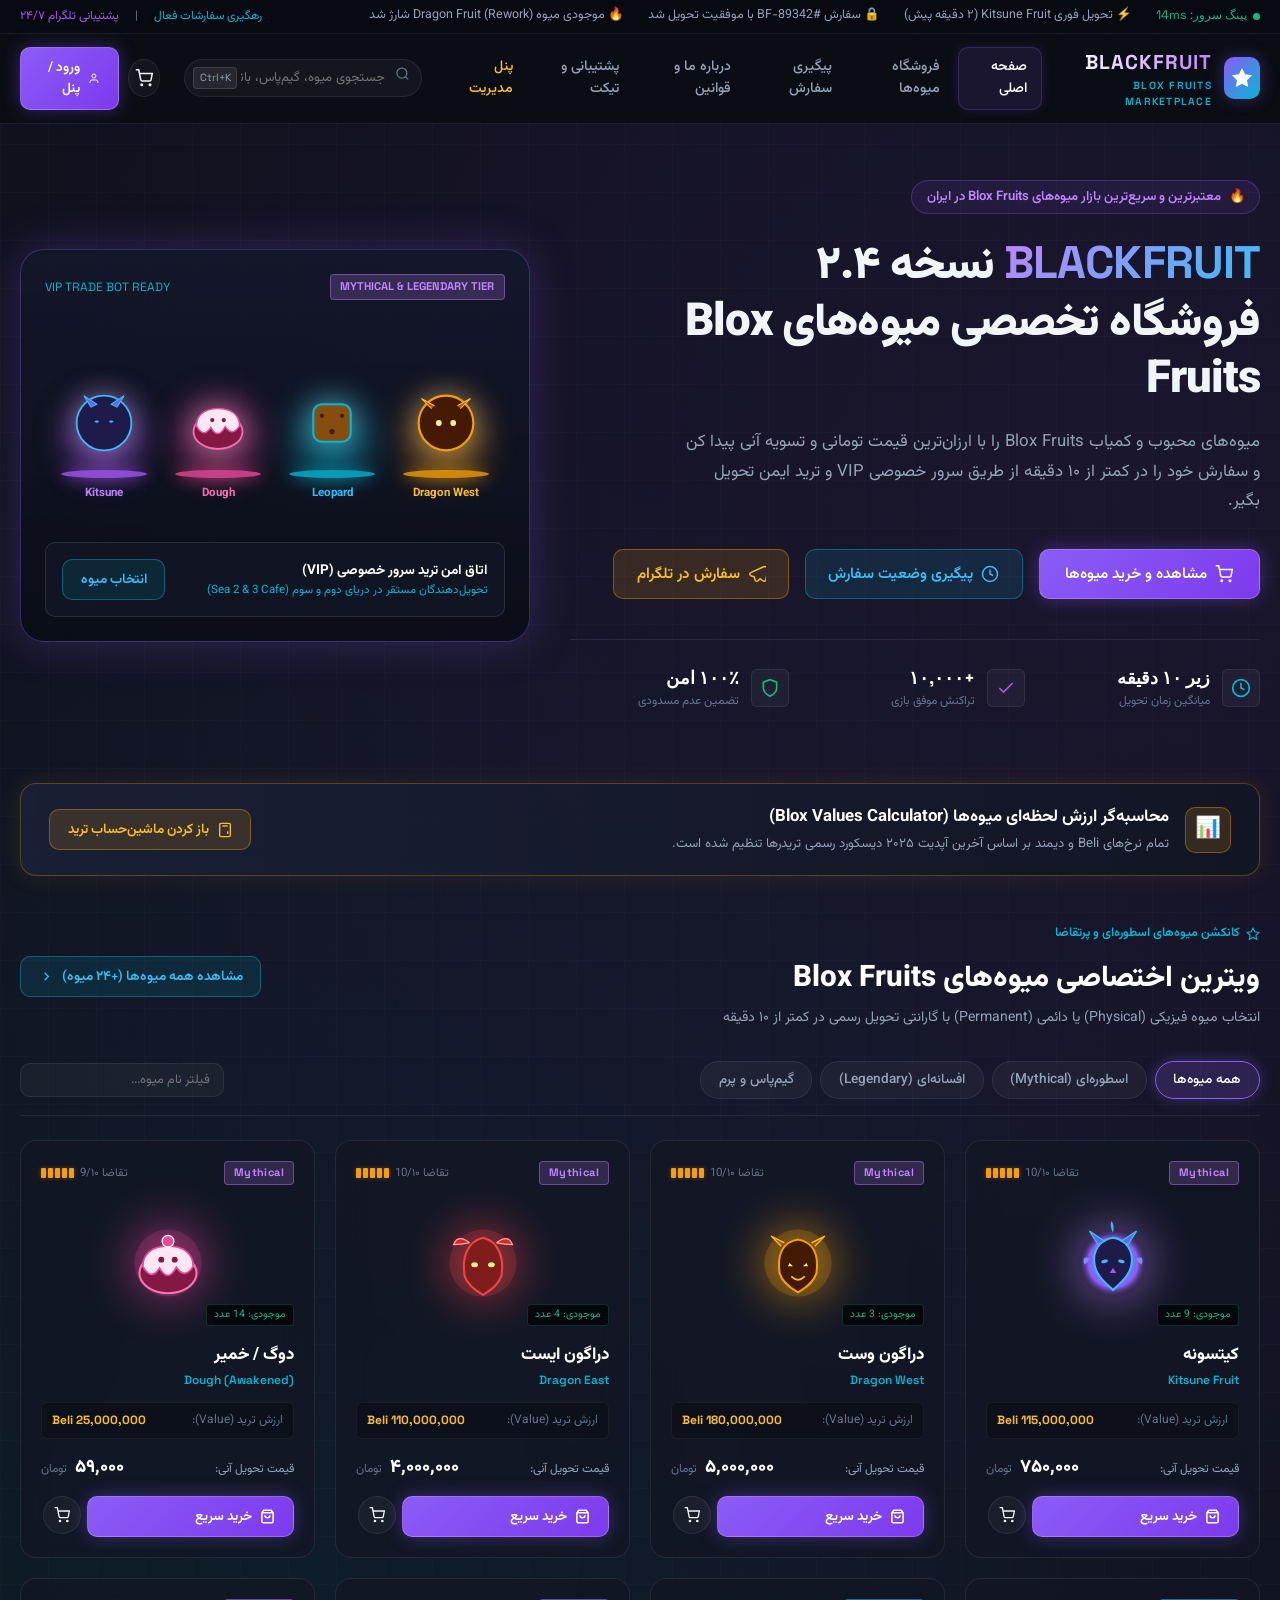
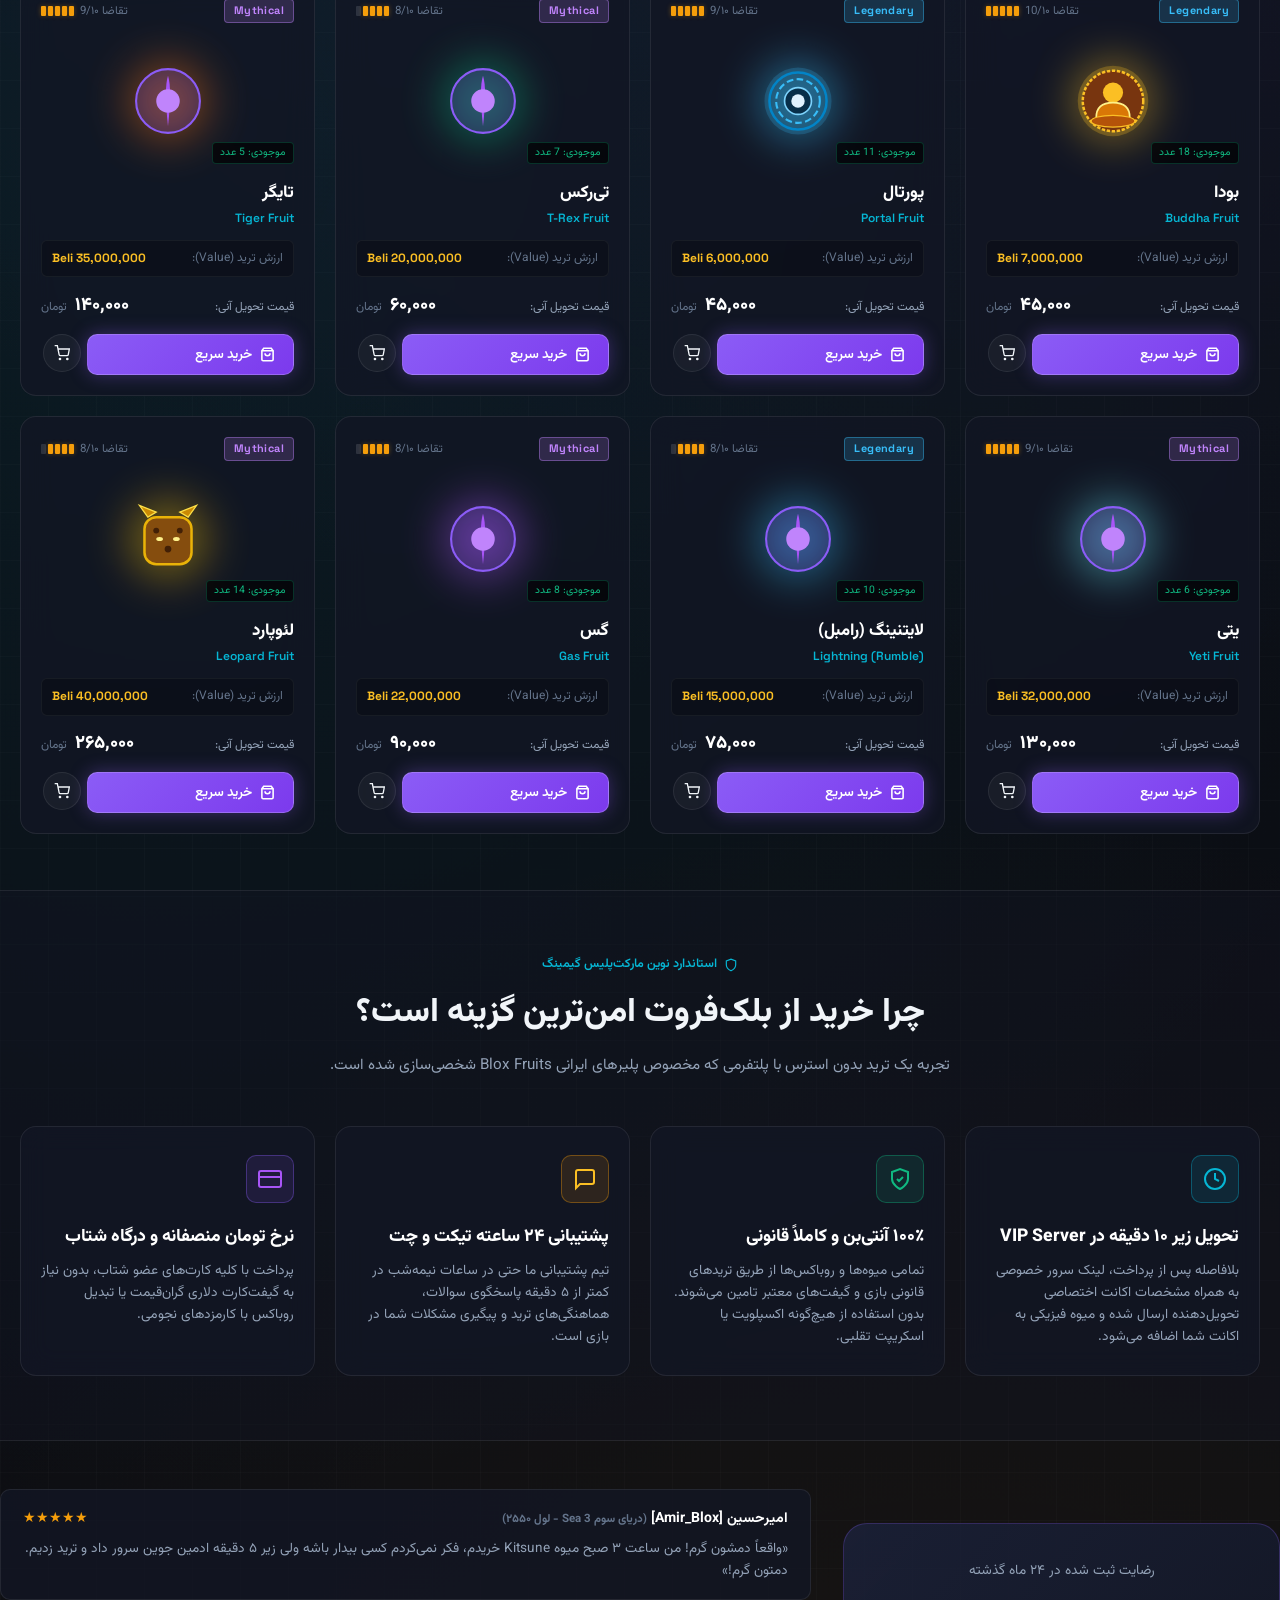
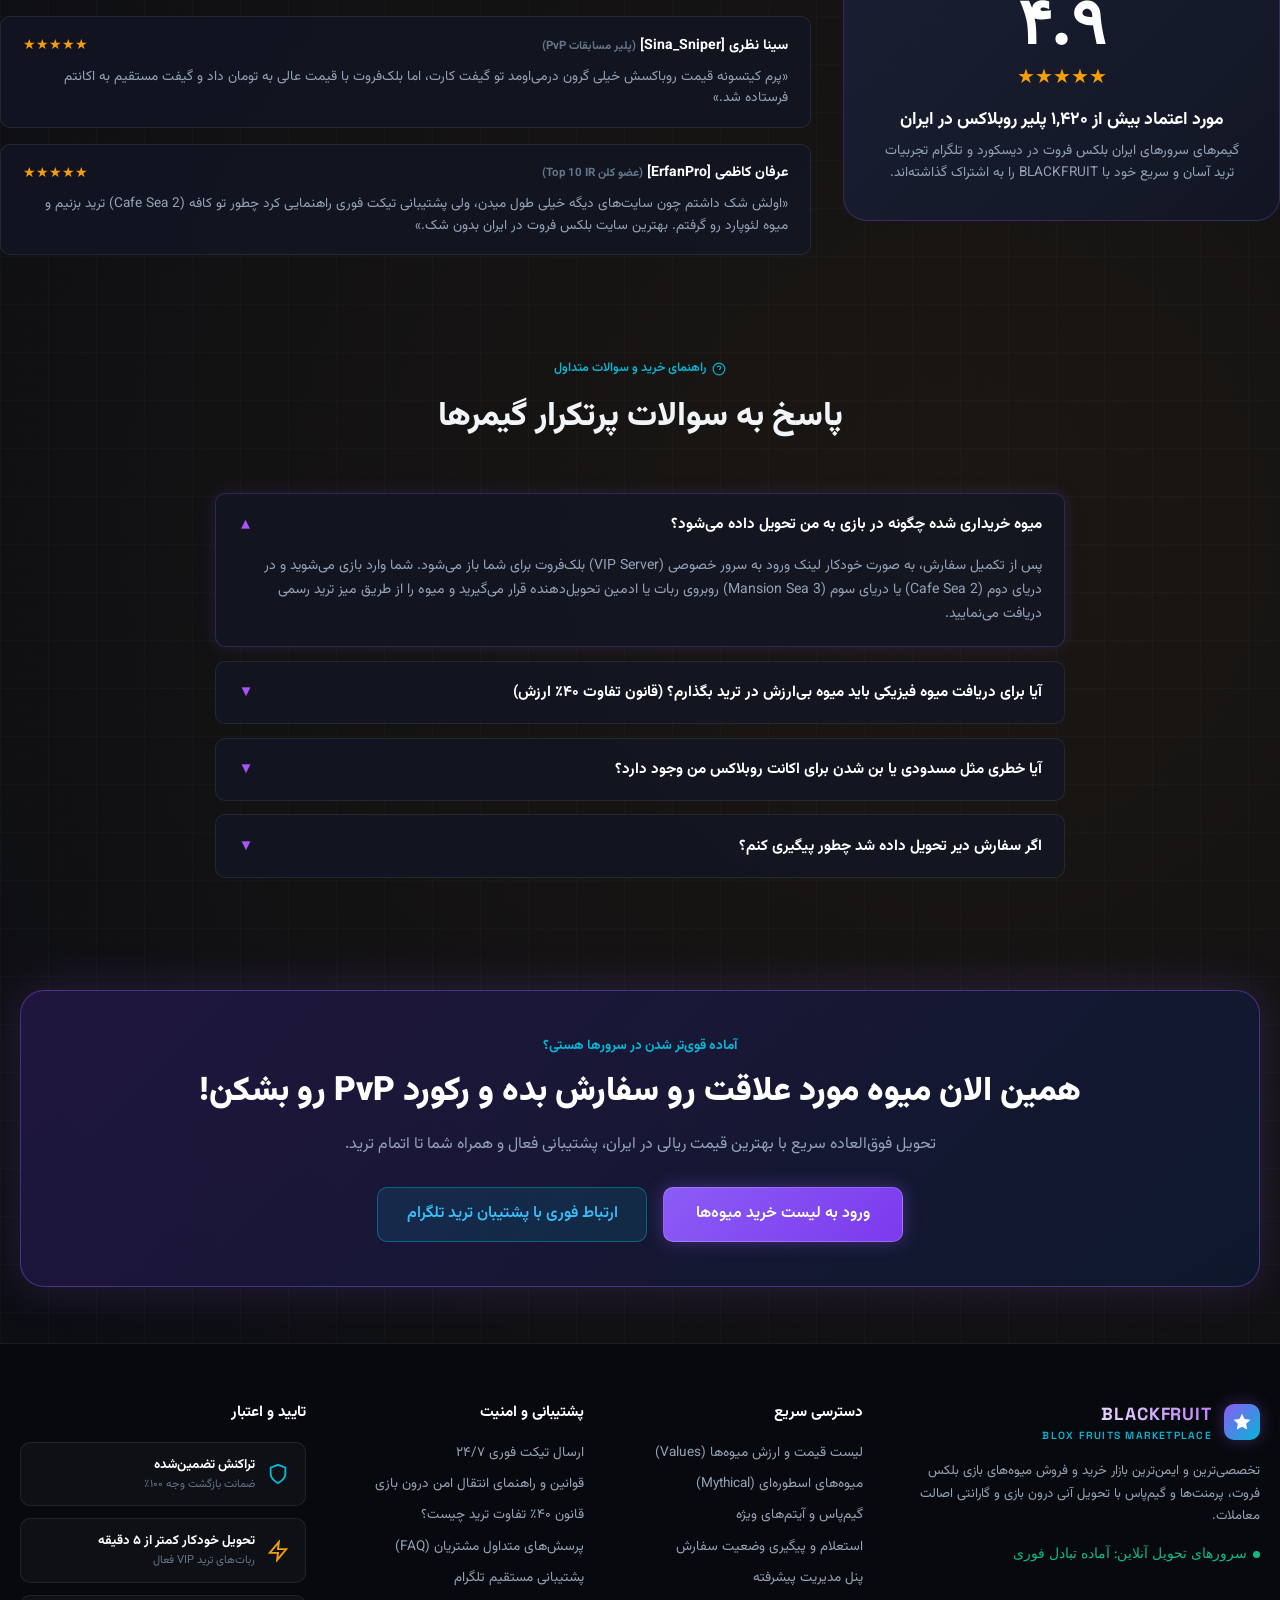
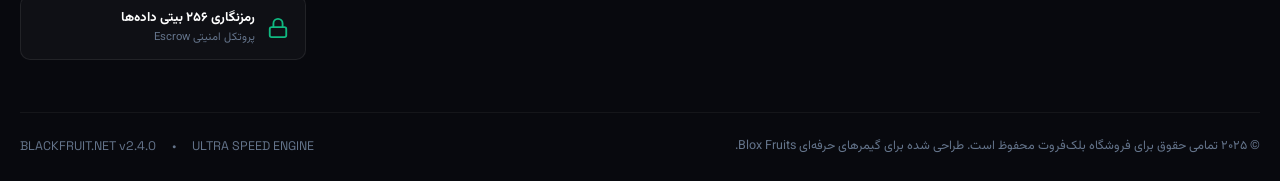
<file: index.html>
<!doctype html>
<html lang="fa" dir="rtl">
  <head>
    <meta charset="UTF-8" />
    <meta name="viewport" content="width=device-width, initial-scale=1.0" />
    <title>BlackFruit - فروشگاه تخصصی میوه‌های Blox Fruits</title>
    <meta name="description" content="فروشگاه تخصصی خرید و فروش میوه‌های Blox Fruits، تحویل آنی زیر ۱۰ دقیقه در سرور VIP، رهگیری سفارش و تسویه شتابی و تلگرام" />
    <meta property="og:title" content="BlackFruit - فروشگاه تخصصی میوه‌های Blox Fruits" />
    <meta property="og:description" content="فروشگاه تخصصی خرید و فروش میوه‌های Blox Fruits، تحویل آنی زیر ۱۰ دقیقه در سرور VIP، رهگیری سفارش و تسویه شتابی و تلگرام" />
    <meta property="og:type" content="website" />
    <meta name="twitter:card" content="summary_large_image" />
    <link rel="stylesheet" href="assets/style.css" />
  </head>
  <body>
    <!-- Top Live Status Ticker -->
    <div class="top-ticker">
      <div class="container">
        <div style="display: flex; align-items: center; justify-content: space-between;">
          <div class="ticker-content">
            <span class="ticker-ping">
              <span class="ping-dot"></span>
              <span>پینگ سرور: 14ms</span>
            </span>
            <span>⚡ تحویل فوری Kitsune Fruit (۲ دقیقه پیش)</span>
            <span>🔒 سفارش #BF-89342 با موفقیت تحویل شد</span>
            <span>🔥 موجودی میوه Dragon Fruit (Rework) شارژ شد</span>
          </div>
          <div style="display: flex; align-items: center; gap: 1rem; font-size: 0.75rem;">
            <a href="tracking.html" style="color: var(--cyan);">رهگیری سفارشات فعال</a>
            <span style="color: var(--text-dim);">|</span>
            <a href="https://t.me/blackfruit_support" target="_blank" style="color: var(--primary-light);">پشتیبانی تلگرام ۲۴/۷</a>
          </div>
        </div>
      </div>
    </div>

    <!-- Main Navigation Header -->
    <header class="header-nav">
      <div class="container">
        <div class="nav-wrapper">
          <!-- Logo Brand -->
          <a href="index.html" class="logo-brand">
            <div class="logo-icon-box">
              <svg viewBox="0 0 24 24">
                <path d="M12 2L15.09 8.26L22 9.27L17 14.14L18.18 21.02L12 17.77L5.82 21.02L7 14.14L2 9.27L8.91 8.26L12 2Z"/>
              </svg>
            </div>
            <div class="logo-text-col">
              <span class="logo-title">BLACKFRUIT</span>
              <span class="logo-sub">BLOX FRUITS MARKETPLACE</span>
            </div>
          </a>

          <!-- Nav Links -->
          <ul class="nav-links">
            <li class="nav-item active"><a href="index.html">صفحه اصلی</a></li>
            <li class="nav-item"><a href="products.html">فروشگاه میوه‌ها</a></li>
            <li class="nav-item"><a href="tracking.html">پیگیری سفارش</a></li>
            <li class="nav-item"><a href="about.html">درباره ما و قوانین</a></li>
            <li class="nav-item"><a href="contact.html">پشتیبانی و تیکت</a></li>
            <li class="nav-item"><a href="admin.html" style="color: var(--gold-light);">پنل مدیریت</a></li>
          </ul>

          <!-- Nav Search with Ctrl+K shortcut -->
          <div class="nav-search-bar">
            <input type="text" id="navSearchInput" class="nav-search-input" placeholder="جستجوی میوه، گیم‌پاس، باندل..." oninput="handleNavSearch(this.value)" />
            <span class="search-icon-pos">
              <svg width="15" height="15" viewBox="0 0 24 24" fill="none" stroke="currentColor" stroke-width="2"><circle cx="11" cy="11" r="8"></circle><line x1="21" y1="21" x2="16.65" y2="16.65"></line></svg>
            </span>
            <span class="search-shortcut-badge">Ctrl+K</span>
          </div>

          <!-- Nav Actions (Cart & Login) -->
          <div class="nav-actions">
            <button class="btn-icon-round" onclick="toggleCartDrawer(true)" title="سبد خرید">
              <svg width="18" height="18" viewBox="0 0 24 24" fill="none" stroke="currentColor" stroke-width="2"><circle cx="9" cy="21" r="1"></circle><circle cx="20" cy="21" r="1"></circle><path d="M1 1h4l2.68 13.39a2 2 0 0 0 2 1.61h9.72a2 2 0 0 0 2-1.61L23 6H6"></path></svg>
              <span class="cart-counter">0</span>
            </button>
            <a href="admin.html" class="btn-primary-glow">
              <svg width="15" height="15" viewBox="0 0 24 24" fill="none" stroke="currentColor" stroke-width="2"><path d="M20 21v-2a4 4 0 0 0-4-4H8a4 4 0 0 0-4 4v2"></path><circle cx="12" cy="7" r="4"></circle></svg>
              <span>ورود / پنل</span>
            </a>
          </div>
        </div>
      </div>
    </header>

    <!-- Hero Section with Cyber Holographic Display -->
    <section class="hero-section">
      <div class="container">
        <div class="hero-grid">
          <!-- Text and CTA Col -->
          <div class="hero-text-col">
            <div class="hero-tag">
              <span style="color: var(--gold);">🔥</span>
              <span>معتبرترین و سریع‌ترین بازار میوه‌های Blox Fruits در ایران</span>
            </div>
            <h1 class="hero-title">
              <span class="brand-accent">BLACKFRUIT</span> نسخه ۲.۴<br />
              فروشگاه تخصصی میوه‌های Blox Fruits
            </h1>
            <p class="hero-desc">
              میوه‌های محبوب و کمیاب Blox Fruits را با ارزان‌ترین قیمت تومانی و تسویه آنی پیدا کن و سفارش خود را در کمتر از ۱۰ دقیقه از طریق سرور خصوصی VIP و ترید ایمن تحویل بگیر.
            </p>
            <div class="hero-btn-row">
              <a href="products.html" class="btn-primary-glow" style="padding: 0.75rem 1.6rem; font-size: 0.95rem;">
                <svg width="18" height="18" viewBox="0 0 24 24" fill="none" stroke="currentColor" stroke-width="2"><circle cx="9" cy="21" r="1"></circle><circle cx="20" cy="21" r="1"></circle><path d="M1 1h4l2.68 13.39a2 2 0 0 0 2 1.61h9.72a2 2 0 0 0 2-1.61L23 6H6"></path></svg>
                <span>مشاهده و خرید میوه‌ها</span>
              </a>
              <a href="tracking.html" class="btn-cyan-glow" style="padding: 0.75rem 1.4rem; font-size: 0.95rem;">
                <svg width="18" height="18" viewBox="0 0 24 24" fill="none" stroke="currentColor" stroke-width="2"><circle cx="12" cy="12" r="10"></circle><polyline points="12 6 12 12 16 14"></polyline></svg>
                <span>پیگیری وضعیت سفارش</span>
              </a>
              <a href="https://t.me/blackfruit_support" target="_blank" class="btn-gold-glow" style="padding: 0.75rem 1.4rem; font-size: 0.95rem;">
                <svg width="18" height="18" viewBox="0 0 24 24" fill="none" stroke="currentColor" stroke-width="2"><path d="M21.198 2.433a2.242 2.242 0 0 0-1.022.215l-16.5 7.5a2.25 2.25 0 0 0 .126 4.137l4.35 1.45 1.5 4.5a2.25 2.25 0 0 0 3.738.742l2.67-2.67 4.14 3.03a2.25 2.25 0 0 0 3.528-1.428l3-15a2.25 2.25 0 0 0-2.53-2.476z"/></svg>
                <span>سفارش در تلگرام</span>
              </a>
            </div>

            <!-- Trust Metrics -->
            <div class="hero-stats-row">
              <div class="hero-stat-card">
                <div class="stat-icon">
                  <svg width="20" height="20" viewBox="0 0 24 24" fill="none" stroke="currentColor" stroke-width="2"><circle cx="12" cy="12" r="10"></circle><polyline points="12 6 12 12 16 14"></polyline></svg>
                </div>
                <div class="stat-info">
                  <div class="stat-num">زیر ۱۰ دقیقه</div>
                  <div class="stat-lbl">میانگین زمان تحویل</div>
                </div>
              </div>
              <div class="hero-stat-card">
                <div class="stat-icon" style="color: var(--primary-light);">
                  <svg width="20" height="20" viewBox="0 0 24 24" fill="none" stroke="currentColor" stroke-width="2"><polyline points="20 6 9 17 4 12"></polyline></svg>
                </div>
                <div class="stat-info">
                  <div class="stat-num">+۱۰,۰۰۰</div>
                  <div class="stat-lbl">تراکنش موفق بازی</div>
                </div>
              </div>
              <div class="hero-stat-card">
                <div class="stat-icon" style="color: var(--emerald);">
                  <svg width="20" height="20" viewBox="0 0 24 24" fill="none" stroke="currentColor" stroke-width="2"><path d="M12 22s8-4 8-10V5l-8-3-8 3v7c0 6 8 10 8 10z"></path></svg>
                </div>
                <div class="stat-info">
                  <div class="stat-num">۱۰۰٪ امن</div>
                  <div class="stat-lbl">تضمین عدم مسدودی</div>
                </div>
              </div>
            </div>
          </div>

          <!-- Left Hologram Fruit Pedestal Showcase (Matching Image 1) -->
          <div class="pedestal-display-box">
            <div class="pedestal-header-bar">
              <span class="pedestal-badge">MYTHICAL & LEGENDARY TIER</span>
              <span style="font-size: 0.75rem; color: var(--cyan); font-family: var(--font-en);">VIP TRADE BOT READY</span>
            </div>

            <div class="fruits-row-hologram">
              <!-- Dragon -->
              <div class="holo-fruit-item" onclick="openOrderModal('dragon-west')">
                <div class="holo-glow-halo" style="background: #f59e0b;"></div>
                <div class="holo-img">
                  <svg viewBox="0 0 100 100" style="width: 72px; height: 72px;">
                    <circle cx="50" cy="50" r="38" fill="#451a03" stroke="#f59e0b" stroke-width="3"/>
                    <path d="M30 30 L16 16 L34 26" fill="#b45309" stroke="#fbbf24" stroke-width="1.5" />
                    <path d="M70 30 L84 16 L66 26" fill="#b45309" stroke="#fbbf24" stroke-width="1.5" />
                    <circle cx="40" cy="50" r="4" fill="#fef08a"/>
                    <circle cx="60" cy="50" r="4" fill="#fef08a"/>
                  </svg>
                </div>
                <div class="holo-pedestal-platform" style="background: #f59e0b; box-shadow: 0 0 16px #f59e0b;"></div>
                <div style="font-size: 0.72rem; font-weight: 700; color: #fbbf24; margin-top: 0.4rem;">Dragon West</div>
              </div>

              <!-- Leopard -->
              <div class="holo-fruit-item" onclick="openOrderModal('leopard')">
                <div class="holo-glow-halo" style="background: #06b6d4;"></div>
                <div class="holo-img">
                  <svg viewBox="0 0 100 100" style="width: 72px; height: 72px;">
                    <rect x="24" y="24" width="52" height="52" rx="12" fill="#854d0e" stroke="#06b6d4" stroke-width="3"/>
                    <circle cx="36" cy="40" r="3" fill="#422006" />
                    <circle cx="64" cy="40" r="3" fill="#422006" />
                    <circle cx="50" cy="62" r="3.5" fill="#422006" />
                  </svg>
                </div>
                <div class="holo-pedestal-platform" style="background: #06b6d4; box-shadow: 0 0 16px #06b6d4;"></div>
                <div style="font-size: 0.72rem; font-weight: 700; color: #38bdf8; margin-top: 0.4rem;">Leopard</div>
              </div>

              <!-- Dough -->
              <div class="holo-fruit-item" onclick="openOrderModal('dough')">
                <div class="holo-glow-halo" style="background: #ec4899;"></div>
                <div class="holo-img">
                  <svg viewBox="0 0 100 100" style="width: 72px; height: 72px;">
                    <ellipse cx="50" cy="62" rx="34" ry="24" fill="#831843" stroke="#f472b6" stroke-width="2.5"/>
                    <path d="M20 54 Q30 72 40 56 Q50 74 60 55 Q70 70 80 54 C80 40 70 30 50 30 C30 30 20 40 20 54 Z" fill="#fce7f3" stroke="#ec4899" stroke-width="2"/>
                    <circle cx="42" cy="46" r="3" fill="#831843" />
                    <circle cx="58" cy="46" r="3" fill="#831843" />
                  </svg>
                </div>
                <div class="holo-pedestal-platform" style="background: #ec4899; box-shadow: 0 0 16px #ec4899;"></div>
                <div style="font-size: 0.72rem; font-weight: 700; color: #f472b6; margin-top: 0.4rem;">Dough</div>
              </div>

              <!-- Kitsune -->
              <div class="holo-fruit-item" onclick="openOrderModal('kitsune')">
                <div class="holo-glow-halo" style="background: #a855f7;"></div>
                <div class="holo-img">
                  <svg viewBox="0 0 100 100" style="width: 72px; height: 72px;">
                    <circle cx="50" cy="50" r="38" fill="#1e1b4b" stroke="#38bdf8" stroke-width="2.5"/>
                    <polygon points="32,28 22,12 40,24" fill="#6366f1" stroke="#38bdf8" stroke-width="1.5" />
                    <polygon points="68,28 78,12 60,24" fill="#6366f1" stroke="#38bdf8" stroke-width="1.5" />
                    <ellipse cx="40" cy="48" rx="3" ry="1.5" fill="#38bdf8" />
                    <ellipse cx="60" cy="48" rx="3" ry="1.5" fill="#38bdf8" />
                  </svg>
                </div>
                <div class="holo-pedestal-platform" style="background: #a855f7; box-shadow: 0 0 16px #a855f7;"></div>
                <div style="font-size: 0.72rem; font-weight: 700; color: #c084fc; margin-top: 0.4rem;">Kitsune</div>
              </div>
            </div>

            <!-- Pedestal Footer -->
            <div class="pedestal-base-stand">
              <div>
                <div class="stand-info-title">اتاق امن ترید سرور خصوصی (VIP)</div>
                <div class="stand-info-sub">تحویل‌دهندگان مستقر در دریای دوم و سوم (Sea 2 & 3 Cafe)</div>
              </div>
              <button class="btn-cyan-glow" onclick="openOrderModal('kitsune')">
                انتخاب میوه
              </button>
            </div>
          </div>
        </div>
      </div>
    </section>

    <!-- Blox Values Live Calculator Section -->
    <div class="container">
      <div class="calculator-banner">
        <div class="calc-left-col">
          <div class="calc-icon-badge">📊</div>
          <div>
            <div class="calc-title">محاسبه‌گر ارزش لحظه‌ای میوه‌ها (Blox Values Calculator)</div>
            <div class="calc-desc">تمام نرخ‌های Beli و دیمند بر اساس آخرین آپدیت ۲۰۲۵ دیسکورد رسمی تریدرها تنظیم شده است.</div>
          </div>
        </div>
        <button class="btn-gold-glow" onclick="openCalculatorModal()">
          <svg width="16" height="16" viewBox="0 0 24 24" fill="none" stroke="currentColor" stroke-width="2"><rect x="4" y="2" width="16" height="20" rx="2"></rect><line x1="8" y1="6" x2="16" y2="6"></line><line x1="16" y1="14" x2="16" y2="18"></line><path d="M16 10h.01"></path><path d="M12 10h.01"></path><path d="M8 10h.01"></path><path d="M12 14h.01"></path><path d="M8 14h.01"></path><path d="M12 18h.01"></path><path d="M8 18h.01"></path></svg>
          <span>باز کردن ماشین‌حساب ترید</span>
        </button>
      </div>
    </div>

    <!-- Featured Showcase Catalog -->
    <section class="container" style="padding-top: 1rem;">
      <div style="display: flex; align-items: center; justify-content: space-between; flex-wrap: wrap; gap: 1rem;">
        <div>
          <span class="section-tag">
            <svg width="14" height="14" viewBox="0 0 24 24" fill="none" stroke="currentColor" stroke-width="2"><polygon points="12 2 15.09 8.26 22 9.27 17 14.14 18.18 21.02 12 17.77 5.82 21.02 7 14.14 2 9.27 8.91 8.26 12 2"></polygon></svg>
            کانکشن میوه‌های اسطوره‌ای و پرتقاضا
          </span>
          <h2 style="font-size: 1.85rem; font-weight: 800; color: #fff;">ویترین اختصاصی میوه‌های Blox Fruits</h2>
          <p style="color: var(--text-muted); font-size: 0.88rem; margin-top: 0.2rem;">انتخاب میوه فیزیکی (Physical) یا دائمی (Permanent) با گارانتی تحویل رسمی در کمتر از ۱۰ دقیقه</p>
        </div>
        <a href="products.html" class="btn-cyan-glow">
          <span>مشاهده همه میوه‌ها (+۲۴ میوه)</span>
          <svg width="15" height="15" viewBox="0 0 24 24" fill="none" stroke="currentColor" stroke-width="2"><polyline points="9 18 15 12 9 6"></polyline></svg>
        </a>
      </div>

      <!-- Category Filter Tabs -->
      <div class="filter-tabs-row">
        <div class="tab-pills-list">
          <button class="filter-pill active" data-cat="all">همه میوه‌ها</button>
          <button class="filter-pill" data-cat="mythical">اسطوره‌ای (Mythical)</button>
          <button class="filter-pill" data-cat="legendary">افسانه‌ای (Legendary)</button>
          <button class="filter-pill" data-cat="perm">گیم‌پاس و پرم</button>
        </div>
        <div style="display: flex; align-items: center; gap: 0.5rem;">
          <input type="text" id="catalogSearchInput" class="form-control" style="max-width: 240px; padding: 0.4rem 0.8rem; font-size: 0.8rem;" placeholder="فیلتر نام میوه..." />
        </div>
      </div>

      <!-- Products Grid -->
      <div id="productsGrid" class="products-grid">
        <!-- Rendered dynamically by assets/app.js -->
      </div>
    </section>

    <!-- Why BlackFruit Section (Matching Stitch Image 2) -->
    <section class="features-section" style="background: rgba(18, 22, 36, 0.4); border-top: 1px solid var(--border-subtle); border-bottom: 1px solid var(--border-subtle);">
      <div class="container">
        <div class="section-header-center">
          <div class="section-tag">
            <svg width="14" height="14" viewBox="0 0 24 24" fill="none" stroke="currentColor" stroke-width="2"><path d="M12 22s8-4 8-10V5l-8-3-8 3v7c0 6 8 10 8 10z"></path></svg>
            استاندارد نوین مارکت‌پلیس گیمینگ
          </div>
          <h2 class="section-title">چرا خرید از بلک‌فروت امن‌ترین گزینه است؟</h2>
          <p class="section-subtitle">تجربه یک ترید بدون استرس با پلتفرمی که مخصوص پلیرهای ایرانی Blox Fruits شخصی‌سازی شده است.</p>
        </div>

        <div class="pillars-grid">
          <!-- Pillar 1 -->
          <div class="pillar-card">
            <div class="pillar-icon-box">
              <svg width="24" height="24" viewBox="0 0 24 24" fill="none" stroke="currentColor" stroke-width="2"><circle cx="12" cy="12" r="10"></circle><polyline points="12 6 12 12 16 14"></polyline></svg>
            </div>
            <div class="pillar-title">تحویل زیر ۱۰ دقیقه در VIP Server</div>
            <div class="pillar-desc">بلافاصله پس از پرداخت، لینک سرور خصوصی به همراه مشخصات اکانت اختصاصی تحویل‌دهنده ارسال شده و میوه فیزیکی به اکانت شما اضافه می‌شود.</div>
          </div>

          <!-- Pillar 2 -->
          <div class="pillar-card">
            <div class="pillar-icon-box" style="color: var(--emerald); background: rgba(16, 185, 129, 0.12); border-color: rgba(16, 185, 129, 0.35);">
              <svg width="24" height="24" viewBox="0 0 24 24" fill="none" stroke="currentColor" stroke-width="2"><path d="M12 22s8-4 8-10V5l-8-3-8 3v7c0 6 8 10 8 10z"></path><polyline points="9 12 11 14 15 10"></polyline></svg>
            </div>
            <div class="pillar-title">۱۰۰٪ آنتی‌بن و کاملاً قانونی</div>
            <div class="pillar-desc">تمامی میوه‌ها و روباکس‌ها از طریق تریدهای قانونی بازی و گیفت‌های معتبر تامین می‌شوند. بدون استفاده از هیچ‌گونه اکسپلویت یا اسکریپت تقلبی.</div>
          </div>

          <!-- Pillar 3 -->
          <div class="pillar-card">
            <div class="pillar-icon-box" style="color: var(--gold-light); background: rgba(245, 158, 11, 0.12); border-color: rgba(245, 158, 11, 0.35);">
              <svg width="24" height="24" viewBox="0 0 24 24" fill="none" stroke="currentColor" stroke-width="2"><path d="M21 15a2 2 0 0 1-2 2H7l-4 4V5a2 2 0 0 1 2-2h14a2 2 0 0 1 2 2z"></path></svg>
            </div>
            <div class="pillar-title">پشتیبانی ۲۴ ساعته تیکت و چت</div>
            <div class="pillar-desc">تیم پشتیبانی ما حتی در ساعات نیمه‌شب در کمتر از ۵ دقیقه پاسخگوی سوالات، هماهنگی‌های ترید و پیگیری مشکلات شما در بازی است.</div>
          </div>

          <!-- Pillar 4 -->
          <div class="pillar-card">
            <div class="pillar-icon-box" style="color: var(--primary-light); background: rgba(139, 92, 246, 0.12); border-color: rgba(139, 92, 246, 0.35);">
              <svg width="24" height="24" viewBox="0 0 24 24" fill="none" stroke="currentColor" stroke-width="2"><rect x="1" y="4" width="22" height="16" rx="2" ry="2"></rect><line x1="1" y1="10" x2="23" y2="10"></line></svg>
            </div>
            <div class="pillar-title">نرخ تومان منصفانه و درگاه شتاب</div>
            <div class="pillar-desc">پرداخت با کلیه کارت‌های عضو شتاب، بدون نیاز به گیفت‌کارت دلاری گران‌قیمت یا تبدیل روباکس با کارمزدهای نجومی.</div>
          </div>
        </div>
      </div>
    </section>

    <!-- Social Proof and Gamer Reviews -->
    <section class="reviews-section container">
      <div class="reviews-grid">
        <div class="reviews-stat-panel">
          <div style="font-size: 0.85rem; color: var(--text-muted); margin-bottom: 0.5rem;">رضایت ثبت شده در ۲۴ ماه گذشته</div>
          <div class="score-big">۴.۹</div>
          <div class="stars-row">★★★★★</div>
          <div style="font-size: 1.1rem; font-weight: 700; color: #fff; margin-bottom: 0.4rem;">مورد اعتماد بیش از ۱,۴۲۰ پلیر روبلاکس در ایران</div>
          <div class="rating-stat-desc">گیمرهای سرورهای ایران بلکس فروت در دیسکورد و تلگرام تجربیات ترید آسان و سریع خود با BLACKFRUIT را به اشتراک گذاشته‌اند.</div>
        </div>

        <div class="reviews-cards-list">
          <div class="review-card">
            <div class="review-header">
              <span class="review-author">امیرحسین [Amir_Blox] <span style="font-size: 0.72rem; color: var(--text-dim);">(دریای سوم Sea 3 - لول ۲۵۵۰)</span></span>
              <span style="color: var(--gold); font-size: 0.85rem;">★★★★★</span>
            </div>
            <div class="review-quote">«واقعاً دمشون گرم! من ساعت ۳ صبح میوه Kitsune خریدم، فکر نمی‌کردم کسی بیدار باشه ولی زیر ۵ دقیقه ادمین جوین سرور داد و ترید زدیم. دمتون گرم!»</div>
          </div>

          <div class="review-card">
            <div class="review-header">
              <span class="review-author">سینا نظری [Sina_Sniper] <span style="font-size: 0.72rem; color: var(--text-dim);">(پلیر مسابقات PvP)</span></span>
              <span style="color: var(--gold); font-size: 0.85rem;">★★★★★</span>
            </div>
            <div class="review-quote">«پرم کیتسونه قیمت روباکسش خیلی گرون درمی‌اومد تو گیفت کارت، اما بلک‌فروت با قیمت عالی به تومان داد و گیفت مستقیم به اکانتم فرستاده شد.»</div>
          </div>

          <div class="review-card">
            <div class="review-header">
              <span class="review-author">عرفان کاظمی [ErfanPro] <span style="font-size: 0.72rem; color: var(--text-dim);">(عضو کلن Top 10 IR)</span></span>
              <span style="color: var(--gold); font-size: 0.85rem;">★★★★★</span>
            </div>
            <div class="review-quote">«اولش شک داشتم چون سایت‌های دیگه خیلی طول میدن، ولی پشتیبانی تیکت فوری راهنمایی کرد چطور تو کافه (Cafe Sea 2) ترید بزنیم و میوه لئوپارد رو گرفتم. بهترین سایت بلکس فروت در ایران بدون شک.»</div>
          </div>
        </div>
      </div>
    </section>

    <!-- FAQ Accordion (Matching Stitch Image 2) -->
    <section class="faq-section container">
      <div class="section-header-center">
        <div class="section-tag">
          <svg width="14" height="14" viewBox="0 0 24 24" fill="none" stroke="currentColor" stroke-width="2"><circle cx="12" cy="12" r="10"></circle><path d="M9.09 9a3 3 0 0 1 5.83 1c0 2-3 3-3 3"></path><line x1="12" y1="17" x2="12.01" y2="17"></line></svg>
          راهنمای خرید و سوالات متداول
        </div>
        <h2 class="section-title">پاسخ به سوالات پرتکرار گیمرها</h2>
      </div>

      <div class="faq-list">
        <div class="faq-item open">
          <div class="faq-question">
            <span>میوه خریداری شده چگونه در بازی به من تحویل داده می‌شود؟</span>
            <span class="faq-toggle-icon">▼</span>
          </div>
          <div class="faq-answer">
            پس از تکمیل سفارش، به صورت خودکار لینک ورود به سرور خصوصی (VIP Server) بلک‌فروت برای شما باز می‌شود. شما وارد بازی می‌شوید و در دریای دوم (Cafe Sea 2) یا دریای سوم (Mansion Sea 3) روبروی ربات یا ادمین تحویل‌دهنده قرار می‌گیرید و میوه را از طریق میز ترید رسمی دریافت می‌نمایید.
          </div>
        </div>

        <div class="faq-item">
          <div class="faq-question">
            <span>آیا برای دریافت میوه فیزیکی باید میوه بی‌ارزش در ترید بگذارم؟ (قانون تفاوت ۴۰٪ ارزش)</span>
            <span class="faq-toggle-icon">▼</span>
          </div>
          <div class="faq-answer">
            بله! طبق قوانین بازی Blox Fruits برای جلوگیری از تقلب، اختلاف ارزش Beli دو طرف ترید نباید بیشتر از ۴۰٪ باشد. شما می‌توانید از میوه‌های کم‌ارزش موجود در کوله‌پشتی خود (مثل Love, Spider, Quake یا هر میوه معمولی) استفاده کنید تا بالانس تکمیل شود. در صورت نداشتن میوه، ادمین پشتیبان به شما راهکار جایگزین خواهد داد.
          </div>
        </div>

        <div class="faq-item">
          <div class="faq-question">
            <span>آیا خطری مثل مسدودی یا بن شدن برای اکانت روبلاکس من وجود دارد؟</span>
            <span class="faq-toggle-icon">▼</span>
          </div>
          <div class="faq-answer">
            خیر، به هیچ وجه! تمامی میوه‌ها کاملاً فیزیکی و قانونی داخل بازی ذخیره شده‌اند و ترید از طریق مکانیزم رسمی خود گیم Blox Fruits انجام می‌پذیرد. ما هیچ‌گاه یوزرنیم و پسوورد اکانت شما را نمی‌خواهیم و تنها نام کاربری برای ارسال اینوایت سرور کافی است.
          </div>
        </div>

        <div class="faq-item">
          <div class="faq-question">
            <span>اگر سفارش دیر تحویل داده شد چطور پیگیری کنم؟</span>
            <span class="faq-toggle-icon">▼</span>
          </div>
          <div class="faq-answer">
            شما با داشتن کد سفارش (مثلاً #BF-829431) می‌توانید به بخش «پیگیری سفارش» مراجعه کنید و وضعیت لحظه‌ای ترید و نام ادمین را ببینید یا مستقیماً به پشتیبانی تلگرام پیام دهید تا در اولویت فوری بررسی شود.
          </div>
        </div>
      </div>
    </section>

    <!-- Bottom Urgent CTA Banner -->
    <div class="container">
      <div class="cta-banner-box">
        <div style="font-size: 0.85rem; color: var(--cyan); margin-bottom: 0.6rem; font-weight: 700;">آماده قوی‌تر شدن در سرورها هستی؟</div>
        <h2 class="cta-banner-title">همین الان میوه مورد علاقت رو سفارش بده و رکورد PvP رو بشکن!</h2>
        <p class="cta-banner-desc">تحویل فوق‌العاده سریع با بهترین قیمت ریالی در ایران، پشتیبانی فعال و همراه شما تا اتمام ترید.</p>
        <div class="cta-btn-group">
          <a href="products.html" class="btn-primary-glow" style="padding: 0.85rem 2rem; font-size: 1rem;">
            ورود به لیست خرید میوه‌ها
          </a>
          <a href="https://t.me/blackfruit_support" target="_blank" class="btn-cyan-glow" style="padding: 0.85rem 1.8rem; font-size: 1rem;">
            ارتباط فوری با پشتیبان ترید تلگرام
          </a>
        </div>
      </div>
    </div>

    <!-- Main Footer -->
    <footer class="site-footer">
      <div class="container">
        <div class="footer-grid">
          <div>
            <div class="logo-brand" style="margin-bottom: 1rem;">
              <div class="logo-icon-box" style="width: 36px; height: 36px;">
                <svg viewBox="0 0 24 24" style="width: 20px; height: 20px;"><path d="M12 2L15.09 8.26L22 9.27L17 14.14L18.18 21.02L12 17.77L5.82 21.02L7 14.14L2 9.27L8.91 8.26L12 2Z"/></svg>
              </div>
              <div class="logo-text-col">
                <span class="logo-title" style="font-size: 1.1rem;">BLACKFRUIT</span>
                <span class="logo-sub">BLOX FRUITS MARKETPLACE</span>
              </div>
            </div>
            <p style="font-size: 0.82rem; line-height: 1.7; color: var(--text-muted); margin-bottom: 1rem;">
              تخصصی‌ترین و ایمن‌ترین بازار خرید و فروش میوه‌های بازی بلکس فروت، پرمنت‌ها و گیم‌پاس با تحویل آنی درون بازی و گارانتی اصالت معاملات.
            </p>
            <div class="ticker-ping">
              <span class="ping-dot"></span>
              <span>سرورهای تحویل آنلاین: آماده تبادل فوری</span>
            </div>
          </div>

          <div>
            <div class="footer-col-title">دسترسی سریع</div>
            <ul class="footer-links-list">
              <li><a href="products.html">لیست قیمت و ارزش میوه‌ها (Values)</a></li>
              <li><a href="products.html?cat=mythical">میوه‌های اسطوره‌ای (Mythical)</a></li>
              <li><a href="products.html?cat=perm">گیم‌پاس و آیتم‌های ویژه</a></li>
              <li><a href="tracking.html">استعلام و پیگیری وضعیت سفارش</a></li>
              <li><a href="admin.html">پنل مدیریت پیشرفته</a></li>
            </ul>
          </div>

          <div>
            <div class="footer-col-title">پشتیبانی و امنیت</div>
            <ul class="footer-links-list">
              <li><a href="contact.html">ارسال تیکت فوری ۲۴/۷</a></li>
              <li><a href="about.html">قوانین و راهنمای انتقال امن درون بازی</a></li>
              <li><a href="about.html#trade-rule">قانون ۴۰٪ تفاوت ترید چیست؟</a></li>
              <li><a href="about.html#faq">پرسش‌های متداول مشتریان (FAQ)</a></li>
              <li><a href="https://t.me/blackfruit_support">پشتیبانی مستقیم تلگرام</a></li>
            </ul>
          </div>

          <div>
            <div class="footer-col-title">تایید و اعتبار</div>
            <div class="security-badge-box">
              <svg width="22" height="22" viewBox="0 0 24 24" fill="none" stroke="currentColor" stroke-width="2" style="color: var(--cyan);"><path d="M12 22s8-4 8-10V5l-8-3-8 3v7c0 6 8 10 8 10z"></path></svg>
              <div>
                <div style="font-size: 0.82rem; font-weight: 700; color: #fff;">تراکنش تضمین‌شده</div>
                <div style="font-size: 0.7rem; color: var(--text-dim);">ضمانت بازگشت وجه ۱۰۰٪</div>
              </div>
            </div>
            <div class="security-badge-box">
              <svg width="22" height="22" viewBox="0 0 24 24" fill="none" stroke="currentColor" stroke-width="2" style="color: var(--gold);"><polygon points="13 2 3 14 12 14 11 22 21 10 12 10 13 2"></polygon></svg>
              <div>
                <div style="font-size: 0.82rem; font-weight: 700; color: #fff;">تحویل خودکار کمتر از ۵ دقیقه</div>
                <div style="font-size: 0.7rem; color: var(--text-dim);">ربات‌های ترید VIP فعال</div>
              </div>
            </div>
            <div class="security-badge-box">
              <svg width="22" height="22" viewBox="0 0 24 24" fill="none" stroke="currentColor" stroke-width="2" style="color: var(--emerald);"><rect x="3" y="11" width="18" height="11" rx="2" ry="2"></rect><path d="M7 11V7a5 5 0 0 1 10 0v4"></path></svg>
              <div>
                <div style="font-size: 0.82rem; font-weight: 700; color: #fff;">رمزنگاری ۲۵۶ بیتی داده‌ها</div>
                <div style="font-size: 0.7rem; color: var(--text-dim);">پروتکل امنیتی Escrow</div>
              </div>
            </div>
          </div>
        </div>

        <div class="footer-bottom-bar">
          <div>
            © ۲۰۲۵ تمامی حقوق برای فروشگاه بلک‌فروت محفوظ است. طراحی شده برای گیمرهای حرفه‌ای Blox Fruits.
          </div>
          <div style="display: flex; gap: 1rem; font-family: var(--font-en);">
            <span>ULTRA SPEED ENGINE</span>
            <span>•</span>
            <span>BLACKFRUIT.NET v2.4.0</span>
          </div>
        </div>
      </div>
    </footer>

    <!-- Mobile Bottom Navigation Bar (Matching Stitch Image 16/18) -->
    <div class="mobile-bottom-nav">
      <div class="mobile-nav-grid">
        <a href="index.html" class="mob-nav-item active">
          <svg viewBox="0 0 24 24" fill="none" stroke="currentColor" stroke-width="2"><path d="M3 9l9-7 9 7v11a2 2 0 0 1-2 2H5a2 2 0 0 1-2-2z"></path><polyline points="9 22 9 12 15 12 15 22"></polyline></svg>
          <span>خانه</span>
        </a>
        <a href="products.html" class="mob-nav-item">
          <svg viewBox="0 0 24 24" fill="none" stroke="currentColor" stroke-width="2"><circle cx="9" cy="21" r="1"></circle><circle cx="20" cy="21" r="1"></circle><path d="M1 1h4l2.68 13.39a2 2 0 0 0 2 1.61h9.72a2 2 0 0 0 2-1.61L23 6H6"></path></svg>
          <span>فروشگاه</span>
        </a>
        <a href="tracking.html" class="mob-nav-item">
          <svg viewBox="0 0 24 24" fill="none" stroke="currentColor" stroke-width="2"><circle cx="12" cy="12" r="10"></circle><polyline points="12 6 12 12 16 14"></polyline></svg>
          <span>پیگیری</span>
        </a>
        <a href="contact.html" class="mob-nav-item">
          <svg viewBox="0 0 24 24" fill="none" stroke="currentColor" stroke-width="2"><path d="M21 15a2 2 0 0 1-2 2H7l-4 4V5a2 2 0 0 1 2-2h14a2 2 0 0 1 2 2z"></path></svg>
          <span>پشتیبانی</span>
        </a>
        <a href="admin.html" class="mob-nav-item">
          <svg viewBox="0 0 24 24" fill="none" stroke="currentColor" stroke-width="2"><path d="M20 21v-2a4 4 0 0 0-4-4H8a4 4 0 0 0-4 4v2"></path><circle cx="12" cy="7" r="4"></circle></svg>
          <span>پنل کاربری</span>
        </a>
      </div>
    </div>

    <!-- Quick Order & Checkout Modal -->
    <div id="orderModal" class="modal-overlay">
      <div class="modal-container">
        <div class="modal-header">
          <div class="modal-title" id="orderModalFruitTitle">سفارش و تحویل میوه</div>
          <button class="modal-close-btn" onclick="closeOrderModal()">
            <svg width="20" height="20" viewBox="0 0 24 24" fill="none" stroke="currentColor" stroke-width="2"><line x1="18" y1="6" x2="6" y2="18"></line><line x1="6" y1="6" x2="18" y2="18"></line></svg>
          </button>
        </div>
        <div class="modal-body">
          <div style="background: rgba(0,0,0,0.3); border: 1px solid var(--border-subtle); border-radius: var(--radius-md); padding: 1rem; margin-bottom: 1.25rem;">
            <div style="display: flex; justify-content: space-between; align-items: center; margin-bottom: 0.5rem;">
              <span style="color: var(--text-muted); font-size: 0.85rem;">ارزش در بازی (Value):</span>
              <span id="orderModalBeli" style="color: #fbbf24; font-family: var(--font-en); font-weight: 700;">-</span>
            </div>
            <div style="display: flex; justify-content: space-between; align-items: center;">
              <span style="color: var(--text-muted); font-size: 0.85rem;">مبلغ قابل پرداخت:</span>
              <span id="orderModalPrice" style="color: #fff; font-size: 1.2rem; font-weight: 800;">-</span>
            </div>
            <p id="orderModalDesc" style="font-size: 0.8rem; color: var(--text-dim); margin-top: 0.6rem; line-height: 1.5;"></p>
          </div>

          <div class="form-group">
            <label class="form-label" style="display: flex; align-items: center; gap: 0.5rem; cursor: pointer;">
              <input type="checkbox" id="orderModalPermCheck" />
              <span>خرید به عنوان میوه دائمی (Permanent Fruit)</span>
            </label>
            <div style="font-size: 0.72rem; color: var(--text-dim); margin-top: 0.2rem;">میوه دائمی مستقیماً به اکانت شما اتچ می‌شود و هرگز از بین نمی‌رود.</div>
          </div>

          <div class="form-group">
            <label class="form-label" for="orderRobloxUser">نام کاربری در روبلاکس (Roblox Username) <span style="color: #ef4444;">*</span></label>
            <input type="text" id="orderRobloxUser" class="form-control" placeholder="مثال: ShadowNinja_IR" required />
            <div style="font-size: 0.72rem; color: var(--cyan); margin-top: 0.25rem;">جهت ارسال دعوت‌نامه سرور VIP به اکانت شما</div>
          </div>

          <div class="form-group">
            <label class="form-label" for="orderPhone">شماره موبایل یا آیدی تلگرام (اختیاری جهت پیامک فاکتور)</label>
            <input type="text" id="orderPhone" class="form-control" placeholder="0912xxxxxxx یا @telegram_id" />
          </div>

          <div class="form-group">
            <label class="form-label" for="orderSea">لوکیشن ترید در بازی</label>
            <select id="orderSea" class="form-control">
              <option value="Sea 3">دریای سوم (Sea 3 - Mansion VIP)</option>
              <option value="Sea 2">دریای دوم (Sea 2 - Cafe SafeZone)</option>
              <option value="Sea 1">دریای اول (Sea 1 - نیازمند هماهنگی تیکت)</option>
            </select>
          </div>

          <div style="display: grid; grid-template-columns: 1fr 1fr; gap: 0.75rem; margin-top: 1.5rem;">
            <button class="btn-primary-glow" style="justify-content: center;" onclick="processOrder('card')">
              <svg width="16" height="16" viewBox="0 0 24 24" fill="none" stroke="currentColor" stroke-width="2"><rect x="1" y="4" width="22" height="16" rx="2" ry="2"></rect><line x1="1" y1="10" x2="23" y2="10"></line></svg>
              <span>پرداخت کارت‌به‌کارت و فیش</span>
            </button>
            <button class="btn-cyan-glow" style="justify-content: center;" onclick="processOrder('telegram')">
              <svg width="16" height="16" viewBox="0 0 24 24" fill="none" stroke="currentColor" stroke-width="2"><path d="M21.198 2.433a2.242 2.242 0 0 0-1.022.215l-16.5 7.5a2.25 2.25 0 0 0 .126 4.137l4.35 1.45 1.5 4.5a2.25 2.25 0 0 0 3.738.742l2.67-2.67 4.14 3.03a2.25 2.25 0 0 0 3.528-1.428l3-15a2.25 2.25 0 0 0-2.53-2.476z"/></svg>
              <span>سفارش در تلگرام</span>
            </button>
          </div>

          <div class="telegram-direct-card">
            <div>
              <div style="font-weight: 700; font-size: 0.85rem; color: #fff;">نیاز به مشاوره قبل از سفارش داری؟</div>
              <div style="font-size: 0.75rem; color: var(--text-muted);">پشتیبان‌های ارشد در تلگرام آماده پاسخگویی هستند.</div>
            </div>
            <a href="https://t.me/blackfruit_support" target="_blank" class="btn-gold-glow" style="padding: 0.4rem 0.8rem; font-size: 0.75rem;">
              @blackfruit_support
            </a>
          </div>
        </div>
      </div>
    </div>

    <!-- Shopping Cart Drawer Modal -->
    <div id="cartDrawerModal" class="modal-overlay">
      <div class="modal-container" style="max-width: 480px;">
        <div class="modal-header">
          <div class="modal-title">سبد خرید میوه‌ها و آیتم‌ها</div>
          <button class="modal-close-btn" onclick="toggleCartDrawer(false)">✕</button>
        </div>
        <div class="modal-body">
          <div id="cartDrawerItems">
            <!-- Populated dynamically -->
          </div>

          <div style="margin-top: 1.5rem; padding-top: 1rem; border-top: 1px solid var(--border-subtle);">
            <div style="display: flex; justify-content: space-between; align-items: center; margin-bottom: 1.25rem;">
              <span style="font-weight: 700; color: #fff;">مبلغ کل فاکتور:</span>
              <span id="cartDrawerSubtotal" style="font-size: 1.2rem; font-weight: 800; color: var(--gold-light);">۰ تومان</span>
            </div>

            <div style="display: flex; flex-direction: column; gap: 0.75rem;">
              <button class="btn-primary-glow" style="width: 100%; justify-content: center; padding: 0.75rem;" onclick="checkoutCart()">
                تسویه حساب و انتقال به درگاه بانکی
              </button>
              <a href="https://t.me/blackfruit_support" target="_blank" class="btn-cyan-glow" style="width: 100%; justify-content: center; padding: 0.75rem;">
                ارسال کل سبد خرید به پشتیبانی تلگرام
              </a>
            </div>
          </div>
        </div>
      </div>
    </div>

    <!-- Blox Values Calculator Modal -->
    <div id="calcModal" class="modal-overlay">
      <div class="modal-container">
        <div class="modal-header">
          <div class="modal-title">ماشین‌حساب ترید و ارزش‌سنجی میوه‌ها (Blox Values)</div>
          <button class="modal-close-btn" onclick="closeCalculatorModal()">✕</button>
        </div>
        <div class="modal-body">
          <p style="font-size: 0.85rem; color: var(--text-muted); margin-bottom: 1.25rem;">
            میوه پیشنهادی خودتان و میوه دریافتی از طرف مقابل را مشخص کنید تا بر اساس آخرین محاسبات دیسکورد رسمی تریدرها، برد (W) یا باخت (L) بودن معامله بررسی شود.
          </p>

          <div style="display: grid; grid-template-columns: 1fr 1fr; gap: 1rem; margin-bottom: 1.25rem;">
            <div class="form-group">
              <label class="form-label">آفر شما (You Offer):</label>
              <select id="calcMyFruit" class="form-control">
                <option value="kitsune">Kitsune (115M)</option>
                <option value="dragon-west">Dragon West (180M)</option>
                <option value="dough">Dough (25M)</option>
                <option value="buddha">Buddha (7M)</option>
                <option value="portal">Portal (6M)</option>
                <option value="trex">T-Rex (20M)</option>
                <option value="leopard">Leopard (40M)</option>
              </select>
            </div>

            <div class="form-group">
              <label class="form-label">دریافتی از حریف (They Offer):</label>
              <select id="calcTheirFruit" class="form-control">
                <option value="dragon-west">Dragon West (180M)</option>
                <option value="kitsune">Kitsune (115M)</option>
                <option value="dough">Dough (25M)</option>
                <option value="buddha">Buddha (7M)</option>
                <option value="portal">Portal (6M)</option>
                <option value="trex">T-Rex (20M)</option>
                <option value="leopard">Leopard (40M)</option>
              </select>
            </div>
          </div>

          <button id="calcCalculateBtn" class="btn-gold-glow" style="width: 100%; justify-content: center; padding: 0.75rem; margin-bottom: 1.25rem;">
            تحلیل ارزش لحظه‌ای معامله
          </button>

          <div id="calcResultBox">
            <!-- Result displayed here -->
          </div>
        </div>
      </div>
    </div>

    <!-- Scripts -->
    <script src="assets/app.js"></script>
    <script>
      function openCalculatorModal() {
        document.getElementById('calcModal')?.classList.add('active');
      }
      function closeCalculatorModal() {
        document.getElementById('calcModal')?.classList.remove('active');
      }
      function handleNavSearch(val) {
        const grid = document.getElementById('productsGrid');
        if (grid) {
          renderProducts('productsGrid', 'all', val.trim());
          const catPills = document.querySelectorAll('.filter-pill');
          catPills.forEach(p => p.classList.remove('active'));
          catPills[0]?.classList.add('active');
        }
      }
      function checkoutCart() {
        const cart = getCart();
        if (cart.length === 0) {
          showToast('سبد خرید شما خالی است.');
          return;
        }
        toggleCartDrawer(false);
        openOrderModal(cart[0].id, cart[0].permanent);
      }
    </script>
  </body>
</html>
</file>
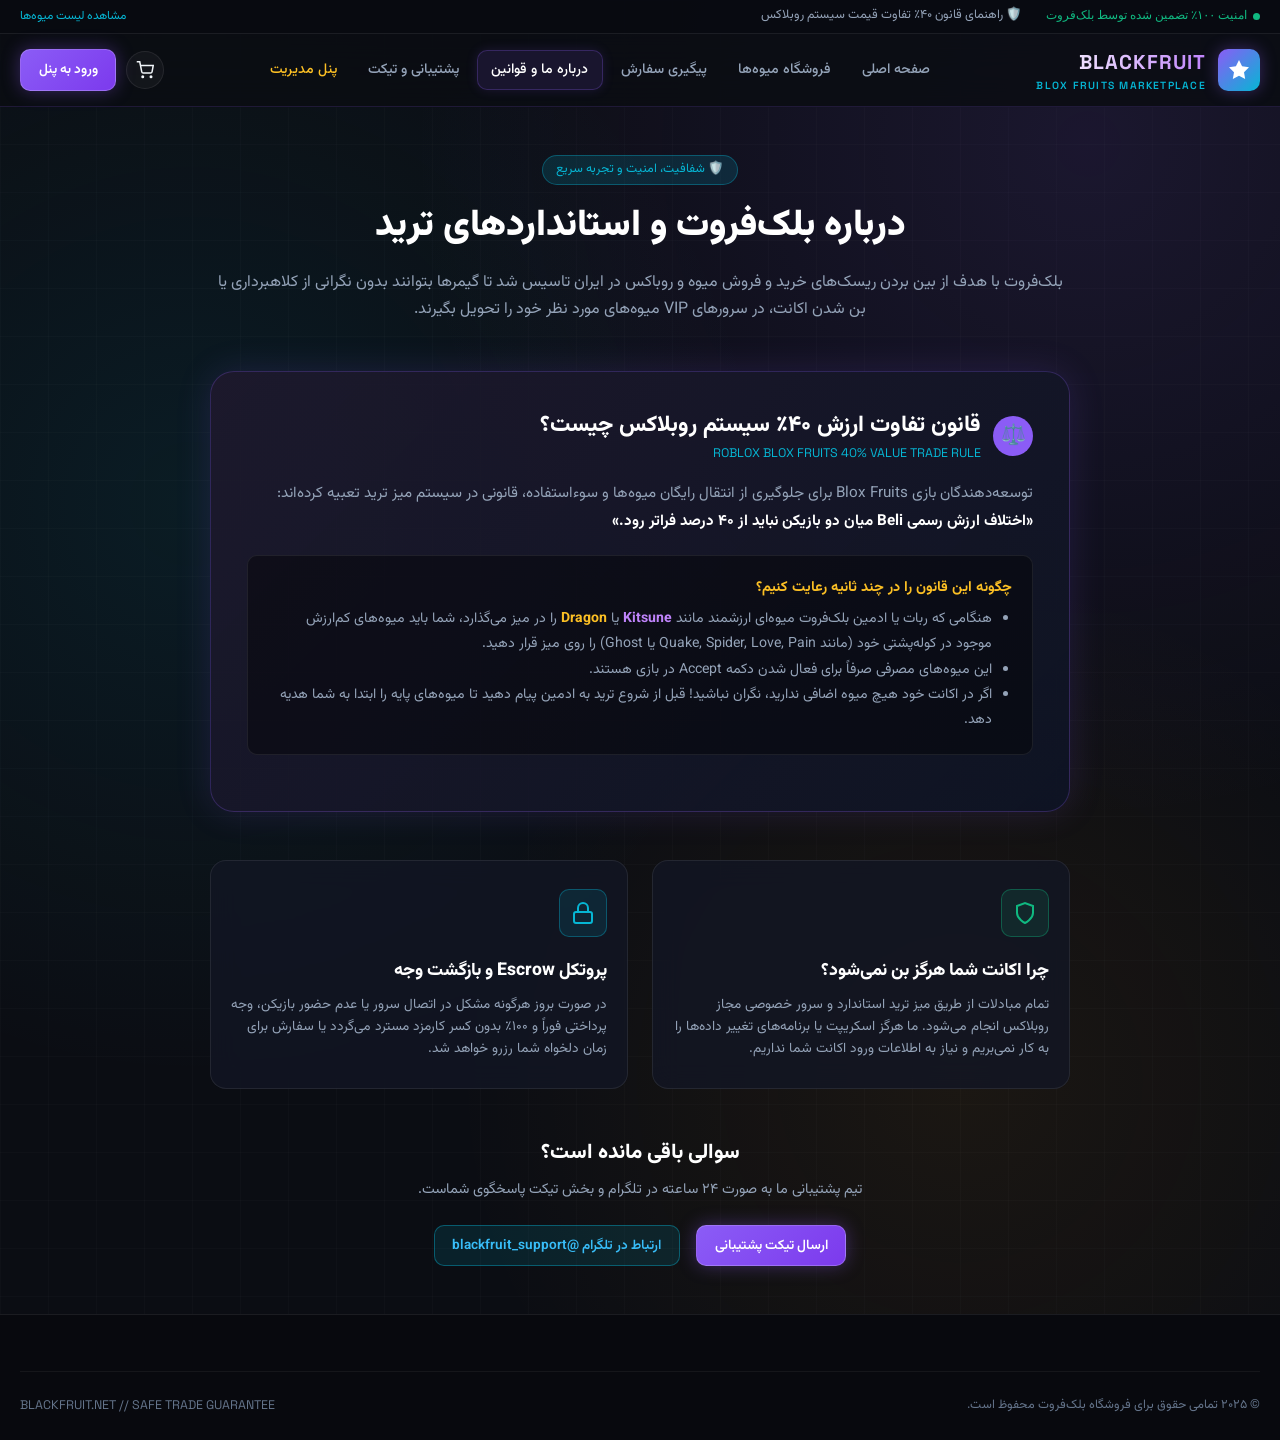
<file: about.html>
<!doctype html>
<html lang="fa" dir="rtl">
  <head>
    <meta charset="UTF-8" />
    <meta name="viewport" content="width=device-width, initial-scale=1.0" />
    <title>درباره ما و قوانین ترید - بلک‌فروت</title>
    <meta name="description" content="قوانین ترید امن، راهنمای قانون ۴۰٪ تفاوت قیمت در Blox Fruits و داستان شروع به کار بلک‌فروت" />
    <link rel="stylesheet" href="assets/style.css" />
  </head>
  <body>
    <!-- Top Live Ticker -->
    <div class="top-ticker">
      <div class="container">
        <div style="display: flex; align-items: center; justify-content: space-between;">
          <div class="ticker-content">
            <span class="ticker-ping"><span class="ping-dot"></span><span>امنیت ۱۰۰٪ تضمین شده توسط بلک‌فروت</span></span>
            <span>🛡️ راهنمای قانون ۴۰٪ تفاوت قیمت سیستم روبلاکس</span>
          </div>
          <a href="products.html" style="color: var(--cyan); font-size: 0.75rem;">مشاهده لیست میوه‌ها</a>
        </div>
      </div>
    </div>

    <!-- Navigation Header -->
    <header class="header-nav">
      <div class="container">
        <div class="nav-wrapper">
          <a href="index.html" class="logo-brand">
            <div class="logo-icon-box">
              <svg viewBox="0 0 24 24"><path d="M12 2L15.09 8.26L22 9.27L17 14.14L18.18 21.02L12 17.77L5.82 21.02L7 14.14L2 9.27L8.91 8.26L12 2Z"/></svg>
            </div>
            <div class="logo-text-col">
              <span class="logo-title">BLACKFRUIT</span>
              <span class="logo-sub">BLOX FRUITS MARKETPLACE</span>
            </div>
          </a>

          <ul class="nav-links">
            <li class="nav-item"><a href="index.html">صفحه اصلی</a></li>
            <li class="nav-item"><a href="products.html">فروشگاه میوه‌ها</a></li>
            <li class="nav-item"><a href="tracking.html">پیگیری سفارش</a></li>
            <li class="nav-item active"><a href="about.html">درباره ما و قوانین</a></li>
            <li class="nav-item"><a href="contact.html">پشتیبانی و تیکت</a></li>
            <li class="nav-item"><a href="admin.html" style="color: var(--gold-light);">پنل مدیریت</a></li>
          </ul>

          <div class="nav-actions">
            <button class="btn-icon-round" onclick="toggleCartDrawer(true)" title="سبد خرید">
              <svg width="18" height="18" viewBox="0 0 24 24" fill="none" stroke="currentColor" stroke-width="2"><circle cx="9" cy="21" r="1"></circle><circle cx="20" cy="21" r="1"></circle><path d="M1 1h4l2.68 13.39a2 2 0 0 0 2 1.61h9.72a2 2 0 0 0 2-1.61L23 6H6"></path></svg>
              <span class="cart-counter">0</span>
            </button>
            <a href="admin.html" class="btn-primary-glow">ورود به پنل</a>
          </div>
        </div>
      </div>
    </header>

    <!-- Main About Content -->
    <main class="container" style="padding: 3rem 1.25rem;">
      <div style="max-width: 860px; margin: 0 auto;">
        <!-- Header -->
        <div style="text-align: center; margin-bottom: 3rem;">
          <div style="display: inline-flex; align-items: center; gap: 0.4rem; padding: 0.25rem 0.8rem; background: rgba(6, 182, 212, 0.15); border: 1px solid rgba(6, 182, 212, 0.35); border-radius: 9999px; color: var(--cyan); font-size: 0.78rem; margin-bottom: 0.75rem;">
            <span>🛡️ شفافیت، امنیت و تجربه سریع</span>
          </div>
          <h1 style="font-size: 2.3rem; font-weight: 900; color: #fff; margin-bottom: 0.8rem;">
            درباره بلک‌فروت و استانداردهای ترید
          </h1>
          <p style="color: var(--text-muted); font-size: 1rem; line-height: 1.7;">
            بلک‌فروت با هدف از بین بردن ریسک‌های خرید و فروش میوه و روباکس در ایران تاسیس شد تا گیمرها بتوانند بدون نگرانی از کلاهبرداری یا بن شدن اکانت، در سرورهای VIP میوه‌های مورد نظر خود را تحویل بگیرند.
          </p>
        </div>

        <!-- 40% Trade Rule Detailed Box (Matching Stitch Guidelines) -->
        <div id="trade-rule" style="background: linear-gradient(135deg, rgba(30, 25, 45, 0.9) 0%, rgba(14, 20, 36, 0.95) 100%); border: 1px solid var(--border-neon); border-radius: var(--radius-xl); padding: 2.25rem; margin-bottom: 3rem; box-shadow: 0 0 35px rgba(139, 92, 246, 0.15);">
          <div style="display: flex; align-items: center; gap: 0.75rem; margin-bottom: 1rem;">
            <div style="width: 40px; height: 40px; border-radius: 50%; background: var(--primary); color: #fff; display: flex; align-items: center; justify-content: center; font-size: 1.25rem; font-weight: 800;">⚖️</div>
            <div>
              <h2 style="font-size: 1.4rem; font-weight: 800; color: #fff;">قانون تفاوت ارزش ۴۰٪ سیستم روبلاکس چیست؟</h2>
              <div style="font-size: 0.78rem; color: var(--cyan); font-family: var(--font-en);">ROBLOX BLOX FRUITS 40% VALUE TRADE RULE</div>
            </div>
          </div>

          <p style="color: var(--text-muted); font-size: 0.95rem; line-height: 1.8; margin-bottom: 1.25rem;">
            توسعه‌دهندگان بازی Blox Fruits برای جلوگیری از انتقال رایگان میوه‌ها و سوءاستفاده، قانونی در سیستم میز ترید تعبیه کرده‌اند:
            <strong style="color: #fff;">«اختلاف ارزش رسمی Beli میان دو بازیکن نباید از ۴۰ درصد فراتر رود.»</strong>
          </p>

          <div style="background: rgba(0, 0, 0, 0.4); border: 1px solid rgba(255, 255, 255, 0.08); border-radius: var(--radius-md); padding: 1.25rem; margin-bottom: 1.25rem;">
            <div style="font-weight: 700; color: var(--gold-light); font-size: 0.9rem; margin-bottom: 0.5rem;">چگونه این قانون را در چند ثانیه رعایت کنیم؟</div>
            <ul style="list-style: disc; padding-right: 1.25rem; font-size: 0.88rem; color: var(--text-muted); line-height: 1.8;">
              <li>هنگامی که ربات یا ادمین بلک‌فروت میوه‌ای ارزشمند مانند <strong style="color: #c084fc;">Kitsune</strong> یا <strong style="color: #fbbf24;">Dragon</strong> را در میز می‌گذارد، شما باید میوه‌های کم‌ارزش موجود در کوله‌پشتی خود (مانند Quake, Spider, Love, Pain یا Ghost) را روی میز قرار دهید.</li>
              <li>این میوه‌های مصرفی صرفاً برای فعال شدن دکمه Accept در بازی هستند.</li>
              <li>اگر در اکانت خود هیچ میوه اضافی ندارید، نگران نباشید! قبل از شروع ترید به ادمین پیام دهید تا میوه‌های پایه را ابتدا به شما هدیه دهد.</li>
            </ul>
          </div>
        </div>

        <!-- Safe Trade & No Ban Guarantee -->
        <div style="display: grid; grid-template-columns: 1fr 1fr; gap: 1.5rem; margin-bottom: 3rem;">
          <div class="pillar-card">
            <div class="pillar-icon-box" style="color: var(--emerald); background: rgba(16, 185, 129, 0.12); border-color: rgba(16, 185, 129, 0.35);">
              <svg width="24" height="24" viewBox="0 0 24 24" fill="none" stroke="currentColor" stroke-width="2"><path d="M12 22s8-4 8-10V5l-8-3-8 3v7c0 6 8 10 8 10z"></path></svg>
            </div>
            <div class="pillar-title">چرا اکانت شما هرگز بن نمی‌شود؟</div>
            <div class="pillar-desc">
              تمام مبادلات از طریق میز ترید استاندارد و سرور خصوصی مجاز روبلاکس انجام می‌شود. ما هرگز اسکریپت یا برنامه‌های تغییر داده‌ها را به کار نمی‌بریم و نیاز به اطلاعات ورود اکانت شما نداریم.
            </div>
          </div>

          <div class="pillar-card">
            <div class="pillar-icon-box" style="color: var(--cyan); background: rgba(6, 182, 212, 0.12); border-color: rgba(6, 182, 212, 0.35);">
              <svg width="24" height="24" viewBox="0 0 24 24" fill="none" stroke="currentColor" stroke-width="2"><rect x="3" y="11" width="18" height="11" rx="2" ry="2"></rect><path d="M7 11V7a5 5 0 0 1 10 0v4"></path></svg>
            </div>
            <div class="pillar-title">پروتکل Escrow و بازگشت وجه</div>
            <div class="pillar-desc">
              در صورت بروز هرگونه مشکل در اتصال سرور یا عدم حضور بازیکن، وجه پرداختی فوراً و ۱۰۰٪ بدون کسر کارمزد مسترد می‌گردد یا سفارش برای زمان دلخواه شما رزرو خواهد شد.
            </div>
          </div>
        </div>

        <!-- FAQ summary -->
        <div style="text-align: center; margin-top: 2rem;">
          <h3 style="font-size: 1.3rem; font-weight: 800; color: #fff; margin-bottom: 0.5rem;">سوالی باقی مانده است؟</h3>
          <p style="color: var(--text-muted); font-size: 0.9rem; margin-bottom: 1.5rem;">تیم پشتیبانی ما به صورت ۲۴ ساعته در تلگرام و بخش تیکت پاسخگوی شماست.</p>
          <div style="display: flex; justify-content: center; gap: 1rem; flex-wrap: wrap;">
            <a href="contact.html" class="btn-primary-glow">ارسال تیکت پشتیبانی</a>
            <a href="https://t.me/blackfruit_support" target="_blank" class="btn-cyan-glow">ارتباط در تلگرام @blackfruit_support</a>
          </div>
        </div>
      </div>
    </main>

    <!-- Footer -->
    <footer class="site-footer">
      <div class="container">
        <div class="footer-bottom-bar">
          <div>© ۲۰۲۵ تمامی حقوق برای فروشگاه بلک‌فروت محفوظ است.</div>
          <div style="font-family: var(--font-en);">BLACKFRUIT.NET // SAFE TRADE GUARANTEE</div>
        </div>
      </div>
    </footer>

    <!-- Mobile Nav -->
    <div class="mobile-bottom-nav">
      <div class="mobile-nav-grid">
        <a href="index.html" class="mob-nav-item">
          <svg viewBox="0 0 24 24" fill="none" stroke="currentColor" stroke-width="2"><path d="M3 9l9-7 9 7v11a2 2 0 0 1-2 2H5a2 2 0 0 1-2-2z"></path><polyline points="9 22 9 12 15 12 15 22"></polyline></svg>
          <span>خانه</span>
        </a>
        <a href="products.html" class="mob-nav-item">
          <svg viewBox="0 0 24 24" fill="none" stroke="currentColor" stroke-width="2"><circle cx="9" cy="21" r="1"></circle><circle cx="20" cy="21" r="1"></circle><path d="M1 1h4l2.68 13.39a2 2 0 0 0 2 1.61h9.72a2 2 0 0 0 2-1.61L23 6H6"></path></svg>
          <span>فروشگاه</span>
        </a>
        <a href="tracking.html" class="mob-nav-item">
          <svg viewBox="0 0 24 24" fill="none" stroke="currentColor" stroke-width="2"><circle cx="12" cy="12" r="10"></circle><polyline points="12 6 12 12 16 14"></polyline></svg>
          <span>پیگیری</span>
        </a>
        <a href="contact.html" class="mob-nav-item">
          <svg viewBox="0 0 24 24" fill="none" stroke="currentColor" stroke-width="2"><path d="M21 15a2 2 0 0 1-2 2H7l-4 4V5a2 2 0 0 1 2-2h14a2 2 0 0 1 2 2z"></path></svg>
          <span>پشتیبانی</span>
        </a>
        <a href="admin.html" class="mob-nav-item">
          <svg viewBox="0 0 24 24" fill="none" stroke="currentColor" stroke-width="2"><path d="M20 21v-2a4 4 0 0 0-4-4H8a4 4 0 0 0-4 4v2"></path><circle cx="12" cy="7" r="4"></circle></svg>
          <span>پنل کاربری</span>
        </a>
      </div>
    </div>

    <script src="assets/app.js"></script>
  </body>
</html>
</file>
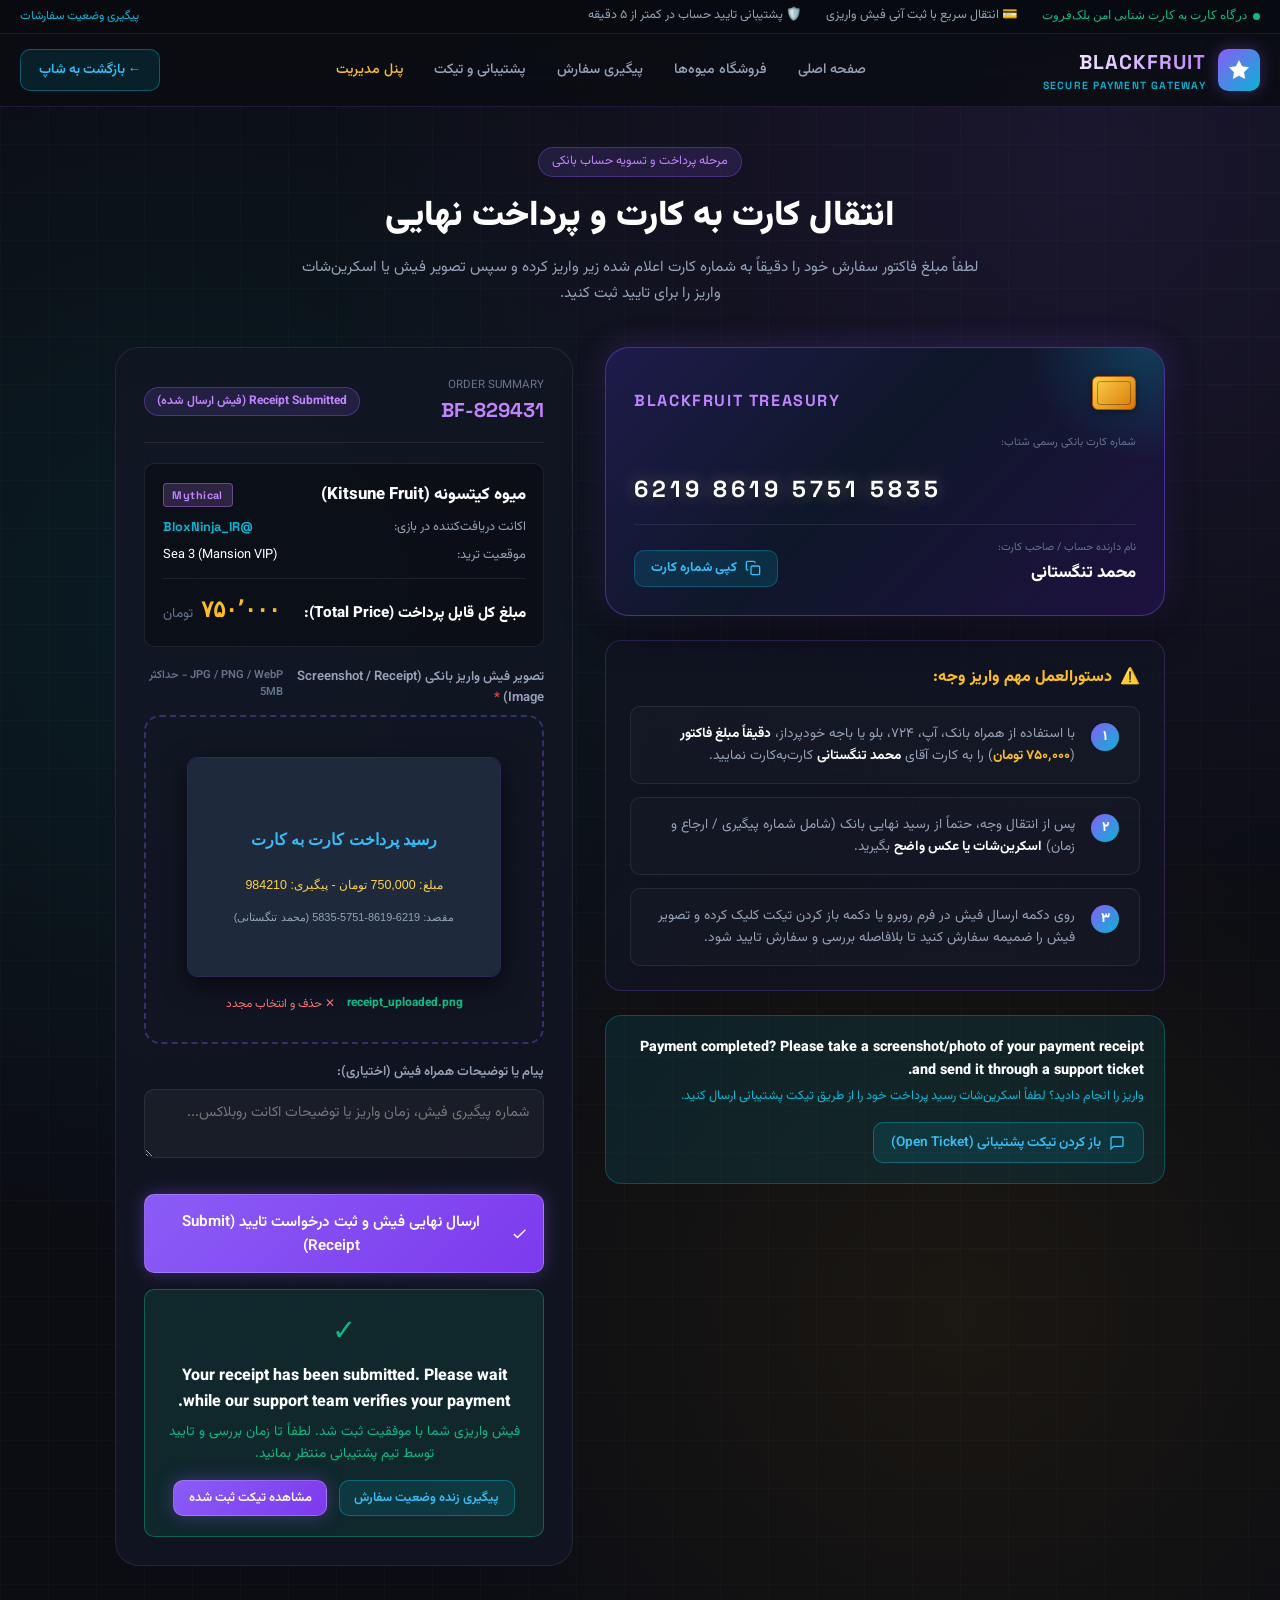
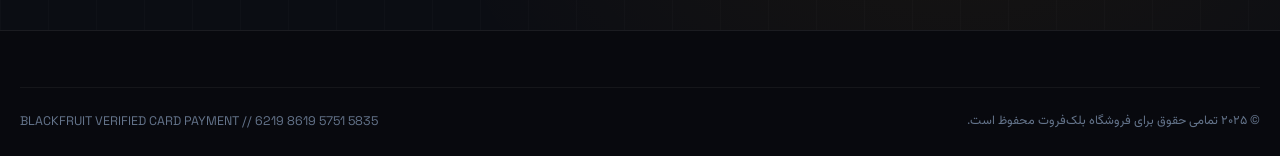
<file: payment.html>
<!doctype html>
<html lang="fa" dir="rtl">
  <head>
    <meta charset="UTF-8" />
    <meta name="viewport" content="width=device-width, initial-scale=1.0" />
    <title>وارسی سفارش و پرداخت کارت به کارت - بلک‌فروت</title>
    <meta name="description" content="پرداخت مستقیم کارت به کارت به شماره کارت رسمی بلک‌فروت و ارسال فیش واریزی جهت تایید سریع سفارش" />
    <link rel="stylesheet" href="assets/style.css" />
  </head>
  <body>
    <!-- Top Live Ticker -->
    <div class="top-ticker">
      <div class="container">
        <div style="display: flex; align-items: center; justify-content: space-between;">
          <div class="ticker-content">
            <span class="ticker-ping"><span class="ping-dot"></span><span>درگاه کارت به کارت شتابی امن بلک‌فروت</span></span>
            <span>💳 انتقال سریع با ثبت آنی فیش واریزی</span>
            <span>🛡️ پشتیبانی تایید حساب در کمتر از ۵ دقیقه</span>
          </div>
          <a href="tracking.html" style="color: var(--cyan); font-size: 0.75rem;">پیگیری وضعیت سفارشات</a>
        </div>
      </div>
    </div>

    <!-- Navigation Header -->
    <header class="header-nav">
      <div class="container">
        <div class="nav-wrapper">
          <a href="index.html" class="logo-brand">
            <div class="logo-icon-box">
              <svg viewBox="0 0 24 24"><path d="M12 2L15.09 8.26L22 9.27L17 14.14L18.18 21.02L12 17.77L5.82 21.02L7 14.14L2 9.27L8.91 8.26L12 2Z"/></svg>
            </div>
            <div class="logo-text-col">
              <span class="logo-title">BLACKFRUIT</span>
              <span class="logo-sub">SECURE PAYMENT GATEWAY</span>
            </div>
          </a>

          <ul class="nav-links">
            <li class="nav-item"><a href="index.html">صفحه اصلی</a></li>
            <li class="nav-item"><a href="products.html">فروشگاه میوه‌ها</a></li>
            <li class="nav-item"><a href="tracking.html">پیگیری سفارش</a></li>
            <li class="nav-item"><a href="contact.html">پشتیبانی و تیکت</a></li>
            <li class="nav-item"><a href="admin.html" style="color: var(--gold-light);">پنل مدیریت</a></li>
          </ul>

          <div class="nav-actions">
            <a href="products.html" class="btn-cyan-glow">
              <span>← بازگشت به شاپ</span>
            </a>
          </div>
        </div>
      </div>
    </header>

    <main class="container" style="padding: 2.5rem 1.25rem 4rem 1.25rem;">
      <!-- Title & Progress Step -->
      <div style="text-align: center; max-width: 680px; margin: 0 auto 2.5rem auto;">
        <div style="display: inline-flex; align-items: center; gap: 0.4rem; padding: 0.25rem 0.8rem; background: rgba(139, 92, 246, 0.15); border: 1px solid rgba(139, 92, 246, 0.35); border-radius: 9999px; color: #c084fc; font-size: 0.78rem; margin-bottom: 0.75rem;">
          <span>مرحله پرداخت و تسویه حساب بانکی</span>
        </div>
        <h1 style="font-size: 2.2rem; font-weight: 900; color: #fff; margin-bottom: 0.6rem;">
          انتقال کارت به کارت و پرداخت نهایی
        </h1>
        <p style="color: var(--text-muted); font-size: 0.95rem; line-height: 1.7;">
          لطفاً مبلغ فاکتور سفارش خود را دقیقاً به شماره کارت اعلام شده زیر واریز کرده و سپس تصویر فیش یا اسکرین‌شات واریز را برای تایید ثبت کنید.
        </p>
      </div>

      <div style="display: grid; grid-template-columns: 1.1fr 0.9fr; gap: 2rem; max-width: 1050px; margin: 0 auto;">
        <!-- Left Column: Bank Card & Transfer Instructions -->
        <div>
          <!-- Holographic Bank Card (Requirements 3 & 4) -->
          <div class="bank-card-container">
            <div style="display: flex; justify-content: space-between; align-items: center;">
              <div class="bank-card-chip"></div>
              <div style="font-family: var(--font-en); font-weight: 800; font-size: 1rem; color: #c084fc; letter-spacing: 0.1em;">
                BLACKFRUIT TREASURY
              </div>
            </div>

            <div class="bank-card-label" style="margin-top: 0.5rem;">شماره کارت بانکی رسمی شتاب:</div>
            
            <div class="bank-card-number-row">
              <span class="bank-card-digits" id="displayCardDigits">6219 8619 5751 5835</span>
            </div>

            <div class="bank-card-holder-row">
              <div>
                <div class="bank-card-label">نام دارنده حساب / صاحب کارت:</div>
                <div class="bank-card-holder-name" id="displayCardHolder">محمد تنگستانی</div>
              </div>

              <!-- Copy Card Button (Requirement 4) -->
              <button type="button" class="btn-copy-card" id="btnCopyCard" onclick="copyBankCardNumber()">
                <svg width="16" height="16" viewBox="0 0 24 24" fill="none" stroke="currentColor" stroke-width="2">
                  <rect x="9" y="9" width="13" height="13" rx="2" ry="2"></rect>
                  <path d="M5 15H4a2 2 0 0 1-2-2V4a2 2 0 0 1 2-2h9a2 2 0 0 1 2 2v1"></path>
                </svg>
                <span id="copyCardText">کپی شماره کارت</span>
              </button>
            </div>
          </div>

          <!-- Transfer Instructions (Requirement 5) -->
          <div style="background: rgba(18, 22, 36, 0.7); border: 1px solid var(--border-neon); border-radius: var(--radius-lg); padding: 1.5rem; margin-bottom: 1.5rem;">
            <div style="display: flex; align-items: center; gap: 0.5rem; margin-bottom: 1rem; color: var(--gold-light); font-weight: 800; font-size: 1rem;">
              <span>⚠️</span>
              <span>دستورالعمل مهم واریز وجه:</span>
            </div>

            <div class="payment-step-card">
              <div class="payment-step-badge">۱</div>
              <div style="font-size: 0.85rem; color: var(--text-muted); line-height: 1.6;">
                با استفاده از همراه بانک، آپ، ۷۲۴، بلو یا باجه خودپرداز، <strong style="color: #fff;">دقیقاً مبلغ فاکتور</strong> (<span id="instructPriceText" style="color: var(--gold-light); font-weight: 700;">-</span>) را به کارت آقای <strong style="color: #fff;">محمد تنگستانی</strong> کارت‌به‌کارت نمایید.
              </div>
            </div>

            <div class="payment-step-card">
              <div class="payment-step-badge">۲</div>
              <div style="font-size: 0.85rem; color: var(--text-muted); line-height: 1.6;">
                پس از انتقال وجه، حتماً از رسید نهایی بانک (شامل شماره پیگیری / ارجاع و زمان) <strong style="color: #fff;">اسکرین‌شات یا عکس واضح</strong> بگیرید.
              </div>
            </div>

            <div class="payment-step-card" style="margin-bottom: 0;">
              <div class="payment-step-badge">۳</div>
              <div style="font-size: 0.85rem; color: var(--text-muted); line-height: 1.6;">
                روی دکمه ارسال فیش در فرم روبرو یا دکمه باز کردن تیکت کلیک کرده و تصویر فیش را ضمیمه سفارش کنید تا بلافاصله بررسی و سفارش تایید شود.
              </div>
            </div>
          </div>

          <!-- Notice after payment (Requirement 6) -->
          <div style="background: rgba(6, 182, 212, 0.1); border: 1px solid var(--border-cyan); border-radius: var(--radius-lg); padding: 1.25rem; display: flex; align-items: center; justify-content: space-between; gap: 1rem; flex-wrap: wrap;">
            <div>
              <div style="font-weight: 800; font-size: 0.9rem; color: #fff; margin-bottom: 0.25rem;">
                Payment completed? Please take a screenshot/photo of your payment receipt and send it through a support ticket.
              </div>
              <div style="font-size: 0.8rem; color: var(--cyan);">
                واریز را انجام دادید؟ لطفاً اسکرین‌شات رسید پرداخت خود را از طریق تیکت پشتیبانی ارسال کنید.
              </div>
            </div>
            <!-- Requirement 7 & 8: Open Support Ticket Button -->
            <button type="button" class="btn-cyan-glow" onclick="openTicketForCurrentOrder()">
              <svg width="16" height="16" viewBox="0 0 24 24" fill="none" stroke="currentColor" stroke-width="2">
                <path d="M21 15a2 2 0 0 1-2 2H7l-4 4V5a2 2 0 0 1 2-2h14a2 2 0 0 1 2 2z"></path>
              </svg>
              <span>باز کردن تیکت پشتیبانی (Open Ticket)</span>
            </button>
          </div>
        </div>

        <!-- Right Column: Order Summary & Instant Receipt Submission (Requirements 2, 9, 10, 11) -->
        <div style="background: var(--bg-card); border: 1px solid var(--border-subtle); border-radius: var(--radius-xl); padding: 1.75rem; display: flex; flex-direction: column;">
          <div style="display: flex; justify-content: space-between; align-items: center; border-bottom: 1px solid var(--border-subtle); padding-bottom: 1rem; margin-bottom: 1.25rem;">
            <div>
              <div style="font-size: 0.72rem; color: var(--text-dim);">ORDER SUMMARY</div>
              <div id="paymentOrderCode" style="font-family: var(--font-en); font-size: 1.25rem; font-weight: 800; color: #c084fc;">
                BF-XXXXXX
              </div>
            </div>
            <span id="paymentStatusBadge" class="status-pill status-awaiting-payment">
              Awaiting Payment (در انتظار پرداخت)
            </span>
          </div>

          <!-- Product item & Total Price (Requirement 2) -->
          <div style="background: rgba(0,0,0,0.3); border: 1px solid var(--border-subtle); border-radius: var(--radius-md); padding: 1.1rem; margin-bottom: 1.25rem;">
            <div style="display: flex; justify-content: space-between; align-items: center; margin-bottom: 0.5rem;">
              <span id="paymentFruitTitle" style="font-size: 1.05rem; font-weight: 800; color: #fff;">-</span>
              <span id="paymentFruitBadge" class="rarity-badge rarity-mythical">Mythical</span>
            </div>
            <div style="display: flex; justify-content: space-between; font-size: 0.8rem; color: var(--text-muted); margin-bottom: 0.5rem;">
              <span>اکانت دریافت‌کننده در بازی:</span>
              <span id="paymentRobloxUser" style="font-family: var(--font-en); color: var(--cyan); font-weight: 700;">-</span>
            </div>
            <div style="display: flex; justify-content: space-between; font-size: 0.8rem; color: var(--text-muted); margin-bottom: 0.75rem;">
              <span>موقعیت ترید:</span>
              <span id="paymentSeaLocation" style="color: #fff;">-</span>
            </div>

            <!-- Requirement 2: Display total price of selected fruit clearly -->
            <div style="display: flex; justify-content: space-between; align-items: baseline; border-top: 1px solid rgba(255,255,255,0.08); padding-top: 0.75rem;">
              <span style="font-weight: 800; color: #fff; font-size: 0.95rem;">مبلغ کل قابل پرداخت (Total Price):</span>
              <div>
                <span id="paymentTotalAmount" style="font-size: 1.45rem; font-weight: 900; color: var(--gold-light); font-family: var(--font-en);">
                  ۰
                </span>
                <span style="font-size: 0.85rem; color: var(--text-dim); margin-right: 0.25rem;">تومان</span>
              </div>
            </div>
          </div>

          <!-- Receipt Upload Form (Requirements 9, 10, 21) -->
          <form id="receiptUploadForm" onsubmit="handleReceiptSubmit(event)">
            <div class="form-group">
              <label class="form-label" style="display: flex; justify-content: space-between;">
                <span>تصویر فیش واریز بانکی (Screenshot / Receipt Image) <span style="color: #ef4444;">*</span></span>
                <span style="font-size: 0.7rem; color: var(--text-dim);">JPG / PNG / WebP - حداکثر 5MB</span>
              </label>

              <!-- Drag and Drop Dropzone -->
              <div class="receipt-upload-dropzone" id="receiptDropzone" onclick="document.getElementById('receiptFileInput').click()">
                <input 
                  type="file" 
                  id="receiptFileInput" 
                  accept="image/jpeg,image/png,image/webp,image/jpg" 
                  style="display: none;" 
                  onchange="handleReceiptFileSelected(this.files)"
                />
                
                <div id="dropzoneContentPlaceholder">
                  <div style="font-size: 2rem; margin-bottom: 0.5rem; color: var(--cyan);">📷</div>
                  <div style="font-weight: 700; color: #fff; font-size: 0.9rem; margin-bottom: 0.25rem;">
                    برای آپلود فیش کلیک کنید یا تصویر را به اینجا بکشید
                  </div>
                  <div style="font-size: 0.75rem; color: var(--text-dim);">
                    آپلود فیش جهت احراز هویت واریزی الزامی می‌باشد (Mandatory)
                  </div>
                </div>

                <div id="dropzonePreviewWrapper" style="display: none;">
                  <img id="receiptPreviewImage" class="receipt-preview-img" alt="پیش‌نمایش فیش" />
                  <div style="display: flex; justify-content: center; gap: 0.75rem; margin-top: 0.5rem;">
                    <span id="receiptFileName" style="font-size: 0.75rem; color: var(--emerald); font-weight: 700;">-</span>
                    <button type="button" style="background: none; border: none; color: #f87171; font-size: 0.75rem; cursor: pointer;" onclick="clearReceiptFile(event)">
                      ✕ حذف و انتخاب مجدد
                    </button>
                  </div>
                </div>
              </div>
            </div>

            <!-- Optional message with receipt -->
            <div class="form-group">
              <label class="form-label" for="receiptUserMessage">پیام یا توضیحات همراه فیش (اختیاری):</label>
              <textarea 
                id="receiptUserMessage" 
                class="form-control" 
                rows="2" 
                placeholder="شماره پیگیری فیش، زمان واریز یا توضیحات اکانت روبلاکس..."
              ></textarea>
            </div>

            <!-- Submit Button (Requirements 10 & 11) -->
            <button 
              type="submit" 
              id="btnSubmitReceipt" 
              class="btn-primary-glow" 
              style="width: 100%; justify-content: center; padding: 0.9rem; font-size: 0.95rem; margin-top: 0.5rem;"
            >
              <svg width="18" height="18" viewBox="0 0 24 24" fill="none" stroke="currentColor" stroke-width="2">
                <polyline points="20 6 9 17 4 12"></polyline>
              </svg>
              <span>ارسال نهایی فیش و ثبت درخواست تایید (Submit Receipt)</span>
            </button>
          </form>

          <!-- Feedback notification on submit (Requirement 11) -->
          <div id="receiptSubmittedSuccessBox" style="display: none; background: rgba(16, 185, 129, 0.12); border: 1px solid rgba(16, 185, 129, 0.4); border-radius: var(--radius-md); padding: 1.25rem; margin-top: 1rem; text-align: center;">
            <div style="font-size: 1.8rem; margin-bottom: 0.5rem; color: var(--emerald);">✓</div>
            <div style="font-weight: 800; color: #fff; font-size: 1rem; margin-bottom: 0.35rem;">
              Your receipt has been submitted. Please wait while our support team verifies your payment.
            </div>
            <div style="font-size: 0.85rem; color: var(--emerald); line-height: 1.6; margin-bottom: 1rem;">
              فیش واریزی شما با موفقیت ثبت شد. لطفاً تا زمان بررسی و تایید توسط تیم پشتیبانی منتظر بمانید.
            </div>
            <div style="display: flex; justify-content: center; gap: 0.75rem; flex-wrap: wrap;">
              <a href="tracking.html" class="btn-cyan-glow" style="font-size: 0.8rem; padding: 0.4rem 0.9rem;">
                پیگیری زنده وضعیت سفارش
              </a>
              <a href="contact.html" class="btn-primary-glow" style="font-size: 0.8rem; padding: 0.4rem 0.9rem;">
                مشاهده تیکت ثبت شده
              </a>
            </div>
          </div>
        </div>
      </div>
    </main>

    <!-- Footer -->
    <footer class="site-footer">
      <div class="container">
        <div class="footer-bottom-bar">
          <div>© ۲۰۲۵ تمامی حقوق برای فروشگاه بلک‌فروت محفوظ است.</div>
          <div style="font-family: var(--font-en);">BLACKFRUIT VERIFIED CARD PAYMENT // 6219 8619 5751 5835</div>
        </div>
      </div>
    </footer>

    <!-- Scripts -->
    <script src="assets/app.js"></script>
    <script>
      let currentOrderData = null;
      let selectedReceiptBase64 = null;

      document.addEventListener('DOMContentLoaded', () => {
        loadPaymentOrderDetails();
        setupDropzoneHandlers();
      });

      function loadPaymentOrderDetails() {
        const urlParams = new URLSearchParams(window.location.search);
        let orderId = urlParams.get('orderId');

        // Look in stored orders
        const orders = getStoredOrders();
        if (orderId) {
          currentOrderData = orders.find(o => o.id === orderId);
        }

        // If not found or no param, take latest order or generate fallback demo
        if (!currentOrderData && orders.length > 0) {
          currentOrderData = orders[0];
          orderId = currentOrderData.id;
        } else if (!currentOrderData) {
          // Fallback initial order
          currentOrderData = {
            id: 'BF-' + Math.floor(100000 + Math.random() * 900000),
            fruitId: 'kitsune',
            fruitName: 'کیتسونه (Kitsune Fruit)',
            robloxUser: 'ShadowNinja_IR',
            phone: '09120000000',
            sea: 'Sea 3 (Mansion VIP)',
            priceToman: 750000,
            priceFormatted: '۷۵۰,۰۰۰',
            date: new Date().toLocaleString('fa-IR'),
            status: 'Awaiting Payment',
            step: 1,
            isPerm: false,
            beliValue: '115,000,000'
          };
          saveNewOrder(currentOrderData);
        }

        // Render fields
        document.getElementById('paymentOrderCode').textContent = currentOrderData.id;
        document.getElementById('paymentFruitTitle').textContent = currentOrderData.fruitName;
        document.getElementById('paymentRobloxUser').textContent = '@' + currentOrderData.robloxUser;
        document.getElementById('paymentSeaLocation').textContent = currentOrderData.sea || 'Sea 3 (Mansion VIP)';
        
        const priceFmt = (currentOrderData.priceToman || 0).toLocaleString('fa-IR');
        document.getElementById('paymentTotalAmount').textContent = priceFmt;
        document.getElementById('instructPriceText').textContent = `${priceFmt} تومان`;

        // Update status badge
        updatePaymentStatusBadge(currentOrderData.status);

        // If receipt was already submitted
        if (currentOrderData.receiptImg) {
          selectedReceiptBase64 = currentOrderData.receiptImg;
          showReceiptPreview(currentOrderData.receiptImg, 'receipt_uploaded.png');
          if (currentOrderData.status === 'Receipt Submitted' || currentOrderData.status === 'Under Verification') {
            document.getElementById('receiptSubmittedSuccessBox').style.display = 'block';
          }
        }
      }

      function updatePaymentStatusBadge(status) {
        const badge = document.getElementById('paymentStatusBadge');
        if (!badge) return;

        const statusMap = {
          'Awaiting Payment': { text: 'Awaiting Payment (در انتظار پرداخت)', cls: 'status-awaiting-payment' },
          'Receipt Submitted': { text: 'Receipt Submitted (فیش ارسال شده)', cls: 'status-receipt-submitted' },
          'Under Verification': { text: 'Under Verification (در حال بررسی)', cls: 'status-under-verification' },
          'Paid / Processing': { text: 'Paid / Processing (تایید شده / در حال ترید)', cls: 'status-paid-processing' },
          'Payment Rejected': { text: 'Payment Rejected (رد پرداخت)', cls: 'status-payment-rejected' },
          'Completed': { text: 'Completed (تحویل کامل)', cls: 'status-completed' }
        };

        const config = statusMap[status] || statusMap['Awaiting Payment'];
        badge.className = `status-pill ${config.cls}`;
        badge.textContent = config.text;
      }

      // Requirement 4: Copy Bank Card Number
      function copyBankCardNumber() {
        const rawCard = '6219861957515835';
        navigator.clipboard?.writeText(rawCard).then(() => {
          const btn = document.getElementById('btnCopyCard');
          const txt = document.getElementById('copyCardText');
          if (btn) btn.classList.add('copied');
          if (txt) txt.textContent = 'کپی شد! ✓';
          showToast('شماره کارت ۶۲۱۹-۸۶۱۹-۵۷۵۱-۵۸۳۵ (محمد تنگستانی) کپی شد.');
          playUiBeep(880, 0.08);

          setTimeout(() => {
            if (btn) btn.classList.remove('copied');
            if (txt) txt.textContent = 'کپی شماره کارت';
          }, 3000);
        }).catch(() => {
          showToast('شماره کارت: 6219861957515835 بنام محمد تنگستانی');
        });
      }

      // Setup drag and drop for receipt upload
      function setupDropzoneHandlers() {
        const zone = document.getElementById('receiptDropzone');
        if (!zone) return;

        ['dragenter', 'dragover'].forEach(name => {
          zone.addEventListener(name, (e) => {
            e.preventDefault();
            zone.classList.add('dragover');
          });
        });

        ['dragleave', 'drop'].forEach(name => {
          zone.addEventListener(name, (e) => {
            e.preventDefault();
            zone.classList.remove('dragover');
          });
        });

        zone.addEventListener('drop', (e) => {
          const dt = e.dataTransfer;
          if (dt && dt.files && dt.files.length > 0) {
            handleReceiptFileSelected(dt.files);
          }
        });
      }

      // File validation: Type and Size (Requirement 21)
      function handleReceiptFileSelected(files) {
        if (!files || files.length === 0) return;
        const file = files[0];

        // Allowed image types
        const allowedTypes = ['image/jpeg', 'image/png', 'image/webp', 'image/jpg'];
        if (!allowedTypes.includes(file.type.toLowerCase())) {
          showToast('خطا: فرمت فایل مجاز نیست. لطفاً تصویر با فرمت JPG، PNG یا WebP بارگذاری کنید.');
          playUiBeep(320, 0.15);
          return;
        }

        // Max size: 5MB
        const maxSize = 5 * 1024 * 1024;
        if (file.size > maxSize) {
          showToast('خطا: حجم تصویر فیش نمی‌تواند بیشتر از ۵ مگابایت باشد.');
          playUiBeep(320, 0.15);
          return;
        }

        // Read to Base64
        const reader = new FileReader();
        reader.onload = function(e) {
          selectedReceiptBase64 = e.target.result;
          showReceiptPreview(selectedReceiptBase64, file.name);
          showToast('تصویر فیش با موفقیت بارگذاری شد. اکنون دکمه ثبت نهایی را بزنید.');
          playUiBeep(640, 0.08);
        };
        reader.readAsDataURL(file);
      }

      function showReceiptPreview(src, filename) {
        document.getElementById('dropzoneContentPlaceholder').style.display = 'none';
        const wrap = document.getElementById('dropzonePreviewWrapper');
        wrap.style.display = 'block';
        document.getElementById('receiptPreviewImage').src = src;
        document.getElementById('receiptFileName').textContent = filename || 'receipt.png';
      }

      function clearReceiptFile(e) {
        if (e) e.stopPropagation();
        selectedReceiptBase64 = null;
        document.getElementById('receiptFileInput').value = '';
        document.getElementById('dropzonePreviewWrapper').style.display = 'none';
        document.getElementById('dropzoneContentPlaceholder').style.display = 'block';
      }

      // Requirement 9, 10, 11: Submit receipt & create linked support ticket
      function handleReceiptSubmit(e) {
        e.preventDefault();

        // Receipt is mandatory (Requirement 10)
        if (!selectedReceiptBase64) {
          showToast('خطا: بارگذاری تصویر فیش واریز بانکی الزامی است!');
          playUiBeep(300, 0.15);
          document.getElementById('receiptDropzone').scrollIntoView({ behavior: 'smooth' });
          return;
        }

        if (!currentOrderData) return;

        const userMsg = document.getElementById('receiptUserMessage').value.trim();

        // 1. Update order in localStorage
        const orderId = currentOrderData.id;
        const orders = getStoredOrders();
        const targetOrder = orders.find(o => o.id === orderId);

        if (targetOrder) {
          targetOrder.status = 'Receipt Submitted';
          targetOrder.receiptImg = selectedReceiptBase64;
          targetOrder.receiptDate = new Date().toLocaleString('fa-IR');
          targetOrder.receiptMessage = userMsg;
          targetOrder.step = 2; // Under verification step
          saveOrdersList(orders);
          currentOrderData = targetOrder;
        }

        // 2. Create or update Support Ticket linked to this order (Requirements 9 & 10)
        const tickets = getStoredTickets();
        const existingTicket = tickets.find(t => t.orderId === orderId);

        if (existingTicket) {
          existingTicket.status = 'Receipt Submitted';
          existingTicket.messages.push({
            sender: 'customer',
            author: currentOrderData.robloxUser || 'مشتری',
            text: `تصویر فیش واریزی ارسال شد. مبلغ: ${currentOrderData.priceFormatted} تومان. توضیحات: ${userMsg || 'رسید انتقال کارت به کارت پیوست گردید.'}`,
            receiptImg: selectedReceiptBase64,
            date: new Date().toLocaleString('fa-IR')
          });
        } else {
          tickets.unshift({
            id: 'TK-' + Math.floor(10000 + Math.random() * 90000),
            orderId: orderId,
            customerName: currentOrderData.robloxUser || 'مشتری بلک‌فروت',
            customerRoblox: currentOrderData.robloxUser,
            customerPhone: currentOrderData.phone || '',
            subject: `ارسال فیش واریز برای سفارش #${orderId}`,
            status: 'Receipt Submitted',
            date: new Date().toLocaleString('fa-IR'),
            messages: [
              {
                sender: 'customer',
                author: currentOrderData.robloxUser || 'مشتری',
                text: `تصویر فیش واریزی برای سفارش میوه ${currentOrderData.fruitName} ارسال شد. مبلغ: ${currentOrderData.priceFormatted} تومان. ${userMsg}`,
                receiptImg: selectedReceiptBase64,
                date: new Date().toLocaleString('fa-IR')
              }
            ]
          });
        }
        saveTicketsList(tickets);

        // Update UI status badge & show message (Requirement 11)
        updatePaymentStatusBadge('Receipt Submitted');
        document.getElementById('receiptSubmittedSuccessBox').style.display = 'block';
        document.getElementById('receiptSubmittedSuccessBox').scrollIntoView({ behavior: 'smooth' });

        showToast('فیش واریزی ثبت شد! منتظر بررسی پشتیبان باشید.');
        playUiBeep(780, 0.12);
      }

      // Requirement 8: Open Support Ticket directly with current order selected
      function openTicketForCurrentOrder() {
        const orderId = currentOrderData ? currentOrderData.id : '';
        window.location.href = `contact.html?orderId=${encodeURIComponent(orderId)}`;
      }
    </script>
  </body>
</html>
</file>
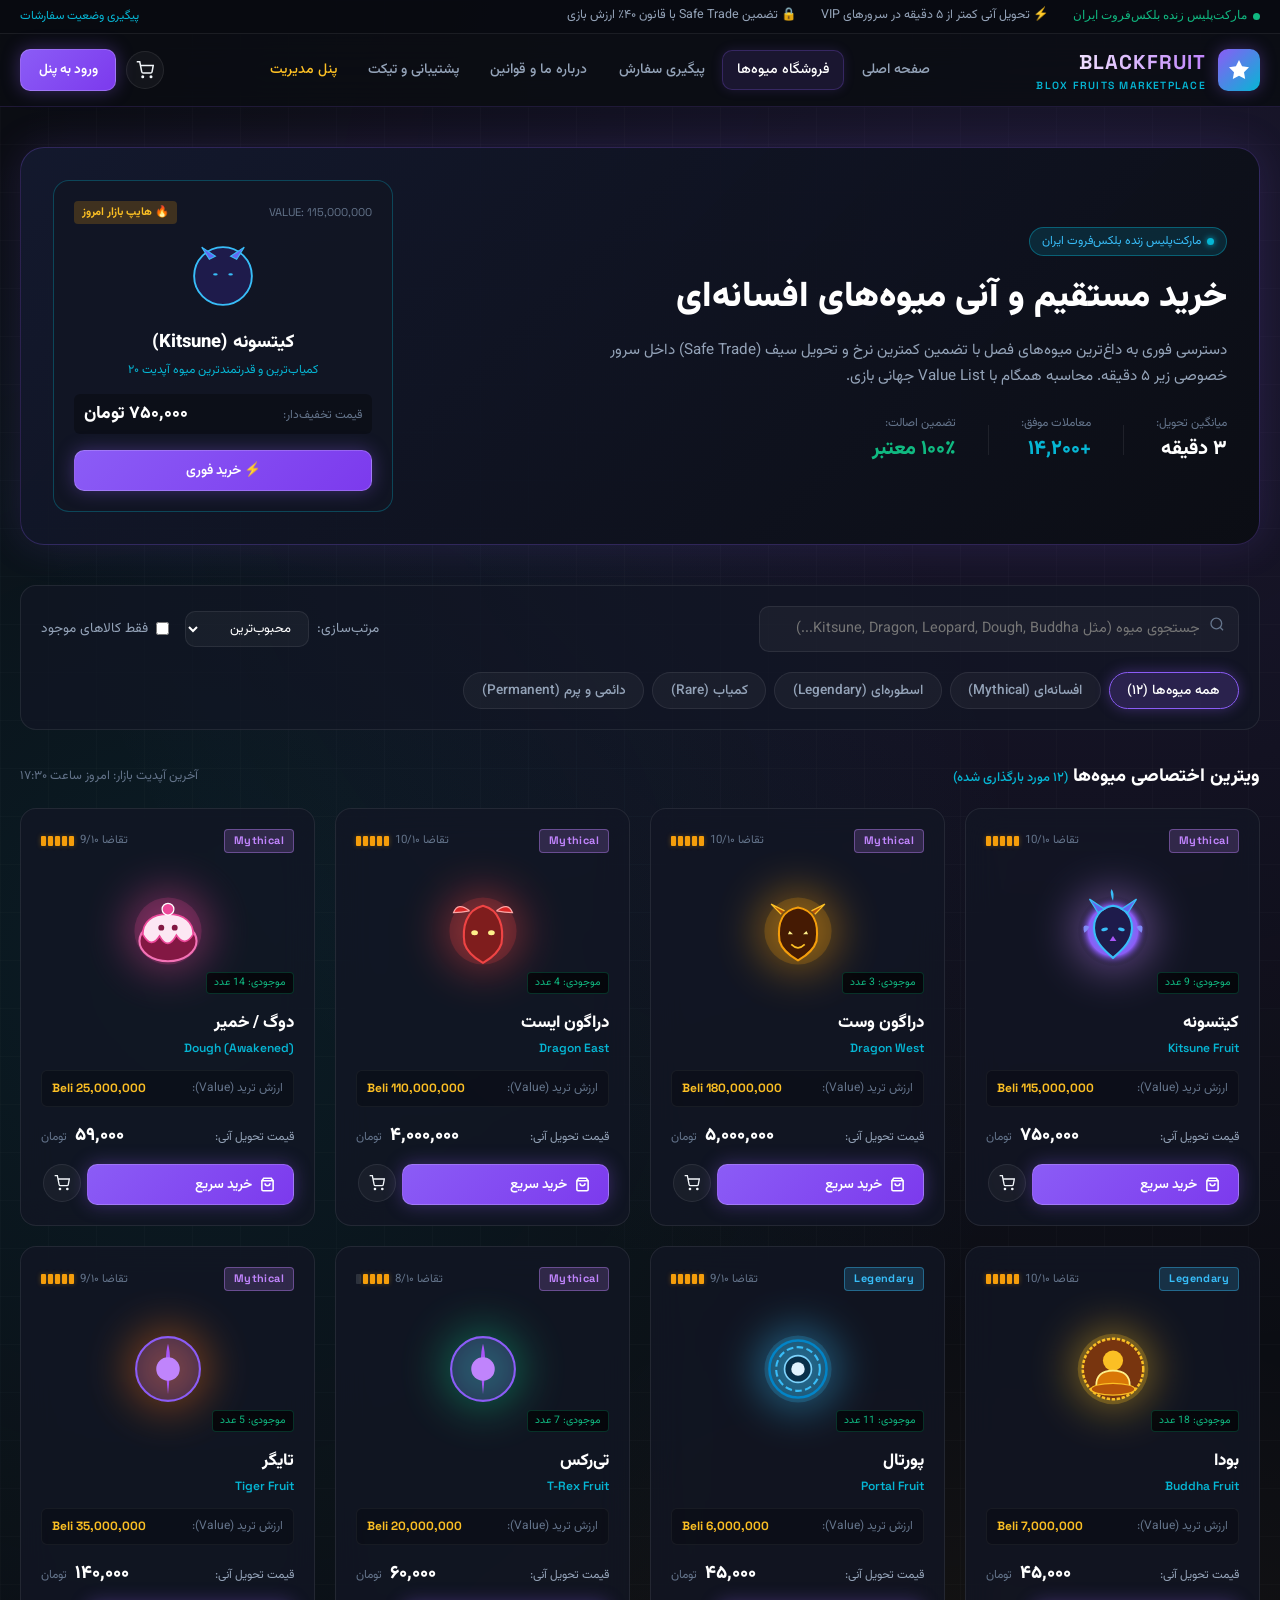
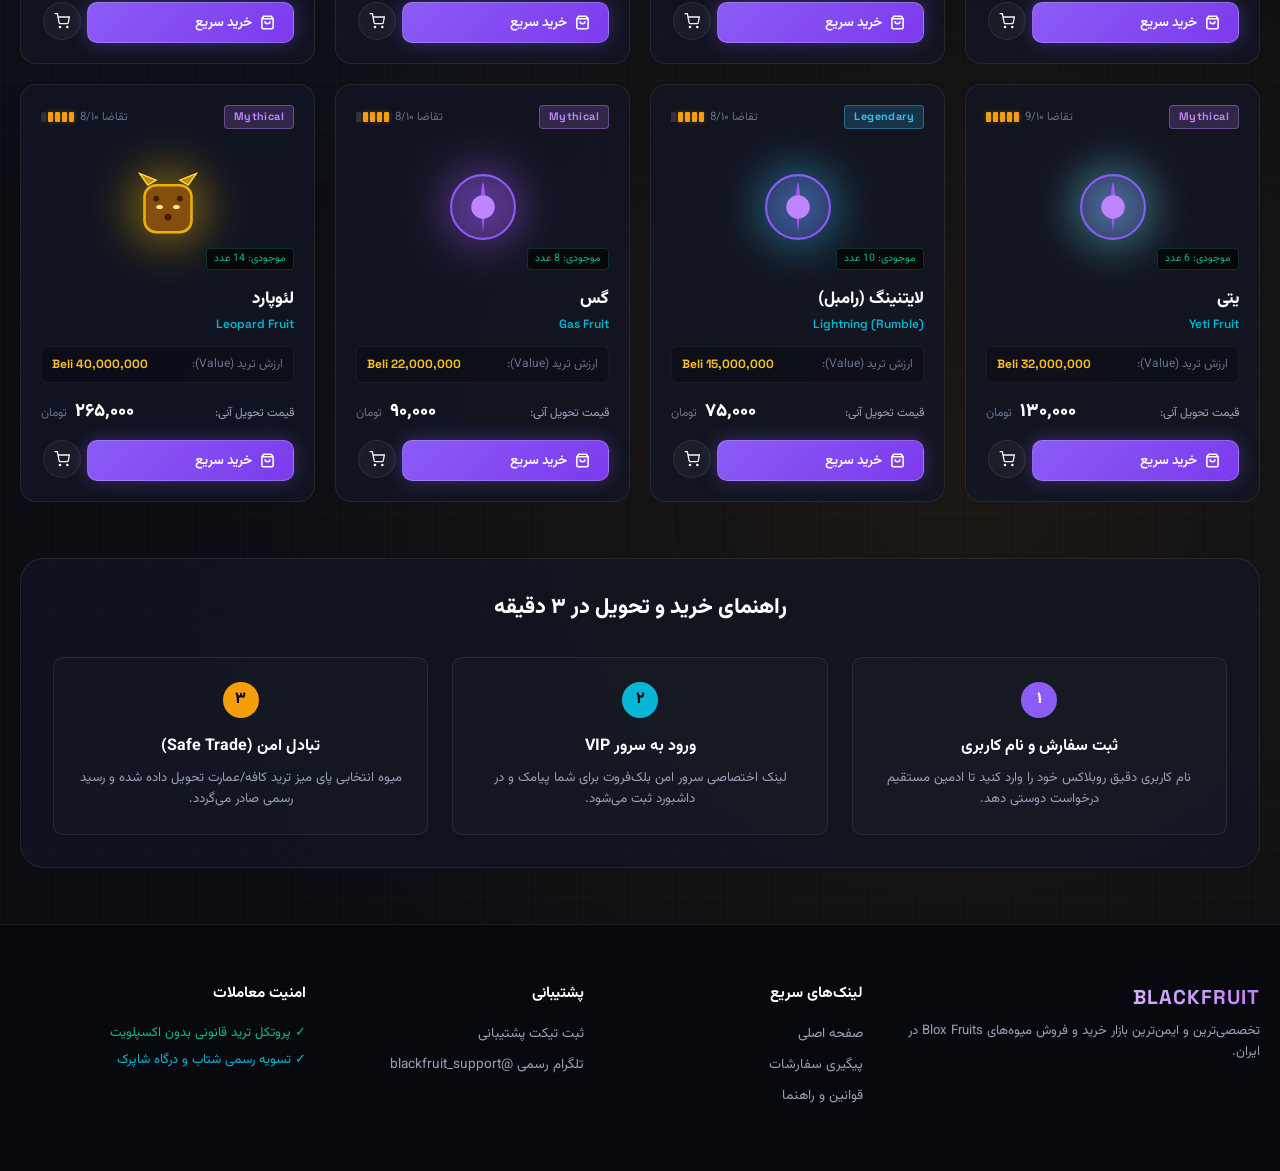
<file: products.html>
<!doctype html>
<html lang="fa" dir="rtl">
  <head>
    <meta charset="UTF-8" />
    <meta name="viewport" content="width=device-width, initial-scale=1.0" />
    <title>فروشگاه میوه‌های Blox Fruits - بلک‌فروت</title>
    <meta name="description" content="فروشگاه جامع خرید میوه‌های فیزیکی و پرمنت Blox Fruits با ارزان‌ترین قیمت تومان و تحویل در سرور VIP" />
    <link rel="stylesheet" href="assets/style.css" />
  </head>
  <body>
    <!-- Top Live Ticker -->
    <div class="top-ticker">
      <div class="container">
        <div style="display: flex; align-items: center; justify-content: space-between;">
          <div class="ticker-content">
            <span class="ticker-ping"><span class="ping-dot"></span><span>مارکت‌پلیس زنده بلکس‌فروت ایران</span></span>
            <span>⚡ تحویل آنی کمتر از ۵ دقیقه در سرورهای VIP</span>
            <span>🔒 تضمین Safe Trade با قانون ۴۰٪ ارزش بازی</span>
          </div>
          <a href="tracking.html" style="color: var(--cyan); font-size: 0.75rem;">پیگیری وضعیت سفارشات</a>
        </div>
      </div>
    </div>

    <!-- Main Navigation Header -->
    <header class="header-nav">
      <div class="container">
        <div class="nav-wrapper">
          <a href="index.html" class="logo-brand">
            <div class="logo-icon-box">
              <svg viewBox="0 0 24 24"><path d="M12 2L15.09 8.26L22 9.27L17 14.14L18.18 21.02L12 17.77L5.82 21.02L7 14.14L2 9.27L8.91 8.26L12 2Z"/></svg>
            </div>
            <div class="logo-text-col">
              <span class="logo-title">BLACKFRUIT</span>
              <span class="logo-sub">BLOX FRUITS MARKETPLACE</span>
            </div>
          </a>

          <ul class="nav-links">
            <li class="nav-item"><a href="index.html">صفحه اصلی</a></li>
            <li class="nav-item active"><a href="products.html">فروشگاه میوه‌ها</a></li>
            <li class="nav-item"><a href="tracking.html">پیگیری سفارش</a></li>
            <li class="nav-item"><a href="about.html">درباره ما و قوانین</a></li>
            <li class="nav-item"><a href="contact.html">پشتیبانی و تیکت</a></li>
            <li class="nav-item"><a href="admin.html" style="color: var(--gold-light);">پنل مدیریت</a></li>
          </ul>

          <div class="nav-actions">
            <button class="btn-icon-round" onclick="toggleCartDrawer(true)" title="سبد خرید">
              <svg width="18" height="18" viewBox="0 0 24 24" fill="none" stroke="currentColor" stroke-width="2"><circle cx="9" cy="21" r="1"></circle><circle cx="20" cy="21" r="1"></circle><path d="M1 1h4l2.68 13.39a2 2 0 0 0 2 1.61h9.72a2 2 0 0 0 2-1.61L23 6H6"></path></svg>
              <span class="cart-counter">0</span>
            </button>
            <a href="admin.html" class="btn-primary-glow">
              <span>ورود به پنل</span>
            </a>
          </div>
        </div>
      </div>
    </header>

    <!-- Products Spotlight Banner (Matching Stitch Image 4) -->
    <section class="container" style="padding: 2.5rem 1.25rem 1rem 1.25rem;">
      <div style="background: linear-gradient(135deg, rgba(20, 26, 48, 0.9) 0%, rgba(11, 13, 19, 0.95) 100%); border: 1px solid var(--border-neon); border-radius: var(--radius-xl); padding: 2rem; position: relative; overflow: hidden; box-shadow: 0 0 40px rgba(139, 92, 246, 0.15);">
        <div style="display: grid; grid-template-columns: 1fr 340px; gap: 2rem; align-items: center;">
          <div>
            <div style="display: inline-flex; align-items: center; gap: 0.4rem; padding: 0.25rem 0.75rem; background: rgba(6, 182, 212, 0.15); border: 1px solid rgba(6, 182, 212, 0.4); border-radius: 9999px; color: var(--cyan-light); font-size: 0.75rem; margin-bottom: 0.85rem;">
              <span class="ping-dot" style="background: var(--cyan); box-shadow: 0 0 6px var(--cyan);"></span>
              <span>مارکت‌پلیس زنده بلکس‌فروت ایران</span>
            </div>
            <h1 style="font-size: 2.2rem; font-weight: 900; color: #fff; margin-bottom: 0.75rem;">
              خرید مستقیم و آنی میوه‌های افسانه‌ای
            </h1>
            <p style="color: var(--text-muted); font-size: 0.95rem; max-width: 620px; line-height: 1.7; margin-bottom: 1.5rem;">
              دسترسی فوری به داغ‌ترین میوه‌های فصل با تضمین کمترین نرخ و تحویل سیف (Safe Trade) داخل سرور خصوصی زیر ۵ دقیقه. محاسبه همگام با Value List جهانی بازی.
            </p>

            <div style="display: flex; align-items: center; gap: 2rem; flex-wrap: wrap;">
              <div>
                <div style="font-size: 0.75rem; color: var(--text-dim);">میانگین تحویل:</div>
                <div style="font-size: 1.25rem; font-weight: 800; color: #fff;">۳ دقیقه</div>
              </div>
              <div style="width: 1px; height: 30px; background: var(--border-subtle);"></div>
              <div>
                <div style="font-size: 0.75rem; color: var(--text-dim);">معاملات موفق:</div>
                <div style="font-size: 1.25rem; font-weight: 800; color: var(--cyan);">+۱۴,۲۰۰</div>
              </div>
              <div style="width: 1px; height: 30px; background: var(--border-subtle);"></div>
              <div>
                <div style="font-size: 0.75rem; color: var(--text-dim);">تضمین اصالت:</div>
                <div style="font-size: 1.25rem; font-weight: 800; color: var(--emerald);">۱۰۰٪ معتبر</div>
              </div>
            </div>
          </div>

          <!-- Featured Spotlight Card -->
          <div style="background: rgba(18, 22, 36, 0.85); border: 1px solid var(--border-cyan); border-radius: var(--radius-lg); padding: 1.25rem; text-align: center; position: relative;">
            <div style="display: flex; justify-content: space-between; align-items: center; margin-bottom: 0.75rem;">
              <span style="font-size: 0.7rem; font-family: var(--font-en); color: var(--text-dim);">VALUE: 115,000,000</span>
              <span style="background: rgba(245, 158, 11, 0.2); color: var(--gold-light); font-size: 0.7rem; padding: 0.15rem 0.5rem; border-radius: 4px; font-weight: 700;">🔥 هایپ بازار امروز</span>
            </div>

            <div style="width: 80px; height: 80px; margin: 0 auto 0.75rem; display: flex; align-items: center; justify-content: center;">
              <svg viewBox="0 0 100 100" style="width: 76px; height: 76px;">
                <circle cx="50" cy="50" r="38" fill="#1e1b4b" stroke="#38bdf8" stroke-width="2.5"/>
                <polygon points="32,28 22,12 40,24" fill="#6366f1" stroke="#38bdf8" stroke-width="1.5" />
                <polygon points="68,28 78,12 60,24" fill="#6366f1" stroke="#38bdf8" stroke-width="1.5" />
                <ellipse cx="40" cy="48" rx="3" ry="1.5" fill="#38bdf8" />
                <ellipse cx="60" cy="48" rx="3" ry="1.5" fill="#38bdf8" />
              </svg>
            </div>

            <div style="font-size: 1.15rem; font-weight: 800; color: #fff; margin-bottom: 0.2rem;">کیتسونه (Kitsune)</div>
            <div style="font-size: 0.75rem; color: var(--cyan); margin-bottom: 0.85rem;">کمیاب‌ترین و قدرتمندترین میوه آپدیت ۲۰</div>

            <div style="display: flex; justify-content: space-between; align-items: baseline; margin-bottom: 1rem; padding: 0.4rem 0.6rem; background: rgba(0,0,0,0.3); border-radius: 6px;">
              <span style="font-size: 0.75rem; color: var(--text-dim);">قیمت تخفیف‌دار:</span>
              <span style="font-size: 1.1rem; font-weight: 800; color: #fff;">۷۵۰,۰۰۰ تومان</span>
            </div>

            <button class="btn-primary-glow" style="width: 100%; justify-content: center;" onclick="openOrderModal('kitsune')">
              ⚡ خرید فوری
            </button>
          </div>
        </div>
      </div>
    </section>

    <!-- Search & Filter Controls Bar -->
    <section class="container" style="padding-top: 1.5rem;">
      <div style="background: rgba(18, 22, 36, 0.7); border: 1px solid var(--border-subtle); border-radius: var(--radius-lg); padding: 1.25rem; margin-bottom: 2rem;">
        <div style="display: flex; align-items: center; justify-content: space-between; flex-wrap: wrap; gap: 1rem; margin-bottom: 1.25rem;">
          <!-- Search input -->
          <div style="flex-grow: 1; max-width: 480px; position: relative;">
            <input type="text" id="catalogSearchInput" class="form-control" style="padding-right: 2.4rem;" placeholder="جستجوی میوه (مثل Kitsune, Dragon, Leopard, Dough, Buddha...)" />
            <span style="position: absolute; right: 0.85rem; top: 50%; transform: translateY(-50%); color: var(--text-dim);">
              <svg width="16" height="16" viewBox="0 0 24 24" fill="none" stroke="currentColor" stroke-width="2"><circle cx="11" cy="11" r="8"></circle><line x1="21" y1="21" x2="16.65" y2="16.65"></line></svg>
            </span>
          </div>

          <!-- Sort dropdown & In-stock toggle -->
          <div style="display: flex; align-items: center; gap: 1rem; flex-wrap: wrap;">
            <div style="display: flex; align-items: center; gap: 0.5rem; font-size: 0.85rem;">
              <span style="color: var(--text-muted);">مرتب‌سازی:</span>
              <select id="catalogSortSelect" class="form-control" style="width: auto; padding: 0.4rem 0.8rem; font-size: 0.82rem;" onchange="handleSortChange(this.value)">
                <option value="popular">محبوب‌ترین</option>
                <option value="demand">بیشترین تقاضا</option>
                <option value="price-asc">ارزان‌ترین</option>
                <option value="price-desc">گران‌ترین</option>
              </select>
            </div>

            <label style="display: flex; align-items: center; gap: 0.5rem; font-size: 0.85rem; color: var(--text-muted); cursor: pointer;">
              <input type="checkbox" id="inStockCheckbox" onchange="handleStockToggle(this.checked)" />
              <span>فقط کالاهای موجود</span>
            </label>
          </div>
        </div>

        <!-- Filter Pills Tabs -->
        <div class="tab-pills-list">
          <button class="filter-pill active" data-cat="all">همه میوه‌ها (۱۲)</button>
          <button class="filter-pill" data-cat="mythical">افسانه‌ای (Mythical)</button>
          <button class="filter-pill" data-cat="legendary">اسطوره‌ای (Legendary)</button>
          <button class="filter-pill" data-cat="rare">کمیاب (Rare)</button>
          <button class="filter-pill" data-cat="perm">دائمی و پرم (Permanent)</button>
        </div>
      </div>

      <!-- Live Fruit Grid -->
      <div style="display: flex; justify-content: space-between; align-items: center; margin-bottom: 1rem;">
        <div style="font-size: 1.15rem; font-weight: 800; color: #fff;">
          ویترین اختصاصی میوه‌ها <span style="font-size: 0.8rem; color: var(--cyan); font-weight: 500;">(۱۲ مورد بارگذاری شده)</span>
        </div>
        <div style="font-size: 0.78rem; color: var(--text-dim);">
          آخرین آپدیت بازار: امروز ساعت ۱۷:۳۰
        </div>
      </div>

      <div id="productsGrid" class="products-grid">
        <!-- Rendered dynamically -->
      </div>
    </section>

    <!-- 3-Step Safe Trade Guide (Matching Stitch Image 4) -->
    <section class="container" style="margin-bottom: 3.5rem;">
      <div style="background: rgba(18, 22, 36, 0.7); border: 1px solid var(--border-subtle); border-radius: var(--radius-xl); padding: 2rem;">
        <h3 style="font-size: 1.35rem; font-weight: 800; color: #fff; text-align: center; margin-bottom: 2rem;">
          راهنمای خرید و تحویل در ۳ دقیقه
        </h3>
        <div style="display: grid; grid-template-columns: repeat(3, 1fr); gap: 1.5rem;">
          <!-- Step 1 -->
          <div style="background: rgba(255, 255, 255, 0.02); border: 1px solid var(--border-subtle); border-radius: var(--radius-md); padding: 1.5rem; text-align: center;">
            <div style="width: 36px; height: 36px; border-radius: 50%; background: var(--primary); color: #fff; display: flex; align-items: center; justify-content: center; margin: 0 auto 1rem; font-weight: 800;">۱</div>
            <div style="font-weight: 700; color: #fff; margin-bottom: 0.5rem;">ثبت سفارش و نام کاربری</div>
            <div style="font-size: 0.82rem; color: var(--text-muted); line-height: 1.6;">نام کاربری دقیق روبلاکس خود را وارد کنید تا ادمین مستقیم درخواست دوستی دهد.</div>
          </div>

          <!-- Step 2 -->
          <div style="background: rgba(255, 255, 255, 0.02); border: 1px solid var(--border-subtle); border-radius: var(--radius-md); padding: 1.5rem; text-align: center;">
            <div style="width: 36px; height: 36px; border-radius: 50%; background: var(--cyan); color: #0b0d13; display: flex; align-items: center; justify-content: center; margin: 0 auto 1rem; font-weight: 800;">۲</div>
            <div style="font-weight: 700; color: #fff; margin-bottom: 0.5rem;">ورود به سرور VIP</div>
            <div style="font-size: 0.82rem; color: var(--text-muted); line-height: 1.6;">لینک اختصاصی سرور امن بلک‌فروت برای شما پیامک و در داشبورد ثبت می‌شود.</div>
          </div>

          <!-- Step 3 -->
          <div style="background: rgba(255, 255, 255, 0.02); border: 1px solid var(--border-subtle); border-radius: var(--radius-md); padding: 1.5rem; text-align: center;">
            <div style="width: 36px; height: 36px; border-radius: 50%; background: var(--gold); color: #0b0d13; display: flex; align-items: center; justify-content: center; margin: 0 auto 1rem; font-weight: 800;">۳</div>
            <div style="font-weight: 700; color: #fff; margin-bottom: 0.5rem;">تبادل امن (Safe Trade)</div>
            <div style="font-size: 0.82rem; color: var(--text-muted); line-height: 1.6;">میوه انتخابی پای میز ترید کافه/عمارت تحویل داده شده و رسید رسمی صادر می‌گردد.</div>
          </div>
        </div>
      </div>
    </section>

    <!-- Footer -->
    <footer class="site-footer">
      <div class="container">
        <div class="footer-grid">
          <div>
            <div class="logo-title" style="margin-bottom: 0.5rem;">BLACKFRUIT</div>
            <p style="font-size: 0.82rem; color: var(--text-muted); line-height: 1.6;">تخصصی‌ترین و ایمن‌ترین بازار خرید و فروش میوه‌های Blox Fruits در ایران.</p>
          </div>
          <div>
            <div class="footer-col-title">لینک‌های سریع</div>
            <ul class="footer-links-list">
              <li><a href="index.html">صفحه اصلی</a></li>
              <li><a href="tracking.html">پیگیری سفارشات</a></li>
              <li><a href="about.html">قوانین و راهنما</a></li>
            </ul>
          </div>
          <div>
            <div class="footer-col-title">پشتیبانی</div>
            <ul class="footer-links-list">
              <li><a href="contact.html">ثبت تیکت پشتیبانی</a></li>
              <li><a href="https://t.me/blackfruit_support">تلگرام رسمی @blackfruit_support</a></li>
            </ul>
          </div>
          <div>
            <div class="footer-col-title">امنیت معاملات</div>
            <div style="font-size: 0.82rem; color: var(--emerald);">✓ پروتکل ترید قانونی بدون اکسپلویت</div>
            <div style="font-size: 0.82rem; color: var(--cyan); margin-top: 0.4rem;">✓ تسویه رسمی شتاب و درگاه شاپرک</div>
          </div>
        </div>
      </div>
    </footer>

    <!-- Mobile Nav -->
    <div class="mobile-bottom-nav">
      <div class="mobile-nav-grid">
        <a href="index.html" class="mob-nav-item">
          <svg viewBox="0 0 24 24" fill="none" stroke="currentColor" stroke-width="2"><path d="M3 9l9-7 9 7v11a2 2 0 0 1-2 2H5a2 2 0 0 1-2-2z"></path><polyline points="9 22 9 12 15 12 15 22"></polyline></svg>
          <span>خانه</span>
        </a>
        <a href="products.html" class="mob-nav-item active">
          <svg viewBox="0 0 24 24" fill="none" stroke="currentColor" stroke-width="2"><circle cx="9" cy="21" r="1"></circle><circle cx="20" cy="21" r="1"></circle><path d="M1 1h4l2.68 13.39a2 2 0 0 0 2 1.61h9.72a2 2 0 0 0 2-1.61L23 6H6"></path></svg>
          <span>فروشگاه</span>
        </a>
        <a href="tracking.html" class="mob-nav-item">
          <svg viewBox="0 0 24 24" fill="none" stroke="currentColor" stroke-width="2"><circle cx="12" cy="12" r="10"></circle><polyline points="12 6 12 12 16 14"></polyline></svg>
          <span>پیگیری</span>
        </a>
        <a href="contact.html" class="mob-nav-item">
          <svg viewBox="0 0 24 24" fill="none" stroke="currentColor" stroke-width="2"><path d="M21 15a2 2 0 0 1-2 2H7l-4 4V5a2 2 0 0 1 2-2h14a2 2 0 0 1 2 2z"></path></svg>
          <span>پشتیبانی</span>
        </a>
        <a href="admin.html" class="mob-nav-item">
          <svg viewBox="0 0 24 24" fill="none" stroke="currentColor" stroke-width="2"><path d="M20 21v-2a4 4 0 0 0-4-4H8a4 4 0 0 0-4 4v2"></path><circle cx="12" cy="7" r="4"></circle></svg>
          <span>پنل کاربری</span>
        </a>
      </div>
    </div>

    <!-- Quick Order Modal (Shared) -->
    <div id="orderModal" class="modal-overlay">
      <div class="modal-container">
        <div class="modal-header">
          <div class="modal-title" id="orderModalFruitTitle">سفارش میوه</div>
          <button class="modal-close-btn" onclick="closeOrderModal()">✕</button>
        </div>
        <div class="modal-body">
          <div style="background: rgba(0,0,0,0.3); border: 1px solid var(--border-subtle); border-radius: var(--radius-md); padding: 1rem; margin-bottom: 1.25rem;">
            <div style="display: flex; justify-content: space-between; align-items: center; margin-bottom: 0.5rem;">
              <span style="color: var(--text-muted); font-size: 0.85rem;">ارزش در بازی:</span>
              <span id="orderModalBeli" style="color: #fbbf24; font-family: var(--font-en); font-weight: 700;">-</span>
            </div>
            <div style="display: flex; justify-content: space-between; align-items: center;">
              <span style="color: var(--text-muted); font-size: 0.85rem;">مبلغ قابل پرداخت:</span>
              <span id="orderModalPrice" style="color: #fff; font-size: 1.2rem; font-weight: 800;">-</span>
            </div>
            <p id="orderModalDesc" style="font-size: 0.8rem; color: var(--text-dim); margin-top: 0.6rem;"></p>
          </div>

          <div class="form-group">
            <label class="form-label" style="display: flex; align-items: center; gap: 0.5rem; cursor: pointer;">
              <input type="checkbox" id="orderModalPermCheck" />
              <span>خرید به عنوان میوه دائمی (Permanent Fruit)</span>
            </label>
          </div>

          <div class="form-group">
            <label class="form-label" for="orderRobloxUser">نام کاربری در روبلاکس (Roblox Username) <span style="color: #ef4444;">*</span></label>
            <input type="text" id="orderRobloxUser" class="form-control" placeholder="مثال: ShadowNinja_IR" required />
          </div>

          <div class="form-group">
            <label class="form-label" for="orderPhone">شماره موبایل یا آیدی تلگرام</label>
            <input type="text" id="orderPhone" class="form-control" placeholder="0912xxxxxxx یا @telegram_id" />
          </div>

          <div class="form-group">
            <label class="form-label" for="orderSea">لوکیشن ترید</label>
            <select id="orderSea" class="form-control">
              <option value="Sea 3">دریای سوم (Sea 3 - Mansion VIP)</option>
              <option value="Sea 2">دریای دوم (Sea 2 - Cafe SafeZone)</option>
              <option value="Sea 1">دریای اول (Sea 1)</option>
            </select>
          </div>

          <div style="display: grid; grid-template-columns: 1fr 1fr; gap: 0.75rem; margin-top: 1.5rem;">
            <button class="btn-primary-glow" style="justify-content: center;" onclick="processOrder('gateway')">
              پرداخت آنلاین شتاب
            </button>
            <button class="btn-cyan-glow" style="justify-content: center;" onclick="processOrder('telegram')">
              سفارش در تلگرام
            </button>
          </div>
        </div>
      </div>
    </div>

    <!-- Cart Drawer Modal -->
    <div id="cartDrawerModal" class="modal-overlay">
      <div class="modal-container" style="max-width: 480px;">
        <div class="modal-header">
          <div class="modal-title">سبد خرید</div>
          <button class="modal-close-btn" onclick="toggleCartDrawer(false)">✕</button>
        </div>
        <div class="modal-body">
          <div id="cartDrawerItems"></div>
          <div style="margin-top: 1.5rem; padding-top: 1rem; border-top: 1px solid var(--border-subtle);">
            <div style="display: flex; justify-content: space-between; align-items: center; margin-bottom: 1.25rem;">
              <span style="font-weight: 700; color: #fff;">مبلغ کل فاکتور:</span>
              <span id="cartDrawerSubtotal" style="font-size: 1.2rem; font-weight: 800; color: var(--gold-light);">۰ تومان</span>
            </div>
            <button class="btn-primary-glow" style="width: 100%; justify-content: center;" onclick="openOrderModal(getCart()[0]?.id || 'kitsune')">
              تسویه حساب
            </button>
          </div>
        </div>
      </div>
    </div>

    <script src="assets/app.js"></script>
    <script>
      function handleSortChange(sortType) {
        const products = getStoredProducts();
        if (sortType === 'demand') {
          products.sort((a,b) => b.demand - a.demand);
        } else if (sortType === 'price-asc') {
          products.sort((a,b) => a.priceToman - b.priceToman);
        } else if (sortType === 'price-desc') {
          products.sort((a,b) => b.priceToman - a.priceToman);
        }
        saveProducts(products);
        renderProducts('productsGrid', 'all');
      }

      function handleStockToggle(inStockOnly) {
        renderProducts('productsGrid', 'all', '', inStockOnly);
      }
    </script>
  </body>
</html>
</file>
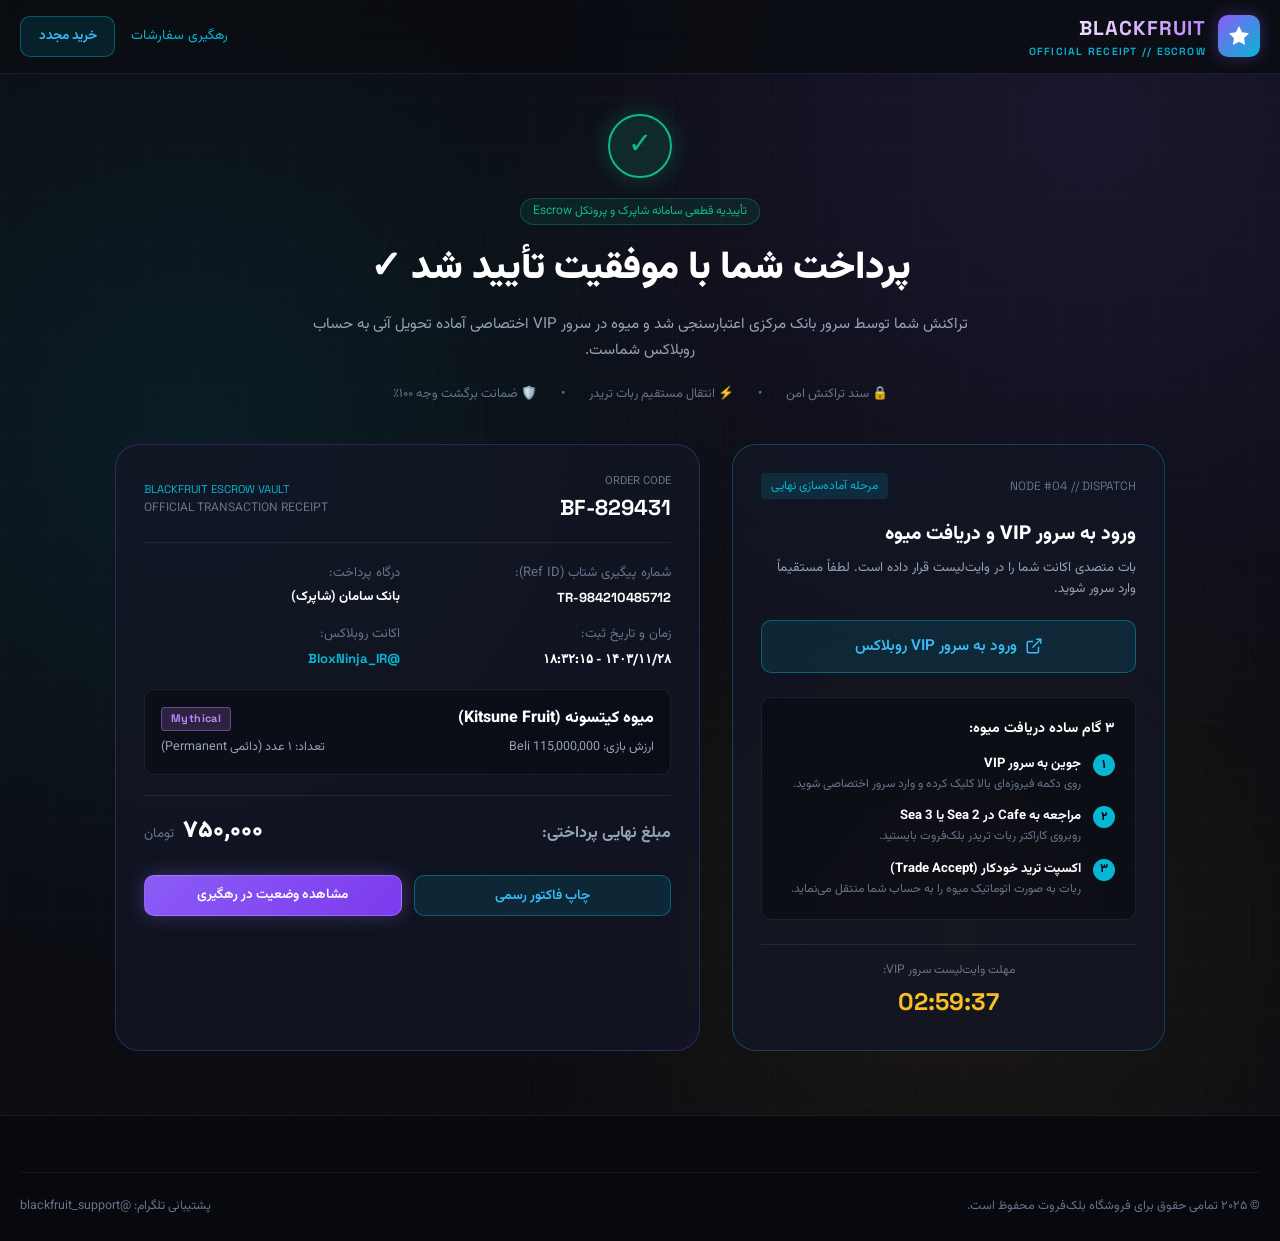
<file: receipt.html>
<!doctype html>
<html lang="fa" dir="rtl">
  <head>
    <meta charset="UTF-8" />
    <meta name="viewport" content="width=device-width, initial-scale=1.0" />
    <title>رسید و فاکتور پرداخت امن - بلک‌فروت</title>
    <meta name="description" content="فاکتور رسمی پرداخت شاپرک و لینک ورود مستقیم به سرور VIP روبلاکس برای دریافت میوه" />
    <link rel="stylesheet" href="assets/style.css" />
  </head>
  <body>
    <!-- Top Header Bar -->
    <header class="header-nav">
      <div class="container">
        <div class="nav-wrapper">
          <a href="index.html" class="logo-brand">
            <div class="logo-icon-box">
              <svg viewBox="0 0 24 24"><path d="M12 2L15.09 8.26L22 9.27L17 14.14L18.18 21.02L12 17.77L5.82 21.02L7 14.14L2 9.27L8.91 8.26L12 2Z"/></svg>
            </div>
            <div class="logo-text-col">
              <span class="logo-title">BLACKFRUIT</span>
              <span class="logo-sub">OFFICIAL RECEIPT // ESCROW</span>
            </div>
          </a>

          <div style="display: flex; align-items: center; gap: 1rem; font-size: 0.85rem;">
            <a href="tracking.html" style="color: var(--cyan);">رهگیری سفارشات</a>
            <a href="products.html" class="btn-cyan-glow">خرید مجدد</a>
          </div>
        </div>
      </div>
    </header>

    <main class="container" style="padding: 2.5rem 1.25rem 4rem 1.25rem;">
      <!-- Success Icon & Headline -->
      <div style="text-align: center; max-width: 700px; margin: 0 auto 2.5rem auto;">
        <div style="width: 64px; height: 64px; border-radius: 50%; background: rgba(16, 185, 129, 0.15); border: 2px solid var(--emerald); display: flex; align-items: center; justify-content: center; margin: 0 auto 1.25rem; color: var(--emerald); font-size: 1.8rem; box-shadow: 0 0 25px rgba(16, 185, 129, 0.3);">
          ✓
        </div>
        <div style="display: inline-flex; align-items: center; gap: 0.4rem; padding: 0.2rem 0.75rem; background: rgba(16, 185, 129, 0.1); border: 1px solid rgba(16, 185, 129, 0.3); border-radius: 9999px; color: var(--emerald); font-size: 0.75rem; margin-bottom: 0.85rem;">
          <span>تأییدیه قطعی سامانه شاپرک و پروتکل Escrow</span>
        </div>
        <h1 style="font-size: 2.4rem; font-weight: 900; color: #fff; margin-bottom: 0.75rem;">
          پرداخت شما با موفقیت تأیید شد ✓
        </h1>
        <p style="color: var(--text-muted); font-size: 0.95rem; line-height: 1.7; margin-bottom: 1.25rem;">
          تراکنش شما توسط سرور بانک مرکزی اعتبارسنجی شد و میوه در سرور VIP اختصاصی آماده تحویل آنی به حساب روبلاکس شماست.
        </p>

        <div style="display: flex; justify-content: center; align-items: center; gap: 1.5rem; font-size: 0.8rem; color: var(--text-dim); flex-wrap: wrap;">
          <span>🔒 سند تراکنش امن</span>
          <span>•</span>
          <span>⚡ انتقال مستقیم ربات تریدر</span>
          <span>•</span>
          <span>🛡️ ضمانت برگشت وجه ۱۰۰٪</span>
        </div>
      </div>

      <!-- Receipt Content Grid (Matching Stitch Image 8) -->
      <div style="display: grid; grid-template-columns: 0.85fr 1.15fr; gap: 2rem; max-width: 1050px; margin: 0 auto;">
        <!-- Left Box: VIP Server Action & Steps -->
        <div style="background: var(--bg-card); border: 1px solid var(--border-cyan); border-radius: var(--radius-xl); padding: 1.75rem; display: flex; flex-direction: column;">
          <div style="display: flex; justify-content: space-between; align-items: center; margin-bottom: 1.25rem;">
            <span style="font-size: 0.75rem; font-family: var(--font-en); color: var(--text-dim);">NODE #04 // DISPATCH</span>
            <span style="font-size: 0.75rem; color: var(--cyan); background: rgba(6, 182, 212, 0.15); padding: 0.2rem 0.6rem; border-radius: 4px;">مرحله آماده‌سازی نهایی</span>
          </div>

          <h3 style="font-size: 1.2rem; font-weight: 800; color: #fff; margin-bottom: 0.5rem;">
            ورود به سرور VIP و دریافت میوه
          </h3>
          <p style="font-size: 0.82rem; color: var(--text-muted); line-height: 1.6; margin-bottom: 1.25rem;">
            بات متصدی اکانت شما را در وایت‌لیست قرار داده است. لطفاً مستقیماً وارد سرور شوید.
          </p>

          <a href="https://www.roblox.com/games/2753915549/Blox-Fruits?privateServerLinkCode=bf_vip_secure_server_node_04" target="_blank" class="btn-cyan-glow" style="width: 100%; justify-content: center; padding: 0.85rem; font-size: 0.95rem; margin-bottom: 1.5rem;">
            <svg width="18" height="18" viewBox="0 0 24 24" fill="none" stroke="currentColor" stroke-width="2"><path d="M18 13v6a2 2 0 0 1-2 2H5a2 2 0 0 1-2-2V8a2 2 0 0 1 2-2h6"></path><polyline points="15 3 21 3 21 9"></polyline><line x1="10" y1="14" x2="21" y2="3"></line></svg>
            <span>ورود به سرور VIP روبلاکس</span>
          </a>

          <!-- 3 Easy Steps -->
          <div style="background: rgba(0,0,0,0.3); border: 1px solid var(--border-subtle); border-radius: var(--radius-md); padding: 1.25rem; margin-bottom: 1.5rem;">
            <div style="font-size: 0.88rem; font-weight: 700; color: #fff; margin-bottom: 0.85rem;">۳ گام ساده دریافت میوه:</div>
            
            <div style="display: flex; gap: 0.75rem; margin-bottom: 0.75rem;">
              <span style="width: 22px; height: 22px; border-radius: 50%; background: var(--cyan); color: #0b0d13; display: flex; align-items: center; justify-content: center; font-size: 0.75rem; font-weight: 800;">۱</span>
              <div>
                <div style="font-size: 0.82rem; font-weight: 700; color: #fff;">جوین به سرور VIP</div>
                <div style="font-size: 0.75rem; color: var(--text-dim);">روی دکمه فیروزه‌ای بالا کلیک کرده و وارد سرور اختصاصی شوید.</div>
              </div>
            </div>

            <div style="display: flex; gap: 0.75rem; margin-bottom: 0.75rem;">
              <span style="width: 22px; height: 22px; border-radius: 50%; background: var(--cyan); color: #0b0d13; display: flex; align-items: center; justify-content: center; font-size: 0.75rem; font-weight: 800;">۲</span>
              <div>
                <div style="font-size: 0.82rem; font-weight: 700; color: #fff;">مراجعه به Cafe در Sea 2 یا Sea 3</div>
                <div style="font-size: 0.75rem; color: var(--text-dim);">روبروی کاراکتر ربات تریدر بلک‌فروت بایستید.</div>
              </div>
            </div>

            <div style="display: flex; gap: 0.75rem;">
              <span style="width: 22px; height: 22px; border-radius: 50%; background: var(--cyan); color: #0b0d13; display: flex; align-items: center; justify-content: center; font-size: 0.75rem; font-weight: 800;">۳</span>
              <div>
                <div style="font-size: 0.82rem; font-weight: 700; color: #fff;">اکسپت ترید خودکار (Trade Accept)</div>
                <div style="font-size: 0.75rem; color: var(--text-dim);">ربات به صورت اتوماتیک میوه را به حساب شما منتقل می‌نماید.</div>
              </div>
            </div>
          </div>

          <!-- Countdown -->
          <div style="text-align: center; margin-top: auto; padding-top: 1rem; border-top: 1px solid var(--border-subtle);">
            <div style="font-size: 0.75rem; color: var(--text-dim); margin-bottom: 0.2rem;">مهلت وایت‌لیست سرور VIP:</div>
            <div id="receiptCountdown" style="font-family: var(--font-en); font-size: 1.5rem; font-weight: 800; color: var(--gold-light);">02:59:39</div>
          </div>
        </div>

        <!-- Right Box: Official Invoice Details -->
        <div style="background: var(--bg-card); border: 1px solid var(--border-neon); border-radius: var(--radius-xl); padding: 1.75rem;">
          <div style="display: flex; justify-content: space-between; align-items: center; border-bottom: 1px solid var(--border-subtle); padding-bottom: 1rem; margin-bottom: 1.25rem;">
            <div>
              <div style="font-size: 0.7rem; color: var(--text-dim);">ORDER CODE</div>
              <div id="receiptOrderCode" style="font-family: var(--font-en); font-size: 1.35rem; font-weight: 800; color: #fff;">BF-829431</div>
            </div>
            <div style="text-align: left;">
              <div style="font-size: 0.7rem; color: var(--cyan); font-family: var(--font-en);">BLACKFRUIT ESCROW VAULT</div>
              <div style="font-size: 0.75rem; color: var(--text-dim);">OFFICIAL TRANSACTION RECEIPT</div>
            </div>
          </div>

          <div style="display: grid; grid-template-columns: 1fr 1fr; gap: 1rem; margin-bottom: 1.25rem; font-size: 0.82rem;">
            <div>
              <span style="color: var(--text-dim);">شماره پیگیری شتاب (Ref ID):</span>
              <div style="font-family: var(--font-en); font-weight: 700; color: #fff; margin-top: 0.2rem;">TR-984210485712</div>
            </div>
            <div>
              <span style="color: var(--text-dim);">درگاه پرداخت:</span>
              <div style="font-weight: 700; color: #fff; margin-top: 0.2rem;">بانک سامان (شاپرک)</div>
            </div>
            <div>
              <span style="color: var(--text-dim);">زمان و تاریخ ثبت:</span>
              <div style="font-family: var(--font-en); font-weight: 700; color: #fff; margin-top: 0.2rem;">۱۴۰۳/۱۱/۲۸ - ۱۸:۳۲:۱۵</div>
            </div>
            <div>
              <span style="color: var(--text-dim);">اکانت روبلاکس:</span>
              <div id="receiptRobloxUser" style="font-family: var(--font-en); font-weight: 700; color: var(--cyan); margin-top: 0.2rem;">@ShadowNinja_IR</div>
            </div>
          </div>

          <!-- Product item row -->
          <div style="background: rgba(0,0,0,0.3); border: 1px solid var(--border-subtle); border-radius: var(--radius-md); padding: 1rem; margin-bottom: 1.25rem;">
            <div style="display: flex; justify-content: space-between; align-items: center; margin-bottom: 0.4rem;">
              <span style="font-weight: 800; color: #fff; font-size: 1rem;" id="receiptFruitName">میوه کیتسونه (Kitsune Fruit)</span>
              <span class="rarity-badge rarity-mythical">Mythical</span>
            </div>
            <div style="display: flex; justify-content: space-between; font-size: 0.78rem; color: var(--text-muted);">
              <span>ارزش بازی: Beli 115,000,000</span>
              <span>تعداد: ۱ عدد (دائمی Permanent)</span>
            </div>
          </div>

          <!-- Total price -->
          <div style="display: flex; justify-content: space-between; align-items: baseline; border-top: 1px solid var(--border-subtle); padding-top: 1rem; margin-bottom: 1.5rem;">
            <span style="font-weight: 700; color: var(--text-muted);">مبلغ نهایی پرداختی:</span>
            <div>
              <span id="receiptFinalPrice" style="font-size: 1.5rem; font-weight: 900; color: #fff;">۴,۲۰۰,۰۰۰</span>
              <span style="font-size: 0.85rem; color: var(--text-dim); margin-right: 0.3rem;">تومان</span>
            </div>
          </div>

          <!-- Action buttons -->
          <div style="display: flex; gap: 0.75rem; flex-wrap: wrap;">
            <button class="btn-cyan-glow" style="flex: 1; justify-content: center;" onclick="window.print()">
              چاپ فاکتور رسمی
            </button>
            <a href="tracking.html" class="btn-primary-glow" style="flex: 1; justify-content: center;">
              مشاهده وضعیت در رهگیری
            </a>
          </div>
        </div>
      </div>
    </main>

    <!-- Footer -->
    <footer class="site-footer">
      <div class="container">
        <div class="footer-bottom-bar">
          <div>© ۲۰۲۵ تمامی حقوق برای فروشگاه بلک‌فروت محفوظ است.</div>
          <div>پشتیبانی تلگرام: @blackfruit_support</div>
        </div>
      </div>
    </footer>

    <script src="assets/app.js"></script>
    <script>
      // Load order details from URL param or default
      const urlParams = new URLSearchParams(window.location.search);
      const orderId = urlParams.get('orderId') || 'BF-829431';
      document.getElementById('receiptOrderCode').textContent = orderId;

      // Check localStorage for saved order
      const orders = JSON.parse(localStorage.getItem('blackfruit_orders') || '[]');
      const current = orders.find(o => o.id === orderId);
      if (current) {
        document.getElementById('receiptFruitName').textContent = current.fruitName;
        document.getElementById('receiptRobloxUser').textContent = '@' + current.robloxUser;
        document.getElementById('receiptFinalPrice').textContent = current.priceFormatted;
      }

      // Countdown timer simulation
      let seconds = 3 * 3600 - 21;
      setInterval(() => {
        seconds--;
        if (seconds < 0) seconds = 0;
        const h = String(Math.floor(seconds / 3600)).padStart(2, '0');
        const m = String(Math.floor((seconds % 3600) / 60)).padStart(2, '0');
        const s = String(seconds % 60).padStart(2, '0');
        document.getElementById('receiptCountdown').textContent = `${h}:${m}:${s}`;
      }, 1000);
    </script>
  </body>
</html>
</file>
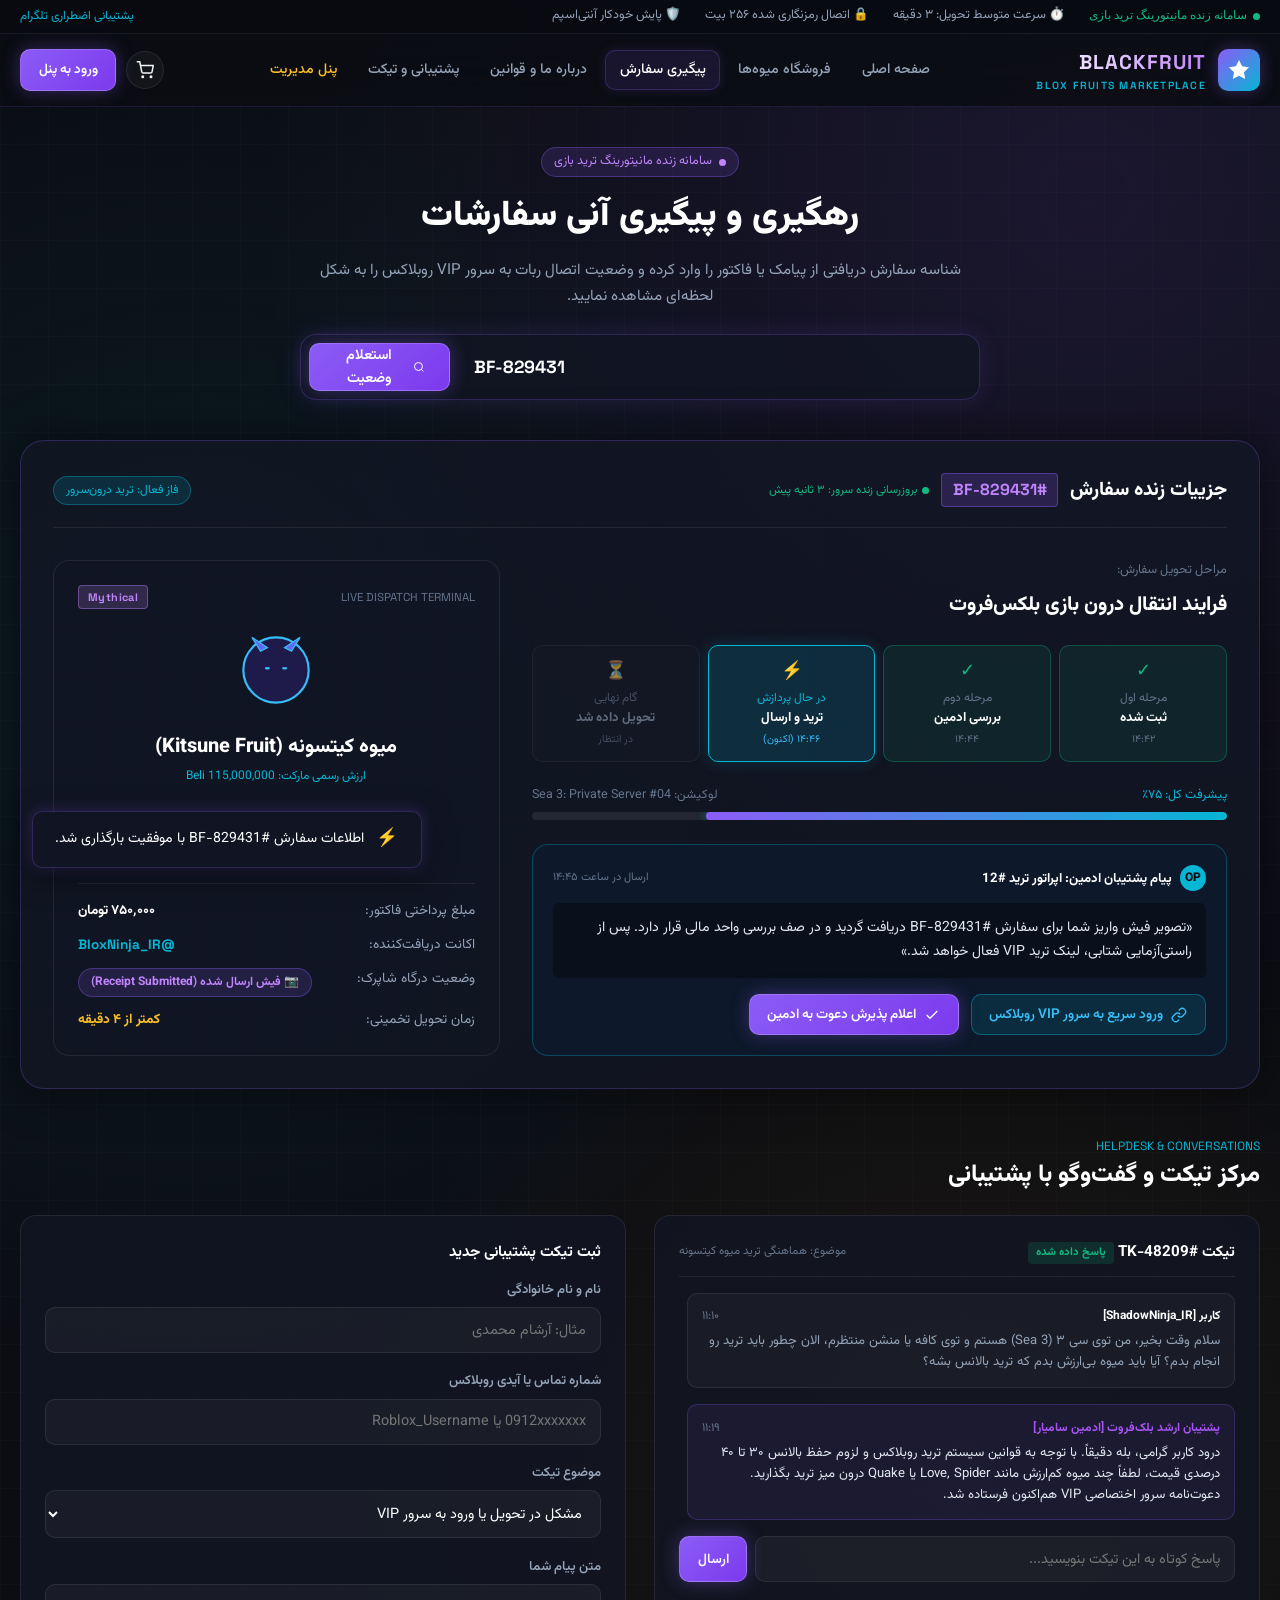
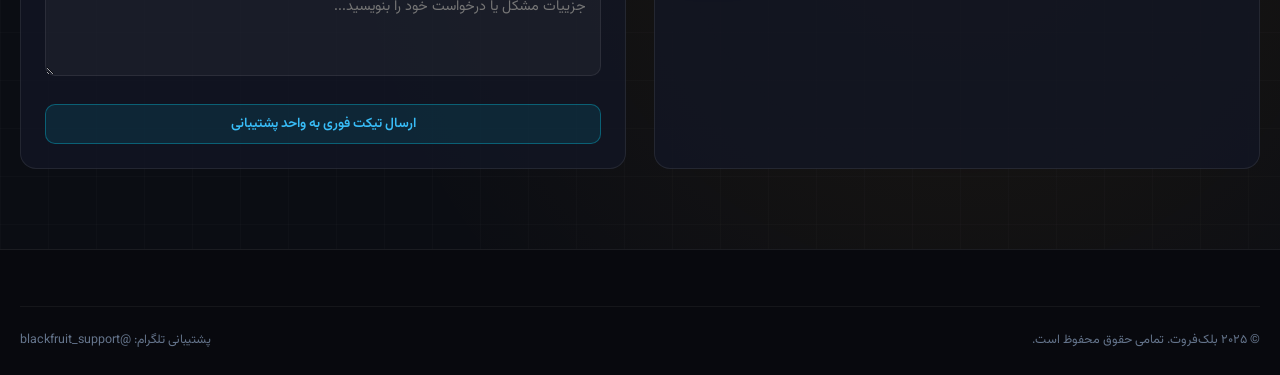
<file: tracking.html>
<!doctype html>
<html lang="fa" dir="rtl">
  <head>
    <meta charset="UTF-8" />
    <meta name="viewport" content="width=device-width, initial-scale=1.0" />
    <title>رهگیری و پیگیری آنی سفارشات - بلک‌فروت</title>
    <meta name="description" content="سامانه زنده رهگیری سفارشات میوه Blox Fruits، نظارت بر وضعیت ربات ترید و گفت‌وگو با ادمین در سرور VIP" />
    <link rel="stylesheet" href="assets/style.css" />
  </head>
  <body>
    <!-- Top Live Ticker -->
    <div class="top-ticker">
      <div class="container">
        <div style="display: flex; align-items: center; justify-content: space-between;">
          <div class="ticker-content">
            <span class="ticker-ping"><span class="ping-dot"></span><span>سامانه زنده مانیتورینگ ترید بازی</span></span>
            <span>⏱️ سرعت متوسط تحویل: ۳ دقیقه</span>
            <span>🔒 اتصال رمزنگاری شده ۲۵۶ بیت</span>
            <span>🛡️ پایش خودکار آنتی‌اسپم</span>
          </div>
          <a href="https://t.me/blackfruit_support" target="_blank" style="color: var(--cyan); font-size: 0.75rem;">پشتیبانی اضطراری تلگرام</a>
        </div>
      </div>
    </div>

    <!-- Navigation Header -->
    <header class="header-nav">
      <div class="container">
        <div class="nav-wrapper">
          <a href="index.html" class="logo-brand">
            <div class="logo-icon-box">
              <svg viewBox="0 0 24 24"><path d="M12 2L15.09 8.26L22 9.27L17 14.14L18.18 21.02L12 17.77L5.82 21.02L7 14.14L2 9.27L8.91 8.26L12 2Z"/></svg>
            </div>
            <div class="logo-text-col">
              <span class="logo-title">BLACKFRUIT</span>
              <span class="logo-sub">BLOX FRUITS MARKETPLACE</span>
            </div>
          </a>

          <ul class="nav-links">
            <li class="nav-item"><a href="index.html">صفحه اصلی</a></li>
            <li class="nav-item"><a href="products.html">فروشگاه میوه‌ها</a></li>
            <li class="nav-item active"><a href="tracking.html">پیگیری سفارش</a></li>
            <li class="nav-item"><a href="about.html">درباره ما و قوانین</a></li>
            <li class="nav-item"><a href="contact.html">پشتیبانی و تیکت</a></li>
            <li class="nav-item"><a href="admin.html" style="color: var(--gold-light);">پنل مدیریت</a></li>
          </ul>

          <div class="nav-actions">
            <button class="btn-icon-round" onclick="toggleCartDrawer(true)" title="سبد خرید">
              <svg width="18" height="18" viewBox="0 0 24 24" fill="none" stroke="currentColor" stroke-width="2"><circle cx="9" cy="21" r="1"></circle><circle cx="20" cy="21" r="1"></circle><path d="M1 1h4l2.68 13.39a2 2 0 0 0 2 1.61h9.72a2 2 0 0 0 2-1.61L23 6H6"></path></svg>
              <span class="cart-counter">0</span>
            </button>
            <a href="admin.html" class="btn-primary-glow">ورود به پنل</a>
          </div>
        </div>
      </div>
    </header>

    <!-- Tracking Header & Input (Matching Stitch Image 6) -->
    <section class="container" style="padding: 2.5rem 1.25rem 1.5rem 1.25rem;">
      <div style="text-align: center; max-width: 680px; margin: 0 auto 2.5rem auto;">
        <div style="display: inline-flex; align-items: center; gap: 0.4rem; padding: 0.25rem 0.8rem; background: rgba(139, 92, 246, 0.15); border: 1px solid rgba(139, 92, 246, 0.35); border-radius: 9999px; color: #c084fc; font-size: 0.78rem; margin-bottom: 0.75rem;">
          <span class="ping-dot" style="background: #c084fc;"></span>
          <span>سامانه زنده مانیتورینگ ترید بازی</span>
        </div>
        <h1 style="font-size: 2.2rem; font-weight: 900; color: #fff; margin-bottom: 0.8rem;">
          رهگیری و پیگیری آنی سفارشات
        </h1>
        <p style="color: var(--text-muted); font-size: 0.95rem; line-height: 1.7;">
          شناسه سفارش دریافتی از پیامک یا فاکتور را وارد کرده و وضعیت اتصال ربات به سرور VIP روبلاکس را به شکل لحظه‌ای مشاهده نمایید.
        </p>

        <!-- Search Box -->
        <div style="display: flex; gap: 0.5rem; margin-top: 1.5rem; background: rgba(18, 22, 36, 0.8); border: 1px solid var(--border-neon); border-radius: var(--radius-lg); padding: 0.5rem; box-shadow: 0 0 25px rgba(139, 92, 246, 0.15);">
          <input type="text" id="trackingOrderIdInput" class="form-control" style="background: transparent; border: none; font-size: 1.1rem; font-family: var(--font-en); font-weight: 700; color: #fff; text-align: left; padding: 0.6rem 1rem;" value="BF-829431" placeholder="BF-XXXXXX" />
          <button class="btn-primary-glow" style="padding: 0 1.5rem; font-size: 0.9rem;" onclick="lookupOrder()">
            <svg width="16" height="16" viewBox="0 0 24 24" fill="none" stroke="currentColor" stroke-width="2"><circle cx="11" cy="11" r="8"></circle><line x1="21" y1="21" x2="16.65" y2="16.65"></line></svg>
            <span>استعلام وضعیت</span>
          </button>
        </div>
      </div>

      <!-- Live Dispatch Terminal Details (Matching Stitch Image 6) -->
      <div style="background: var(--bg-card); border: 1px solid var(--border-neon); border-radius: var(--radius-xl); padding: 2rem; margin-bottom: 3rem; box-shadow: 0 0 45px rgba(0, 0, 0, 0.5);">
        <!-- Top Status Bar -->
        <div style="display: flex; justify-content: space-between; align-items: center; border-bottom: 1px solid var(--border-subtle); padding-bottom: 1.25rem; margin-bottom: 2rem; flex-wrap: wrap; gap: 1rem;">
          <div style="display: flex; align-items: center; gap: 0.75rem;">
            <span style="font-size: 1.2rem; font-weight: 800; color: #fff;">جزییات زنده سفارش</span>
            <span id="displayOrderIdBadge" style="background: rgba(139, 92, 246, 0.2); border: 1px solid rgba(139, 92, 246, 0.4); padding: 0.2rem 0.65rem; border-radius: 4px; font-family: var(--font-en); font-weight: 700; color: #c084fc;">#BF-829431</span>
            <span style="font-size: 0.72rem; color: var(--emerald); display: flex; align-items: center; gap: 0.3rem;">
              <span class="ping-dot"></span>
              <span>بروزرسانی زنده سرور: ۳ ثانیه پیش</span>
            </span>
          </div>

          <div style="display: flex; align-items: center; gap: 0.5rem;">
            <span style="font-size: 0.75rem; background: rgba(6, 182, 212, 0.15); border: 1px solid rgba(6, 182, 212, 0.35); color: var(--cyan); padding: 0.25rem 0.75rem; border-radius: 9999px;">
              فاز فعال: ترید درون‌سرور
            </span>
          </div>
        </div>

        <div style="display: grid; grid-template-columns: 1.4fr 0.9fr; gap: 2rem;">
          <!-- Left Column: Stepper & Operator Message -->
          <div>
            <div style="font-size: 0.8rem; color: var(--text-dim); margin-bottom: 0.5rem;">مراحل تحویل سفارش:</div>
            <div style="font-size: 1.25rem; font-weight: 800; color: #fff; margin-bottom: 1.5rem;">فرایند انتقال درون بازی بلکس‌فروت</div>

            <!-- Stepper Indicators -->
            <div style="display: grid; grid-template-columns: repeat(4, 1fr); gap: 0.5rem; text-align: center; margin-bottom: 1.5rem;">
              <!-- Step 1 -->
              <div style="background: rgba(16, 185, 129, 0.1); border: 1px solid rgba(16, 185, 129, 0.3); border-radius: var(--radius-md); padding: 0.75rem 0.4rem;">
                <div style="color: var(--emerald); font-size: 1.1rem; margin-bottom: 0.2rem;">✓</div>
                <div style="font-size: 0.75rem; color: var(--text-dim);">مرحله اول</div>
                <div style="font-size: 0.82rem; font-weight: 700; color: #fff;">ثبت شده</div>
                <div style="font-size: 0.65rem; color: var(--text-dim); margin-top: 0.2rem;">۱۴:۴۲</div>
              </div>

              <!-- Step 2 -->
              <div style="background: rgba(16, 185, 129, 0.1); border: 1px solid rgba(16, 185, 129, 0.3); border-radius: var(--radius-md); padding: 0.75rem 0.4rem;">
                <div style="color: var(--emerald); font-size: 1.1rem; margin-bottom: 0.2rem;">✓</div>
                <div style="font-size: 0.75rem; color: var(--text-dim);">مرحله دوم</div>
                <div style="font-size: 0.82rem; font-weight: 700; color: #fff;">بررسی ادمین</div>
                <div style="font-size: 0.65rem; color: var(--text-dim); margin-top: 0.2rem;">۱۴:۴۴</div>
              </div>

              <!-- Step 3 (Active) -->
              <div style="background: rgba(6, 182, 212, 0.15); border: 1px solid var(--cyan); border-radius: var(--radius-md); padding: 0.75rem 0.4rem; box-shadow: 0 0 15px rgba(6, 182, 212, 0.2);">
                <div style="color: var(--cyan); font-size: 1.1rem; margin-bottom: 0.2rem; animation: pulse-dot 1.5s infinite;">⚡</div>
                <div style="font-size: 0.75rem; color: var(--cyan);">در حال پردازش</div>
                <div style="font-size: 0.82rem; font-weight: 700; color: #fff;">ترید و ارسال</div>
                <div style="font-size: 0.65rem; color: var(--cyan-light); margin-top: 0.2rem;">۱۴:۴۶ (اکنون)</div>
              </div>

              <!-- Step 4 -->
              <div style="background: rgba(255, 255, 255, 0.02); border: 1px solid var(--border-subtle); border-radius: var(--radius-md); padding: 0.75rem 0.4rem; opacity: 0.6;">
                <div style="color: var(--text-dim); font-size: 1.1rem; margin-bottom: 0.2rem;">⏳</div>
                <div style="font-size: 0.75rem; color: var(--text-dim);">گام نهایی</div>
                <div style="font-size: 0.82rem; font-weight: 700; color: var(--text-muted);">تحویل داده شد</div>
                <div style="font-size: 0.65rem; color: var(--text-dim); margin-top: 0.2rem;">در انتظار</div>
              </div>
            </div>

            <!-- Progress Bar -->
            <div style="margin-bottom: 1.5rem;">
              <div style="display: flex; justify-content: space-between; font-size: 0.78rem; margin-bottom: 0.4rem;">
                <span style="color: var(--cyan);">پیشرفت کل: ۷۵٪</span>
                <span style="color: var(--text-dim);">لوکیشن: Sea 3: Private Server #04</span>
              </div>
              <div style="width: 100%; height: 8px; background: rgba(255, 255, 255, 0.08); border-radius: 4px; overflow: hidden;">
                <div style="width: 75%; height: 100%; background: linear-gradient(90deg, #8b5cf6, #06b6d4); border-radius: 4px; box-shadow: 0 0 10px rgba(6, 182, 212, 0.6);"></div>
              </div>
            </div>

            <!-- Operator Live Terminal Message Box -->
            <div style="background: rgba(14, 25, 45, 0.85); border: 1px solid var(--border-cyan); border-radius: var(--radius-lg); padding: 1.25rem;">
              <div style="display: flex; align-items: center; justify-content: space-between; margin-bottom: 0.75rem;">
                <div style="display: flex; align-items: center; gap: 0.5rem;">
                  <span style="width: 26px; height: 26px; border-radius: 50%; background: var(--cyan); color: #0b0d13; display: flex; align-items: center; justify-content: center; font-size: 0.75rem; font-weight: 800;">OP</span>
                  <div>
                    <span style="font-size: 0.82rem; font-weight: 700; color: #fff;">پیام پشتیبان ادمین: اپراتور ترید #12</span>
                  </div>
                </div>
                <span style="font-size: 0.7rem; color: var(--text-dim);">ارسال در ساعت ۱۴:۴۵</span>
              </div>
              <p style="font-size: 0.88rem; color: #e2e8f0; line-height: 1.7; background: rgba(0, 0, 0, 0.35); padding: 0.85rem; border-radius: 6px; margin-bottom: 1rem;">
                «سلام، اکانت روبلاکس شما دعوت‌نامه سرور اختصاصی VIP را دریافت کرد. لطفاً وارد سرور شوید و به سمت Cafe در دریا ۳ حرکت کنید تا ترید آنی انجام شود.»
              </p>
              <div style="display: flex; gap: 0.75rem; flex-wrap: wrap;">
                <button class="btn-cyan-glow" onclick="copyVipLink()">
                  <svg width="16" height="16" viewBox="0 0 24 24" fill="none" stroke="currentColor" stroke-width="2"><path d="M10 13a5 5 0 0 0 7.54.54l3-3a5 5 0 0 0-7.07-7.07l-1.72 1.71"></path><path d="M14 11a5 5 0 0 0-7.54-.54l-3 3a5 5 0 0 0 7.07 7.07l1.71-1.71"></path></svg>
                  <span>ورود سریع به سرور VIP روبلاکس</span>
                </button>
                <button class="btn-primary-glow" onclick="sendQuickReply()">
                  <svg width="16" height="16" viewBox="0 0 24 24" fill="none" stroke="currentColor" stroke-width="2"><polyline points="20 6 9 17 4 12"></polyline></svg>
                  <span>اعلام پذیرش دعوت به ادمین</span>
                </button>
              </div>
            </div>
          </div>

          <!-- Right Column: Order Item Summary -->
          <div style="background: rgba(18, 22, 36, 0.7); border: 1px solid var(--border-subtle); border-radius: var(--radius-lg); padding: 1.5rem; display: flex; flex-direction: column;">
            <div style="display: flex; justify-content: space-between; align-items: center; margin-bottom: 1rem;">
              <span style="font-size: 0.72rem; color: var(--text-dim); font-family: var(--font-en);">LIVE DISPATCH TERMINAL</span>
              <span class="rarity-badge rarity-mythical">Mythical</span>
            </div>

            <div style="width: 90px; height: 90px; margin: 0 auto 1rem; display: flex; align-items: center; justify-content: center;">
              <svg viewBox="0 0 100 100" style="width: 86px; height: 86px;">
                <circle cx="50" cy="50" r="38" fill="#1e1b4b" stroke="#38bdf8" stroke-width="2.5"/>
                <polygon points="32,28 22,12 40,24" fill="#6366f1" stroke="#38bdf8" stroke-width="1.5" />
                <polygon points="68,28 78,12 60,24" fill="#6366f1" stroke="#38bdf8" stroke-width="1.5" />
                <ellipse cx="40" cy="48" rx="3" ry="1.5" fill="#38bdf8" />
                <ellipse cx="60" cy="48" rx="3" ry="1.5" fill="#38bdf8" />
              </svg>
            </div>

            <h3 style="font-size: 1.25rem; font-weight: 800; color: #fff; text-align: center; margin-bottom: 0.25rem;">
              میوه کیتسونه (Kitsune Fruit)
            </h3>
            <div style="font-size: 0.75rem; color: var(--cyan); text-align: center; margin-bottom: 1.5rem;">
              ارزش رسمی مارکت: Beli 115,000,000
            </div>

            <div style="display: flex; flex-direction: column; gap: 0.75rem; font-size: 0.85rem; border-top: 1px solid var(--border-subtle); padding-top: 1rem; margin-top: auto;">
              <div style="display: flex; justify-content: space-between;">
                <span style="color: var(--text-muted);">مبلغ پرداختی فاکتور:</span>
                <span style="font-weight: 700; color: #fff;">۴,۲۰۰,۰۰۰ تومان</span>
              </div>
              <div style="display: flex; justify-content: space-between;">
                <span style="color: var(--text-muted);">اکانت دریافت‌کننده:</span>
                <span style="font-family: var(--font-en); font-weight: 700; color: var(--cyan);">@ShadowNinja_IR</span>
              </div>
              <div style="display: flex; justify-content: space-between;">
                <span style="color: var(--text-muted);">وضعیت درگاه شاپرک:</span>
                <span style="color: var(--emerald); font-weight: 700;">موفق و تسویه شده</span>
              </div>
              <div style="display: flex; justify-content: space-between;">
                <span style="color: var(--text-muted);">زمان تحویل تخمینی:</span>
                <span style="color: var(--gold-light); font-weight: 700;">کمتر از ۴ دقیقه</span>
              </div>
            </div>
          </div>
        </div>
      </div>

      <!-- Helpdesk & Conversation Desk (Matching Stitch Image 6) -->
      <section style="margin-bottom: 3.5rem;">
        <div style="display: flex; justify-content: space-between; align-items: center; margin-bottom: 1.25rem;">
          <div>
            <div style="font-size: 0.75rem; color: var(--cyan); font-family: var(--font-en);">HELPDESK & CONVERSATIONS</div>
            <h2 style="font-size: 1.5rem; font-weight: 800; color: #fff;">مرکز تیکت و گفت‌وگو با پشتیبانی</h2>
          </div>
        </div>

        <div style="display: grid; grid-template-columns: 1fr 1fr; gap: 1.75rem;">
          <!-- Active Ticket History -->
          <div style="background: var(--bg-card); border: 1px solid var(--border-subtle); border-radius: var(--radius-lg); padding: 1.5rem;">
            <div style="display: flex; justify-content: space-between; align-items: center; border-bottom: 1px solid var(--border-subtle); padding-bottom: 0.75rem; margin-bottom: 1rem;">
              <span style="font-weight: 700; color: #fff; font-size: 0.95rem;">تیکت #TK-48209 <span style="background: rgba(16, 185, 129, 0.15); color: var(--emerald); padding: 0.15rem 0.5rem; border-radius: 4px; font-size: 0.7rem;">پاسخ داده شده</span></span>
              <span style="font-size: 0.72rem; color: var(--text-dim);">موضوع: هماهنگی ترید میوه کیتسونه</span>
            </div>

            <!-- Messages Log -->
            <div style="display: flex; flex-direction: column; gap: 1rem; max-height: 280px; overflow-y: auto; padding-left: 0.5rem; margin-bottom: 1rem;">
              <!-- User msg -->
              <div style="background: rgba(255, 255, 255, 0.03); border: 1px solid var(--border-subtle); border-radius: var(--radius-md); padding: 0.85rem;">
                <div style="display: flex; justify-content: space-between; font-size: 0.75rem; margin-bottom: 0.3rem;">
                  <span style="font-weight: 700; color: #fff;">کاربر [ShadowNinja_IR]</span>
                  <span style="color: var(--text-dim);">۱۱:۱۰</span>
                </div>
                <p style="font-size: 0.82rem; color: var(--text-muted); line-height: 1.6;">
                  سلام وقت بخیر، من توی سی ۳ (Sea 3) هستم و توی کافه یا منشن منتظرم، الان چطور باید ترید رو انجام بدم؟ آیا باید میوه بی‌ارزش بدم که ترید بالانس بشه؟
                </p>
              </div>

              <!-- Admin reply -->
              <div style="background: rgba(139, 92, 246, 0.08); border: 1px solid var(--border-neon); border-radius: var(--radius-md); padding: 0.85rem;">
                <div style="display: flex; justify-content: space-between; font-size: 0.75rem; margin-bottom: 0.3rem;">
                  <span style="font-weight: 700; color: var(--primary-light);">پشتیبان ارشد بلک‌فروت [ادمین سامیار]</span>
                  <span style="color: var(--text-dim);">۱۱:۱۹</span>
                </div>
                <p style="font-size: 0.82rem; color: #e2e8f0; line-height: 1.6;">
                  درود کاربر گرامی، بله دقیقاً. با توجه به قوانین سیستم ترید روبلاکس و لزوم حفظ بالانس ۳۰ تا ۴۰ درصدی قیمت، لطفاً چند میوه کم‌ارزش مانند Love, Spider یا Quake درون میز ترید بگذارید. دعوت‌نامه سرور اختصاصی VIP هم‌اکنون فرستاده شد.
                </p>
              </div>
            </div>

            <!-- Quick input -->
            <div style="display: flex; gap: 0.5rem;">
              <input type="text" id="quickReplyInput" class="form-control" placeholder="پاسخ کوتاه به این تیکت بنویسید..." />
              <button class="btn-primary-glow" onclick="submitTicketReply()">ارسال</button>
            </div>
          </div>

          <!-- New Ticket Form -->
          <div style="background: var(--bg-card); border: 1px solid var(--border-subtle); border-radius: var(--radius-lg); padding: 1.5rem;">
            <div style="font-weight: 700; color: #fff; font-size: 0.95rem; margin-bottom: 1rem;">ثبت تیکت پشتیبانی جدید</div>
            <div class="form-group">
              <label class="form-label">نام و نام خانوادگی</label>
              <input type="text" class="form-control" placeholder="مثال: آرشام محمدی" />
            </div>
            <div class="form-group">
              <label class="form-label">شماره تماس یا آیدی روبلاکس</label>
              <input type="text" class="form-control" placeholder="0912xxxxxxx یا Roblox_Username" />
            </div>
            <div class="form-group">
              <label class="form-label">موضوع تیکت</label>
              <select class="form-control">
                <option>مشکل در تحویل یا ورود به سرور VIP</option>
                <option>سوال در مورد قانون ۴۰٪ ترید</option>
                <option>درخواست میوه ناموجود در فروشگاه</option>
                <option>پیگیری واریز وجه یا فاکتور</option>
              </select>
            </div>
            <div class="form-group">
              <label class="form-label">متن پیام شما</label>
              <textarea class="form-control" rows="3" placeholder="جزییات مشکل یا درخواست خود را بنویسید..."></textarea>
            </div>
            <button class="btn-cyan-glow" style="width: 100%; justify-content: center;" onclick="showToast('تیکت شما با موفقیت ثبت شد. پاسخ کمتر از ۵ دقیقه ارسال می‌گردد.')">
              ارسال تیکت فوری به واحد پشتیبانی
            </button>
          </div>
        </div>
      </section>
    </section>

    <!-- Footer -->
    <footer class="site-footer">
      <div class="container">
        <div class="footer-bottom-bar">
          <div>© ۲۰۲۵ بلک‌فروت. تمامی حقوق محفوظ است.</div>
          <div>پشتیبانی تلگرام: @blackfruit_support</div>
        </div>
      </div>
    </footer>

    <!-- Mobile Nav -->
    <div class="mobile-bottom-nav">
      <div class="mobile-nav-grid">
        <a href="index.html" class="mob-nav-item">
          <svg viewBox="0 0 24 24" fill="none" stroke="currentColor" stroke-width="2"><path d="M3 9l9-7 9 7v11a2 2 0 0 1-2 2H5a2 2 0 0 1-2-2z"></path><polyline points="9 22 9 12 15 12 15 22"></polyline></svg>
          <span>خانه</span>
        </a>
        <a href="products.html" class="mob-nav-item">
          <svg viewBox="0 0 24 24" fill="none" stroke="currentColor" stroke-width="2"><circle cx="9" cy="21" r="1"></circle><circle cx="20" cy="21" r="1"></circle><path d="M1 1h4l2.68 13.39a2 2 0 0 0 2 1.61h9.72a2 2 0 0 0 2-1.61L23 6H6"></path></svg>
          <span>فروشگاه</span>
        </a>
        <a href="tracking.html" class="mob-nav-item active">
          <svg viewBox="0 0 24 24" fill="none" stroke="currentColor" stroke-width="2"><circle cx="12" cy="12" r="10"></circle><polyline points="12 6 12 12 16 14"></polyline></svg>
          <span>پیگیری</span>
        </a>
        <a href="contact.html" class="mob-nav-item">
          <svg viewBox="0 0 24 24" fill="none" stroke="currentColor" stroke-width="2"><path d="M21 15a2 2 0 0 1-2 2H7l-4 4V5a2 2 0 0 1 2-2h14a2 2 0 0 1 2 2z"></path></svg>
          <span>پشتیبانی</span>
        </a>
        <a href="admin.html" class="mob-nav-item">
          <svg viewBox="0 0 24 24" fill="none" stroke="currentColor" stroke-width="2"><path d="M20 21v-2a4 4 0 0 0-4-4H8a4 4 0 0 0-4 4v2"></path><circle cx="12" cy="7" r="4"></circle></svg>
          <span>پنل کاربری</span>
        </a>
      </div>
    </div>

    <script src="assets/app.js"></script>
    <script>
      let currentTrackedOrder = null;

      function lookupOrder() {
        const inputVal = document.getElementById('trackingOrderIdInput')?.value.trim();
        const id = inputVal ? inputVal.replace(/^#/, '').toUpperCase() : '';
        if (!id) return;

        const orders = getStoredOrders();
        currentTrackedOrder = orders.find(o => o.id.toUpperCase() === id || o.id.toUpperCase() === ('BF-' + id));

        if (!currentTrackedOrder && orders.length > 0) {
          // If typed arbitrary ID not in list, find or notify
          currentTrackedOrder = orders[0];
        }

        if (currentTrackedOrder) {
          renderTrackedOrderDetails(currentTrackedOrder);
          showToast(`اطلاعات سفارش #${currentTrackedOrder.id} با موفقیت بارگذاری شد.`);
          playUiBeep(700, 0.08);
        } else {
          showToast('سفارشی با این شناسه یافت نشد.');
        }
      }

      function renderTrackedOrderDetails(order) {
        document.getElementById('displayOrderIdBadge').textContent = '#' + order.id;

        // Fruit Title
        const titleEl = document.querySelector('h3');
        if (titleEl && order.fruitName) titleEl.textContent = order.fruitName;

        // Update fields in summary
        const summaryRows = document.querySelectorAll('.container table, [style*="border-top: 1px solid var(--border-subtle)"] > div');
        
        // Find price row & update
        const allSpans = document.querySelectorAll('span');
        allSpans.forEach(s => {
          if (s.textContent.includes('مبلغ پرداختی فاکتور') && s.nextElementSibling) {
            s.nextElementSibling.textContent = `${(order.priceToman || 0).toLocaleString('fa-IR')} تومان`;
          }
          if (s.textContent.includes('اکانت دریافت‌کننده') && s.nextElementSibling) {
            s.nextElementSibling.textContent = '@' + (order.robloxUser || 'RobloxUser');
          }
          if (s.textContent.includes('وضعیت درگاه شاپرک') && s.nextElementSibling) {
            const badgeHtml = getStatusBadgeHtml(order.status);
            s.nextElementSibling.innerHTML = badgeHtml;
          }
        });

        // Update Operator Terminal Message based on status
        const operatorMsgEl = document.querySelector('[style*="rgba(14, 25, 45, 0.85)"] p');
        if (operatorMsgEl) {
          if (order.status === 'Payment Rejected') {
            operatorMsgEl.innerHTML = `
              <span style="color: #f87171; font-weight: 800;">⚠️ پرداخت رد شد:</span>
              «${order.adminReason || 'مبلغ واریزی یا فیش ارسالی نامعتبر است. لطفاً جهت پیگیری مجدد به پشتیبانی تیکت ارسال کنید.'}»
              <div style="margin-top: 0.6rem;">
                <a href="payment.html?orderId=${order.id}" class="btn-cyan-glow" style="display: inline-block; font-size: 0.78rem;">ارسال مجدد فیش در صفحه پرداخت</a>
              </div>
            `;
          } else if (order.status === 'Awaiting Payment') {
            operatorMsgEl.innerHTML = `
              «سفارش در انتظار واریز کارت به کارت است. لطفاً مبلغ ${(order.priceToman || 0).toLocaleString('fa-IR')} تومان را به کارت ۶۲۱۹-۸۶۱۹-۵۷۵۱-۵۸۳۵ (محمد تنگستانی) واریز فرمایید.»
              <div style="margin-top: 0.6rem;">
                <a href="payment.html?orderId=${order.id}" class="btn-primary-glow" style="display: inline-block; font-size: 0.78rem;">انتقال به صفحه پرداخت و شماره کارت</a>
              </div>
            `;
          } else if (order.status === 'Receipt Submitted' || order.status === 'Under Verification') {
            operatorMsgEl.innerHTML = `
              «تصویر فیش واریز شما برای سفارش #${order.id} دریافت گردید و در صف بررسی واحد مالی قرار دارد. پس از راستی‌آزمایی شتابی، لینک ترید VIP فعال خواهد شد.»
            `;
          } else if (order.status === 'Paid / Processing') {
            operatorMsgEl.innerHTML = `
              «پرداخت شما تایید شد! ربات اختصاصی BF_TraderBot در سرور فعال است. لطفاً وارد سرور VIP شوید تا میوه انتقال یابد.»
            `;
          } else if (order.status === 'Completed') {
            operatorMsgEl.innerHTML = `
              «سفارش شما با موفقیت تکمیل شد و میوه در سرور اختصاصی تحویل اکانت @${order.robloxUser} گردید. از خرید شما سپاسگزاریم!»
            `;
          }
        }
      }

      function copyVipLink() {
        navigator.clipboard?.writeText('https://www.roblox.com/games/2753915549/Blox-Fruits?privateServerLinkCode=bf_vip_secure_server_node_04');
        showToast('لینک سرور VIP روبلاکس کپی شد! می‌توانید مستقیماً داخل بازی باز کنید.');
      }

      function sendQuickReply() {
        showToast('پیام پذیرش شما به اپراتور #12 مخابره شد. ربات ترید آماده تبادل است.');
      }

      function submitTicketReply() {
        const val = document.getElementById('quickReplyInput')?.value.trim();
        if (!val) return;
        showToast('پاسخ شما در تیکت ثبت شد.');
        document.getElementById('quickReplyInput').value = '';
      }

      // Check query params
      document.addEventListener('DOMContentLoaded', () => {
        const urlParams = new URLSearchParams(window.location.search);
        const queryOrderId = urlParams.get('orderId');
        if (queryOrderId) {
          const input = document.getElementById('trackingOrderIdInput');
          if (input) input.value = queryOrderId;
          lookupOrder();
        } else {
          // Default load first stored order
          const orders = getCustomerOrders();
          if (orders.length > 0) {
            const input = document.getElementById('trackingOrderIdInput');
            if (input) input.value = orders[0].id;
            lookupOrder();
          }
        }
      });
    </script>
  </body>
</html>
</file>
<file: assets/style.css>
@import url('https://fonts.googleapis.com/css2?family=Space+Grotesk:wght@400;500;600;700&family=Vazirmatn:wght@300;400;500;600;700;800;900&display=swap');

:root {
  --bg-void: #0b0d13;
  --bg-surface: #121624;
  --bg-surface-elevated: #1b2138;
  --bg-card: rgba(18, 22, 36, 0.78);
  --bg-card-hover: rgba(27, 33, 56, 0.88);
  
  --primary: #8b5cf6;
  --primary-light: #a855f7;
  --primary-glow: rgba(139, 92, 246, 0.35);
  
  --cyan: #06b6d4;
  --cyan-light: #38bdf8;
  --cyan-glow: rgba(6, 182, 212, 0.35);
  
  --gold: #f59e0b;
  --gold-light: #fbbf24;
  --gold-glow: rgba(245, 158, 11, 0.35);

  --emerald: #10b981;
  --rose: #f43f5e;
  
  --text-main: #f1f5f9;
  --text-muted: #94a3b8;
  --text-dim: #64748b;
  
  --border-subtle: rgba(255, 255, 255, 0.08);
  --border-neon: rgba(139, 92, 246, 0.25);
  --border-cyan: rgba(6, 182, 212, 0.3);
  
  --font-fa: 'Vazirmatn', -apple-system, BlinkMacSystemFont, 'Segoe UI', Roboto, sans-serif;
  --font-en: 'Space Grotesk', sans-serif;
  
  --radius-sm: 6px;
  --radius-md: 10px;
  --radius-lg: 16px;
  --radius-xl: 24px;
}

* {
  margin: 0;
  padding: 0;
  box-sizing: border-box;
}

html {
  scroll-behavior: smooth;
  direction: rtl;
  font-family: var(--font-fa);
  background-color: var(--bg-void);
  color: var(--text-main);
  line-height: 1.6;
}

body {
  min-height: 100vh;
  overflow-x: hidden;
  background-color: var(--bg-void);
  background-image: 
    radial-gradient(circle at 85% 10%, rgba(139, 92, 246, 0.12) 0%, transparent 40%),
    radial-gradient(circle at 15% 35%, rgba(6, 182, 212, 0.09) 0%, transparent 40%),
    radial-gradient(circle at 75% 75%, rgba(245, 158, 11, 0.07) 0%, transparent 35%),
    linear-gradient(rgba(255, 255, 255, 0.015) 1px, transparent 1px),
    linear-gradient(90deg, rgba(255, 255, 255, 0.015) 1px, transparent 1px);
  background-size: 100% 100%, 100% 100%, 100% 100%, 48px 48px, 48px 48px;
}

/* Scrollbar */
::-webkit-scrollbar {
  width: 8px;
}
::-webkit-scrollbar-track {
  background: #0b0d13;
}
::-webkit-scrollbar-thumb {
  background: #272f45;
  border-radius: 4px;
}
::-webkit-scrollbar-thumb:hover {
  background: var(--primary);
}

a {
  color: inherit;
  text-decoration: none;
  transition: all 0.2s ease;
}

button, input, select, textarea {
  font-family: inherit;
}

.container {
  width: 100%;
  max-width: 1400px;
  margin: 0 auto;
  padding: 0 1.25rem;
}

/* Glassmorphism helpers */
.glass-panel {
  background: var(--bg-card);
  backdrop-filter: blur(18px);
  -webkit-backdrop-filter: blur(18px);
  border: 1px solid var(--border-neon);
  border-radius: var(--radius-lg);
  box-shadow: 0 8px 32px 0 rgba(0, 0, 0, 0.4);
}

.glass-panel-cyan {
  background: rgba(14, 25, 38, 0.8);
  backdrop-filter: blur(18px);
  border: 1px solid var(--border-cyan);
  border-radius: var(--radius-lg);
}

.glass-pill {
  background: rgba(255, 255, 255, 0.04);
  border: 1px solid var(--border-subtle);
  border-radius: 9999px;
  backdrop-filter: blur(10px);
}

/* Top Live Ticker */
.top-ticker {
  background: rgba(8, 10, 16, 0.95);
  border-bottom: 1px solid var(--border-subtle);
  font-size: 0.78rem;
  color: var(--text-muted);
  padding: 0.4rem 0;
  display: flex;
  align-items: center;
  overflow: hidden;
}
.ticker-content {
  display: flex;
  align-items: center;
  gap: 1.5rem;
  white-space: nowrap;
}
.ticker-ping {
  display: inline-flex;
  align-items: center;
  gap: 0.4rem;
  color: var(--emerald);
  font-family: var(--font-en);
}
.ping-dot {
  width: 7px;
  height: 7px;
  background-color: var(--emerald);
  border-radius: 50%;
  animation: pulse-dot 1.8s infinite;
}
@keyframes pulse-dot {
  0% { transform: scale(0.95); opacity: 0.8; box-shadow: 0 0 0 0 rgba(16, 185, 129, 0.7); }
  70% { transform: scale(1.1); opacity: 1; box-shadow: 0 0 0 6px rgba(16, 185, 129, 0); }
  100% { transform: scale(0.95); opacity: 0.8; box-shadow: 0 0 0 0 rgba(16, 185, 129, 0); }
}

/* Main Navigation */
.header-nav {
  position: sticky;
  top: 0;
  z-index: 100;
  background: rgba(11, 13, 19, 0.88);
  backdrop-filter: blur(20px);
  -webkit-backdrop-filter: blur(20px);
  border-bottom: 1px solid rgba(139, 92, 246, 0.16);
  padding: 0.75rem 0;
}
.nav-wrapper {
  display: flex;
  align-items: center;
  justify-content: space-between;
  gap: 1.5rem;
}
.logo-brand {
  display: flex;
  align-items: center;
  gap: 0.75rem;
}
.logo-icon-box {
  width: 42px;
  height: 42px;
  background: linear-gradient(135deg, #8b5cf6 0%, #06b6d4 100%);
  border-radius: var(--radius-md);
  display: flex;
  align-items: center;
  justify-content: center;
  box-shadow: 0 0 16px var(--primary-glow);
  position: relative;
}
.logo-icon-box svg {
  width: 24px;
  height: 24px;
  fill: #fff;
}
.logo-text-col {
  display: flex;
  flex-direction: column;
}
.logo-title {
  font-family: var(--font-en);
  font-weight: 800;
  font-size: 1.25rem;
  letter-spacing: 0.05em;
  background: linear-gradient(90deg, #fff, #c084fc);
  -webkit-background-clip: text;
  -webkit-text-fill-color: transparent;
}
.logo-sub {
  font-size: 0.65rem;
  color: var(--cyan);
  font-family: var(--font-en);
  letter-spacing: 0.12em;
  font-weight: 600;
}

.nav-links {
  display: flex;
  align-items: center;
  gap: 0.25rem;
  list-style: none;
}
.nav-item a {
  display: inline-flex;
  align-items: center;
  gap: 0.4rem;
  padding: 0.5rem 0.85rem;
  border-radius: var(--radius-md);
  font-size: 0.88rem;
  font-weight: 500;
  color: var(--text-muted);
}
.nav-item a:hover,
.nav-item.active a {
  color: #fff;
  background: rgba(139, 92, 246, 0.12);
  border: 1px solid rgba(139, 92, 246, 0.25);
  box-shadow: 0 0 12px rgba(139, 92, 246, 0.15);
}

.nav-search-bar {
  position: relative;
  min-width: 220px;
  flex-grow: 1;
  max-width: 320px;
}
.nav-search-input {
  width: 100%;
  padding: 0.5rem 2.2rem 0.5rem 3.5rem;
  background: rgba(255, 255, 255, 0.04);
  border: 1px solid var(--border-subtle);
  border-radius: 9999px;
  color: #fff;
  font-size: 0.82rem;
  outline: none;
  transition: all 0.2s;
}
.nav-search-input:focus {
  border-color: var(--primary);
  background: rgba(18, 22, 36, 0.9);
  box-shadow: 0 0 12px var(--primary-glow);
}
.search-icon-pos {
  position: absolute;
  right: 0.75rem;
  top: 50%;
  transform: translateY(-50%);
  color: var(--text-dim);
  pointer-events: none;
}
.search-shortcut-badge {
  position: absolute;
  left: 0.6rem;
  top: 50%;
  transform: translateY(-50%);
  background: rgba(255, 255, 255, 0.08);
  border: 1px solid rgba(255, 255, 255, 0.12);
  border-radius: 4px;
  padding: 0.1rem 0.35rem;
  font-family: var(--font-en);
  font-size: 0.65rem;
  color: var(--text-muted);
}

.nav-actions {
  display: flex;
  align-items: center;
  gap: 0.6rem;
}
.btn-icon-round {
  width: 38px;
  height: 38px;
  border-radius: 50%;
  display: flex;
  align-items: center;
  justify-content: center;
  background: rgba(255, 255, 255, 0.04);
  border: 1px solid var(--border-subtle);
  color: var(--text-main);
  cursor: pointer;
  position: relative;
  transition: all 0.2s;
}
.btn-icon-round:hover {
  background: rgba(139, 92, 246, 0.18);
  border-color: var(--primary);
  box-shadow: 0 0 12px var(--primary-glow);
}
.cart-counter {
  position: absolute;
  top: -3px;
  right: -3px;
  background: var(--primary);
  color: #fff;
  font-size: 0.65rem;
  font-weight: 700;
  width: 18px;
  height: 18px;
  border-radius: 50%;
  display: flex;
  align-items: center;
  justify-content: center;
  box-shadow: 0 0 8px var(--primary-glow);
}

.btn-primary-glow {
  background: linear-gradient(135deg, #8b5cf6 0%, #7c3aed 100%);
  color: #fff;
  border: 1px solid rgba(255, 255, 255, 0.2);
  padding: 0.55rem 1.1rem;
  border-radius: var(--radius-md);
  font-weight: 600;
  font-size: 0.85rem;
  display: inline-flex;
  align-items: center;
  gap: 0.5rem;
  cursor: pointer;
  box-shadow: 0 0 18px var(--primary-glow);
  transition: all 0.2s;
}
.btn-primary-glow:hover {
  transform: translateY(-1px);
  box-shadow: 0 0 25px rgba(139, 92, 246, 0.6);
  border-color: #fff;
}

.btn-cyan-glow {
  background: rgba(6, 182, 212, 0.12);
  color: var(--cyan-light);
  border: 1px solid rgba(6, 182, 212, 0.4);
  padding: 0.55rem 1.1rem;
  border-radius: var(--radius-md);
  font-weight: 600;
  font-size: 0.85rem;
  display: inline-flex;
  align-items: center;
  gap: 0.5rem;
  cursor: pointer;
  transition: all 0.2s;
}
.btn-cyan-glow:hover {
  background: var(--cyan);
  color: #0b0d13;
  box-shadow: 0 0 20px var(--cyan-glow);
}

.btn-gold-glow {
  background: rgba(245, 158, 11, 0.15);
  color: var(--gold-light);
  border: 1px solid rgba(245, 158, 11, 0.4);
  padding: 0.55rem 1.1rem;
  border-radius: var(--radius-md);
  font-weight: 600;
  font-size: 0.85rem;
  display: inline-flex;
  align-items: center;
  gap: 0.5rem;
  cursor: pointer;
  transition: all 0.2s;
}
.btn-gold-glow:hover {
  background: var(--gold);
  color: #0b0d13;
  box-shadow: 0 0 20px var(--gold-glow);
}

/* Hero Section */
.hero-section {
  padding: 3.5rem 0 2.5rem 0;
  position: relative;
}
.hero-grid {
  display: grid;
  grid-template-columns: 1.15fr 0.85fr;
  gap: 2.5rem;
  align-items: center;
}
.hero-tag {
  display: inline-flex;
  align-items: center;
  gap: 0.5rem;
  padding: 0.35rem 0.9rem;
  background: rgba(139, 92, 246, 0.1);
  border: 1px solid rgba(139, 92, 246, 0.3);
  border-radius: 9999px;
  color: #c084fc;
  font-size: 0.82rem;
  font-weight: 600;
  margin-bottom: 1.25rem;
}
.hero-title {
  font-size: 2.85rem;
  font-weight: 900;
  line-height: 1.25;
  margin-bottom: 1.2rem;
  letter-spacing: -0.02em;
}
.hero-title .brand-accent {
  background: linear-gradient(135deg, #c084fc 0%, #38bdf8 100%);
  -webkit-background-clip: text;
  -webkit-text-fill-color: transparent;
  font-family: var(--font-en);
}
.hero-desc {
  font-size: 1.05rem;
  color: var(--text-muted);
  max-width: 580px;
  margin-bottom: 2rem;
  line-height: 1.75;
}
.hero-btn-row {
  display: flex;
  align-items: center;
  flex-wrap: wrap;
  gap: 1rem;
  margin-bottom: 2.5rem;
}
.hero-stats-row {
  display: grid;
  grid-template-columns: repeat(3, 1fr);
  gap: 1rem;
  padding-top: 1.5rem;
  border-top: 1px solid var(--border-subtle);
}
.hero-stat-card {
  display: flex;
  align-items: center;
  gap: 0.75rem;
}
.stat-icon {
  width: 38px;
  height: 38px;
  border-radius: var(--radius-sm);
  background: rgba(255, 255, 255, 0.04);
  border: 1px solid var(--border-subtle);
  display: flex;
  align-items: center;
  justify-content: center;
  color: var(--cyan);
}
.stat-info .stat-num {
  font-family: var(--font-en);
  font-weight: 700;
  font-size: 1.1rem;
  color: #fff;
}
.stat-info .stat-lbl {
  font-size: 0.75rem;
  color: var(--text-dim);
}

/* Hologram Pedestal Box */
.pedestal-display-box {
  position: relative;
  padding: 1.5rem;
  border-radius: var(--radius-xl);
  overflow: hidden;
  background: linear-gradient(180deg, rgba(20, 25, 45, 0.75) 0%, rgba(10, 13, 22, 0.9) 100%);
  border: 1px solid rgba(139, 92, 246, 0.35);
  box-shadow: 0 0 45px rgba(139, 92, 246, 0.25);
}
.pedestal-header-bar {
  display: flex;
  align-items: center;
  justify-content: space-between;
  margin-bottom: 1rem;
}
.pedestal-badge {
  font-family: var(--font-en);
  font-size: 0.7rem;
  font-weight: 700;
  padding: 0.2rem 0.6rem;
  background: rgba(192, 132, 252, 0.2);
  color: #c084fc;
  border: 1px solid rgba(192, 132, 252, 0.4);
  border-radius: 4px;
}
.fruits-row-hologram {
  display: grid;
  grid-template-columns: repeat(4, 1fr);
  gap: 0.75rem;
  padding: 1.5rem 0.5rem;
  min-height: 210px;
  align-items: flex-end;
  position: relative;
}
.holo-fruit-item {
  text-align: center;
  position: relative;
  transition: all 0.3s;
  cursor: pointer;
}
.holo-fruit-item:hover {
  transform: translateY(-8px) scale(1.05);
}
.holo-glow-halo {
  position: absolute;
  top: 15%;
  left: 50%;
  transform: translateX(-50%);
  width: 70px;
  height: 70px;
  border-radius: 50%;
  filter: blur(18px);
  opacity: 0.6;
  z-index: 1;
}
.holo-img {
  position: relative;
  z-index: 2;
  width: 78px;
  height: 78px;
  margin: 0 auto 0.5rem;
  display: flex;
  align-items: center;
  justify-content: center;
  filter: drop-shadow(0 0 14px rgba(255, 255, 255, 0.3));
  animation: float-bob 3.2s ease-in-out infinite alternate;
}
@keyframes float-bob {
  0% { transform: translateY(0); }
  100% { transform: translateY(-7px); }
}
.holo-pedestal-platform {
  width: 85%;
  height: 8px;
  margin: 0 auto;
  border-radius: 50%;
  box-shadow: 0 0 12px;
  opacity: 0.8;
}
.pedestal-base-stand {
  background: #111422;
  border: 1px solid rgba(255, 255, 255, 0.1);
  border-radius: var(--radius-md);
  padding: 1rem;
  display: flex;
  align-items: center;
  justify-content: space-between;
  margin-top: 1rem;
}
.stand-info-title {
  font-size: 0.85rem;
  font-weight: 700;
  color: #fff;
}
.stand-info-sub {
  font-size: 0.72rem;
  color: var(--cyan);
}

/* Value Calculator Bar */
.calculator-banner {
  margin: 2rem 0;
  padding: 1.25rem 1.75rem;
  background: linear-gradient(90deg, rgba(27, 33, 56, 0.8) 0%, rgba(18, 22, 36, 0.95) 100%);
  border: 1px solid rgba(245, 158, 11, 0.3);
  border-radius: var(--radius-lg);
  display: flex;
  align-items: center;
  justify-content: space-between;
  flex-wrap: wrap;
  gap: 1.25rem;
  box-shadow: 0 0 25px rgba(245, 158, 11, 0.1);
}
.calc-left-col {
  display: flex;
  align-items: center;
  gap: 1rem;
}
.calc-icon-badge {
  width: 46px;
  height: 46px;
  border-radius: var(--radius-md);
  background: rgba(245, 158, 11, 0.15);
  border: 1px solid rgba(245, 158, 11, 0.4);
  display: flex;
  align-items: center;
  justify-content: center;
  color: var(--gold-light);
  font-size: 1.3rem;
}
.calc-title {
  font-size: 1.05rem;
  font-weight: 700;
  color: #fff;
  margin-bottom: 0.2rem;
}
.calc-desc {
  font-size: 0.82rem;
  color: var(--text-muted);
}

/* Category Filter Tabs */
.filter-tabs-row {
  display: flex;
  align-items: center;
  justify-content: space-between;
  flex-wrap: wrap;
  gap: 1rem;
  margin: 2rem 0 1.5rem 0;
  padding-bottom: 1rem;
  border-bottom: 1px solid var(--border-subtle);
}
.tab-pills-list {
  display: flex;
  align-items: center;
  gap: 0.5rem;
  flex-wrap: wrap;
}
.filter-pill {
  padding: 0.45rem 1.1rem;
  border-radius: 9999px;
  background: rgba(255, 255, 255, 0.04);
  border: 1px solid var(--border-subtle);
  color: var(--text-muted);
  font-size: 0.85rem;
  font-weight: 500;
  cursor: pointer;
  transition: all 0.2s;
}
.filter-pill:hover,
.filter-pill.active {
  background: rgba(139, 92, 246, 0.2);
  border-color: var(--primary);
  color: #fff;
  box-shadow: 0 0 14px var(--primary-glow);
}

/* Product Cards Grid */
.products-grid {
  display: grid;
  grid-template-columns: repeat(4, 1fr);
  gap: 1.25rem;
  margin-bottom: 3.5rem;
}
.product-card {
  background: var(--bg-card);
  backdrop-filter: blur(16px);
  -webkit-backdrop-filter: blur(16px);
  border: 1px solid var(--border-subtle);
  border-radius: var(--radius-lg);
  padding: 1.25rem;
  display: flex;
  flex-direction: column;
  position: relative;
  transition: all 0.3s cubic-bezier(0.16, 1, 0.3, 1);
  overflow: hidden;
}
.product-card::before {
  content: '';
  position: absolute;
  top: 0;
  right: 0;
  left: 0;
  height: 2px;
  background: transparent;
  transition: all 0.3s;
}
.product-card:hover {
  transform: translateY(-4px);
  background: var(--bg-card-hover);
  border-color: var(--border-neon);
  box-shadow: 0 12px 35px rgba(0, 0, 0, 0.5), 0 0 25px rgba(139, 92, 246, 0.2);
}
.product-card:hover::before {
  background: linear-gradient(90deg, #8b5cf6, #06b6d4);
}

.card-top-strip {
  display: flex;
  align-items: center;
  justify-content: space-between;
  margin-bottom: 1rem;
}
.rarity-badge {
  font-family: var(--font-en);
  font-size: 0.68rem;
  font-weight: 700;
  padding: 0.15rem 0.55rem;
  border-radius: 4px;
  letter-spacing: 0.04em;
  display: inline-flex;
  align-items: center;
  gap: 0.3rem;
}
.rarity-mythical {
  background: rgba(192, 132, 252, 0.18);
  color: #c084fc;
  border: 1px solid rgba(192, 132, 252, 0.4);
}
.rarity-legendary {
  background: rgba(56, 189, 248, 0.18);
  color: #38bdf8;
  border: 1px solid rgba(56, 189, 248, 0.4);
}
.rarity-rare {
  background: rgba(236, 72, 153, 0.18);
  color: #ec4899;
  border: 1px solid rgba(236, 72, 153, 0.4);
}

.demand-meter {
  display: flex;
  align-items: center;
  gap: 0.35rem;
  font-size: 0.72rem;
  color: var(--text-dim);
}
.meter-bars {
  display: flex;
  gap: 2px;
}
.meter-bar {
  width: 5px;
  height: 10px;
  background: rgba(255, 255, 255, 0.12);
  border-radius: 1px;
}
.meter-bar.filled {
  background: var(--gold);
  box-shadow: 0 0 5px var(--gold-glow);
}

.card-image-box {
  width: 100%;
  height: 125px;
  display: flex;
  align-items: center;
  justify-content: center;
  position: relative;
  margin-bottom: 1rem;
}
.card-glow-backdrop {
  position: absolute;
  width: 80px;
  height: 80px;
  border-radius: 50%;
  filter: blur(22px);
  opacity: 0.45;
  transition: all 0.3s;
}
.product-card:hover .card-glow-backdrop {
  opacity: 0.75;
  transform: scale(1.15);
}
.card-fruit-svg {
  width: 84px;
  height: 84px;
  position: relative;
  z-index: 2;
  transition: all 0.3s;
}
.product-card:hover .card-fruit-svg {
  transform: scale(1.08) rotate(-2deg);
}

.card-stock-pill {
  position: absolute;
  bottom: 0;
  right: 0;
  background: rgba(0, 0, 0, 0.65);
  backdrop-filter: blur(4px);
  padding: 0.1rem 0.45rem;
  border-radius: 4px;
  font-size: 0.65rem;
  color: var(--emerald);
  border: 1px solid rgba(16, 185, 129, 0.25);
}

.card-title-fa {
  font-size: 1.05rem;
  font-weight: 800;
  color: #fff;
  margin-bottom: 0.15rem;
}
.card-title-en {
  font-family: var(--font-en);
  font-size: 0.75rem;
  color: var(--cyan);
  margin-bottom: 0.75rem;
  font-weight: 600;
}
.card-metrics-row {
  display: flex;
  align-items: center;
  justify-content: space-between;
  padding: 0.5rem 0.65rem;
  background: rgba(0, 0, 0, 0.25);
  border: 1px solid rgba(255, 255, 255, 0.05);
  border-radius: var(--radius-sm);
  margin-bottom: 0.85rem;
  font-size: 0.75rem;
}
.metric-col-val {
  font-family: var(--font-en);
  font-weight: 700;
  color: #fbbf24;
}

.card-price-row {
  display: flex;
  align-items: baseline;
  justify-content: space-between;
  margin-top: auto;
  margin-bottom: 0.85rem;
}
.price-toman-val {
  font-size: 1.15rem;
  font-weight: 800;
  color: #fff;
}
.price-unit {
  font-size: 0.75rem;
  color: var(--text-dim);
  margin-right: 0.25rem;
}

.card-action-btns {
  display: grid;
  grid-template-columns: 1fr 40px;
  gap: 0.4rem;
}

/* Why BlackFruit Feature Pillars */
.features-section {
  padding: 4rem 0;
  position: relative;
}
.section-header-center {
  text-align: center;
  max-width: 650px;
  margin: 0 auto 3rem auto;
}
.section-tag {
  display: inline-flex;
  align-items: center;
  gap: 0.4rem;
  font-size: 0.78rem;
  color: var(--cyan);
  margin-bottom: 0.75rem;
  font-weight: 600;
}
.section-title {
  font-size: 2.1rem;
  font-weight: 800;
  margin-bottom: 0.8rem;
}
.section-subtitle {
  font-size: 0.95rem;
  color: var(--text-muted);
}
.pillars-grid {
  display: grid;
  grid-template-columns: repeat(4, 1fr);
  gap: 1.25rem;
}
.pillar-card {
  background: var(--bg-card);
  backdrop-filter: blur(14px);
  border: 1px solid var(--border-subtle);
  border-radius: var(--radius-lg);
  padding: 1.75rem 1.25rem;
  text-align: right;
  transition: all 0.3s;
  position: relative;
}
.pillar-card:hover {
  border-color: var(--border-cyan);
  transform: translateY(-4px);
  box-shadow: 0 10px 30px rgba(6, 182, 212, 0.15);
}
.pillar-icon-box {
  width: 48px;
  height: 48px;
  border-radius: var(--radius-md);
  background: rgba(6, 182, 212, 0.12);
  border: 1px solid rgba(6, 182, 212, 0.35);
  display: flex;
  align-items: center;
  justify-content: center;
  color: var(--cyan);
  margin-bottom: 1.25rem;
}
.pillar-title {
  font-size: 1.1rem;
  font-weight: 800;
  margin-bottom: 0.6rem;
  color: #fff;
}
.pillar-desc {
  font-size: 0.85rem;
  color: var(--text-muted);
  line-height: 1.6;
}

/* Testimonials & Social Proof */
.reviews-section {
  padding: 3rem 0;
}
.reviews-grid {
  display: grid;
  grid-template-columns: 0.7fr 1.3fr;
  gap: 2rem;
  align-items: center;
}
.reviews-stat-panel {
  background: linear-gradient(135deg, rgba(27, 33, 56, 0.9) 0%, rgba(18, 22, 36, 0.95) 100%);
  border: 1px solid var(--border-neon);
  border-radius: var(--radius-xl);
  padding: 2.25rem;
  text-align: center;
}
.score-big {
  font-family: var(--font-en);
  font-size: 4rem;
  font-weight: 900;
  color: #fff;
  line-height: 1;
  margin-bottom: 0.5rem;
}
.stars-row {
  color: var(--gold);
  font-size: 1.25rem;
  margin-bottom: 0.75rem;
}
.rating-stat-desc {
  font-size: 0.85rem;
  color: var(--text-muted);
}
.reviews-cards-list {
  display: flex;
  flex-direction: column;
  gap: 1rem;
}
.review-card {
  background: var(--bg-card);
  border: 1px solid var(--border-subtle);
  border-radius: var(--radius-md);
  padding: 1.1rem 1.4rem;
  transition: all 0.2s;
}
.review-card:hover {
  border-color: rgba(255, 255, 255, 0.2);
}
.review-header {
  display: flex;
  align-items: center;
  justify-content: space-between;
  margin-bottom: 0.5rem;
}
.review-author {
  font-size: 0.88rem;
  font-weight: 700;
  color: #fff;
}
.review-tag {
  font-size: 0.72rem;
  color: var(--cyan);
}
.review-quote {
  font-size: 0.85rem;
  color: var(--text-muted);
  line-height: 1.6;
}

/* FAQ Accordion */
.faq-section {
  padding: 3.5rem 0;
}
.faq-list {
  max-width: 850px;
  margin: 0 auto;
  display: flex;
  flex-direction: column;
  gap: 0.85rem;
}
.faq-item {
  background: var(--bg-card);
  border: 1px solid var(--border-subtle);
  border-radius: var(--radius-md);
  overflow: hidden;
  transition: all 0.2s;
}
.faq-item.open {
  border-color: var(--border-neon);
  box-shadow: 0 0 18px rgba(139, 92, 246, 0.15);
}
.faq-question {
  padding: 1.15rem 1.4rem;
  display: flex;
  align-items: center;
  justify-content: space-between;
  cursor: pointer;
  font-weight: 700;
  font-size: 0.95rem;
  color: #fff;
  user-select: none;
}
.faq-toggle-icon {
  transition: transform 0.3s;
  color: var(--primary-light);
}
.faq-item.open .faq-toggle-icon {
  transform: rotate(180deg);
}
.faq-answer {
  padding: 0 1.4rem 1.25rem 1.4rem;
  font-size: 0.88rem;
  color: var(--text-muted);
  line-height: 1.7;
  display: none;
}
.faq-item.open .faq-answer {
  display: block;
}

/* CTA Bottom Box */
.cta-banner-box {
  margin: 3.5rem 0;
  padding: 2.75rem;
  background: linear-gradient(135deg, rgba(35, 23, 70, 0.85) 0%, rgba(14, 25, 45, 0.95) 100%);
  border: 1px solid rgba(139, 92, 246, 0.4);
  border-radius: var(--radius-xl);
  text-align: center;
  position: relative;
  overflow: hidden;
  box-shadow: 0 0 45px rgba(139, 92, 246, 0.2);
}
.cta-banner-title {
  font-size: 2.1rem;
  font-weight: 900;
  margin-bottom: 0.8rem;
  color: #fff;
}
.cta-banner-desc {
  font-size: 1rem;
  color: var(--text-muted);
  max-width: 600px;
  margin: 0 auto 1.8rem auto;
}
.cta-btn-group {
  display: flex;
  align-items: center;
  justify-content: center;
  gap: 1rem;
  flex-wrap: wrap;
}

/* Footer */
.site-footer {
  background: #08090e;
  border-top: 1px solid var(--border-subtle);
  padding: 3.5rem 0 1.5rem 0;
  color: var(--text-muted);
  font-size: 0.85rem;
}
.footer-grid {
  display: grid;
  grid-template-columns: 1.5fr 1fr 1fr 1.2fr;
  gap: 2.5rem;
  margin-bottom: 2.5rem;
}
.footer-col-title {
  color: #fff;
  font-weight: 700;
  font-size: 0.95rem;
  margin-bottom: 1.1rem;
}
.footer-links-list {
  list-style: none;
  display: flex;
  flex-direction: column;
  gap: 0.6rem;
}
.footer-links-list a:hover {
  color: var(--primary-light);
  padding-right: 4px;
}
.security-badge-box {
  display: flex;
  align-items: center;
  gap: 0.75rem;
  padding: 0.75rem 1rem;
  background: rgba(255, 255, 255, 0.03);
  border: 1px solid var(--border-subtle);
  border-radius: var(--radius-md);
  margin-bottom: 0.75rem;
}
.footer-bottom-bar {
  padding-top: 1.5rem;
  border-top: 1px solid rgba(255, 255, 255, 0.05);
  display: flex;
  align-items: center;
  justify-content: space-between;
  flex-wrap: wrap;
  gap: 1rem;
  font-size: 0.78rem;
  color: var(--text-dim);
}

/* Mobile Bottom Navigation Bar (Matching Stitch Image 16/18/20) */
.mobile-bottom-nav {
  display: none;
  position: fixed;
  bottom: 0;
  left: 0;
  right: 0;
  z-index: 1000;
  background: rgba(11, 13, 19, 0.95);
  backdrop-filter: blur(20px);
  -webkit-backdrop-filter: blur(20px);
  border-top: 1px solid rgba(139, 92, 246, 0.2);
  padding: 0.4rem 0.5rem;
}
.mobile-nav-grid {
  display: grid;
  grid-template-columns: repeat(5, 1fr);
  text-align: center;
}
.mob-nav-item {
  display: flex;
  flex-direction: column;
  align-items: center;
  gap: 0.25rem;
  padding: 0.35rem 0;
  font-size: 0.68rem;
  color: var(--text-muted);
}
.mob-nav-item svg {
  width: 20px;
  height: 20px;
}
.mob-nav-item.active,
.mob-nav-item:hover {
  color: var(--primary-light);
}

/* Modals & Drawers */
.modal-overlay {
  position: fixed;
  inset: 0;
  z-index: 2000;
  background: rgba(0, 0, 0, 0.78);
  backdrop-filter: blur(8px);
  display: none;
  align-items: center;
  justify-content: center;
  padding: 1.25rem;
  opacity: 0;
  transition: opacity 0.25s ease;
}
.modal-overlay.active {
  display: flex;
  opacity: 1;
}
.modal-container {
  background: var(--bg-surface);
  border: 1px solid var(--border-neon);
  border-radius: var(--radius-xl);
  width: 100%;
  max-width: 600px;
  max-height: 90vh;
  overflow-y: auto;
  box-shadow: 0 0 50px rgba(139, 92, 246, 0.3);
  position: relative;
  transform: translateY(20px);
  transition: transform 0.25s ease;
}
.modal-overlay.active .modal-container {
  transform: translateY(0);
}
.modal-header {
  padding: 1.25rem 1.5rem;
  border-bottom: 1px solid var(--border-subtle);
  display: flex;
  align-items: center;
  justify-content: space-between;
}
.modal-title {
  font-size: 1.15rem;
  font-weight: 800;
  color: #fff;
}
.modal-close-btn {
  background: transparent;
  border: none;
  color: var(--text-muted);
  cursor: pointer;
  padding: 0.25rem;
  border-radius: 4px;
}
.modal-close-btn:hover {
  color: #fff;
  background: rgba(255, 255, 255, 0.1);
}
.modal-body {
  padding: 1.5rem;
}

/* Form inputs inside modals and pages */
.form-group {
  margin-bottom: 1.15rem;
}
.form-label {
  display: block;
  font-size: 0.82rem;
  font-weight: 600;
  color: var(--text-muted);
  margin-bottom: 0.4rem;
}
.form-control {
  width: 100%;
  background: rgba(255, 255, 255, 0.04);
  border: 1px solid var(--border-subtle);
  border-radius: var(--radius-md);
  padding: 0.65rem 0.9rem;
  color: #fff;
  font-size: 0.9rem;
  outline: none;
  transition: all 0.2s;
}
.form-control:focus {
  border-color: var(--primary);
  background: rgba(27, 33, 56, 0.9);
  box-shadow: 0 0 12px var(--primary-glow);
}

/* Telegram Ordering box */
.telegram-direct-card {
  background: linear-gradient(135deg, rgba(6, 182, 212, 0.12) 0%, rgba(14, 25, 45, 0.9) 100%);
  border: 1px solid rgba(6, 182, 212, 0.4);
  border-radius: var(--radius-lg);
  padding: 1.25rem;
  margin-top: 1rem;
  display: flex;
  align-items: center;
  justify-content: space-between;
  gap: 1rem;
}

/* Toast notifications */
.toast-box {
  position: fixed;
  bottom: 2rem;
  left: 2rem;
  z-index: 3000;
  background: rgba(18, 22, 36, 0.95);
  backdrop-filter: blur(14px);
  border: 1px solid var(--border-neon);
  border-radius: var(--radius-md);
  padding: 0.85rem 1.4rem;
  color: #fff;
  font-size: 0.88rem;
  box-shadow: 0 8px 30px rgba(0, 0, 0, 0.6), 0 0 15px var(--primary-glow);
  display: flex;
  align-items: center;
  gap: 0.75rem;
  transform: translateY(100px);
  opacity: 0;
  transition: all 0.3s cubic-bezier(0.16, 1, 0.3, 1);
  pointer-events: none;
}
.toast-box.show {
  transform: translateY(0);
  opacity: 1;
}

/* Responsive Breakpoints */
@media (max-width: 1200px) {
  .products-grid {
    grid-template-columns: repeat(3, 1fr);
  }
  .pillars-grid {
    grid-template-columns: repeat(2, 1fr);
  }
}

@media (max-width: 900px) {
  .hero-grid {
    grid-template-columns: 1fr;
  }
  .pedestal-display-box {
    max-width: 580px;
    margin: 0 auto;
  }
  .products-grid {
    grid-template-columns: repeat(2, 1fr);
  }
  .footer-grid {
    grid-template-columns: repeat(2, 1fr);
  }
  .reviews-grid {
    grid-template-columns: 1fr;
  }
}

@media (max-width: 768px) {
  body {
    padding-bottom: 70px;
  }
  .mobile-bottom-nav {
    display: block;
  }
  .nav-links, .nav-search-bar {
    display: none;
  }
  .hero-title {
    font-size: 2rem;
  }
  .products-grid {
    grid-template-columns: repeat(2, 1fr);
    gap: 0.75rem;
  }
  .pillars-grid {
    grid-template-columns: 1fr;
  }
  .footer-grid {
    grid-template-columns: 1fr;
  }
  .hero-stats-row {
    grid-template-columns: 1fr;
  }
}

@media (max-width: 480px) {
  .products-grid {
    grid-template-columns: 1fr;
  }
  .fruits-row-hologram {
    grid-template-columns: repeat(2, 1fr);
  }
}

/* ===================================================
   Admin Login Gateway Styles (Matching Stitch Image 14)
   =================================================== */
.admin-login-screen {
  min-height: 100vh;
  display: flex;
  flex-direction: column;
  align-items: center;
  justify-content: center;
  padding: 2rem 1.25rem;
  position: relative;
  background: radial-gradient(circle at 50% 30%, rgba(139, 92, 246, 0.15) 0%, transparent 60%),
              radial-gradient(circle at 80% 80%, rgba(6, 182, 212, 0.1) 0%, transparent 50%),
              #0b0d13;
}

.admin-gateway-card {
  width: 100%;
  max-width: 520px;
  background: rgba(18, 22, 36, 0.88);
  backdrop-filter: blur(28px);
  -webkit-backdrop-filter: blur(28px);
  border: 1px solid rgba(139, 92, 246, 0.35);
  border-radius: var(--radius-xl);
  padding: 2.5rem 2rem;
  box-shadow: 0 16px 45px rgba(0, 0, 0, 0.7), 0 0 35px rgba(139, 92, 246, 0.2);
  position: relative;
  overflow: hidden;
}

.admin-gateway-card::before {
  content: '';
  position: absolute;
  top: 0;
  left: 10%;
  right: 10%;
  height: 2px;
  background: linear-gradient(90deg, transparent, #8b5cf6, #06b6d4, transparent);
}

.gateway-top-bar {
  display: flex;
  justify-content: space-between;
  align-items: center;
  font-family: var(--font-en);
  font-size: 0.7rem;
  color: var(--text-dim);
  border-bottom: 1px solid var(--border-subtle);
  padding-bottom: 1rem;
  margin-bottom: 1.75rem;
}

.gateway-logo-icon {
  width: 56px;
  height: 56px;
  margin: 0 auto 1.25rem auto;
  border-radius: 14px;
  background: linear-gradient(135deg, rgba(139, 92, 246, 0.2) 0%, rgba(6, 182, 212, 0.2) 100%);
  border: 1px solid rgba(139, 92, 246, 0.5);
  display: flex;
  align-items: center;
  justify-content: center;
  box-shadow: 0 0 20px rgba(139, 92, 246, 0.3);
}

.gateway-title-block {
  text-align: center;
  margin-bottom: 1.75rem;
}

.gateway-title {
  font-size: 1.65rem;
  font-weight: 900;
  color: #fff;
  margin-bottom: 0.35rem;
}

.gateway-sub {
  font-family: var(--font-en);
  font-size: 0.75rem;
  letter-spacing: 0.08em;
  color: var(--cyan);
}

.gateway-tag-pill {
  display: inline-flex;
  align-items: center;
  gap: 0.4rem;
  background: rgba(16, 185, 129, 0.12);
  border: 1px solid rgba(16, 185, 129, 0.3);
  color: var(--emerald);
  padding: 0.2rem 0.65rem;
  border-radius: 9999px;
  font-size: 0.7rem;
  margin-top: 0.6rem;
  font-family: var(--font-en);
}

.gateway-pass-wrapper {
  position: relative;
  display: flex;
  align-items: center;
}

.gateway-pass-wrapper input {
  padding-left: 2.8rem;
  padding-right: 2.8rem;
  letter-spacing: 0.15em;
  font-family: var(--font-en), var(--font-fa);
}

.gateway-pass-icon-left {
  position: absolute;
  right: 0.9rem;
  color: var(--text-dim);
  pointer-events: none;
}

.gateway-toggle-eye {
  position: absolute;
  left: 0.9rem;
  background: transparent;
  border: none;
  color: var(--text-muted);
  cursor: pointer;
  padding: 0.2rem;
  display: flex;
  align-items: center;
  justify-content: center;
  transition: color 0.2s;
}

.gateway-toggle-eye:hover {
  color: #fff;
}

.gateway-error-banner {
  background: rgba(239, 68, 68, 0.15);
  border: 1px solid rgba(239, 68, 68, 0.4);
  border-radius: var(--radius-md);
  padding: 0.75rem 1rem;
  color: #fca5a5;
  font-size: 0.82rem;
  display: none;
  align-items: center;
  gap: 0.6rem;
  margin-bottom: 1.25rem;
  animation: shake-error 0.4s ease-in-out;
}

.gateway-error-banner.show {
  display: flex;
}

@keyframes shake-error {
  0%, 100% { transform: translateX(0); }
  20%, 60% { transform: translateX(-6px); }
  40%, 80% { transform: translateX(6px); }
}

.gateway-footer-tags {
  display: flex;
  justify-content: center;
  align-items: center;
  gap: 1.25rem;
  margin-top: 2rem;
  padding-top: 1.25rem;
  border-top: 1px solid rgba(255, 255, 255, 0.05);
  font-family: var(--font-en);
  font-size: 0.68rem;
  color: var(--text-dim);
  flex-wrap: wrap;
}

/* ===================================================
   Payment Flow, Card-to-Card & Receipt Verification Styles
   =================================================== */

/* Bank Card Holographic Display */
.bank-card-container {
  background: linear-gradient(135deg, #1e1b4b 0%, #0f172a 45%, #1e1140 100%);
  border: 1px solid rgba(139, 92, 246, 0.4);
  border-radius: var(--radius-xl);
  padding: 1.75rem;
  position: relative;
  overflow: hidden;
  box-shadow: 0 16px 36px rgba(0, 0, 0, 0.5), 0 0 30px rgba(139, 92, 246, 0.25);
  margin-bottom: 1.5rem;
}

.bank-card-container::before {
  content: '';
  position: absolute;
  top: -50%;
  right: -20%;
  width: 250px;
  height: 250px;
  background: radial-gradient(circle, rgba(6, 182, 212, 0.25) 0%, transparent 70%);
  pointer-events: none;
}

.bank-card-chip {
  width: 44px;
  height: 34px;
  background: linear-gradient(135deg, #fcd34d 0%, #d97706 100%);
  border-radius: 6px;
  border: 1px solid #b45309;
  position: relative;
  box-shadow: 0 2px 8px rgba(0, 0, 0, 0.4);
  margin-bottom: 1rem;
}

.bank-card-chip::after {
  content: '';
  position: absolute;
  inset: 4px;
  border: 1px solid rgba(0, 0, 0, 0.3);
  border-radius: 3px;
}

.bank-card-number-row {
  display: flex;
  align-items: center;
  justify-content: space-between;
  margin: 1.25rem 0 1rem 0;
  direction: ltr;
}

.bank-card-digits {
  font-family: var(--font-en);
  font-size: 1.45rem;
  font-weight: 800;
  letter-spacing: 0.18em;
  color: #fff;
  text-shadow: 0 2px 10px rgba(0, 0, 0, 0.8), 0 0 15px rgba(255, 255, 255, 0.4);
}

.bank-card-holder-row {
  display: flex;
  justify-content: space-between;
  align-items: flex-end;
  border-top: 1px solid rgba(255, 255, 255, 0.08);
  padding-top: 0.85rem;
}

.bank-card-label {
  font-size: 0.68rem;
  color: var(--text-dim);
  text-transform: uppercase;
  margin-bottom: 0.2rem;
}

.bank-card-holder-name {
  font-size: 1.05rem;
  font-weight: 800;
  color: #fff;
}

/* Copy Button Styling */
.btn-copy-card {
  background: rgba(6, 182, 212, 0.15);
  color: var(--cyan-light);
  border: 1px solid var(--border-cyan);
  padding: 0.45rem 1rem;
  border-radius: var(--radius-md);
  font-size: 0.82rem;
  font-weight: 700;
  display: inline-flex;
  align-items: center;
  gap: 0.5rem;
  cursor: pointer;
  transition: all 0.2s;
}

.btn-copy-card:hover {
  background: var(--cyan);
  color: #0b0d13;
  box-shadow: 0 0 18px var(--cyan-glow);
}

.btn-copy-card.copied {
  background: var(--emerald);
  color: #fff;
  border-color: var(--emerald);
}

/* Order Status Badges */
.status-pill {
  display: inline-flex;
  align-items: center;
  gap: 0.4rem;
  padding: 0.25rem 0.75rem;
  border-radius: 9999px;
  font-size: 0.75rem;
  font-weight: 700;
  white-space: nowrap;
}

.status-awaiting-payment {
  background: rgba(245, 158, 11, 0.15);
  color: #fbbf24;
  border: 1px solid rgba(245, 158, 11, 0.35);
}

.status-receipt-submitted {
  background: rgba(139, 92, 246, 0.15);
  color: #c084fc;
  border: 1px solid rgba(139, 92, 246, 0.35);
}

.status-under-verification {
  background: rgba(6, 182, 212, 0.15);
  color: #38bdf8;
  border: 1px solid rgba(6, 182, 212, 0.35);
}

.status-paid-processing {
  background: rgba(16, 185, 129, 0.15);
  color: #34d399;
  border: 1px solid rgba(16, 185, 129, 0.35);
}

.status-payment-rejected {
  background: rgba(239, 68, 68, 0.15);
  color: #f87171;
  border: 1px solid rgba(239, 68, 68, 0.35);
}

.status-completed {
  background: rgba(34, 197, 94, 0.2);
  color: #4ade80;
  border: 1px solid rgba(34, 197, 94, 0.5);
  box-shadow: 0 0 10px rgba(34, 197, 94, 0.2);
}

/* File Upload Zone */
.receipt-upload-dropzone {
  border: 2px dashed rgba(139, 92, 246, 0.35);
  border-radius: var(--radius-lg);
  padding: 1.75rem 1.25rem;
  text-align: center;
  background: rgba(18, 22, 36, 0.5);
  cursor: pointer;
  transition: all 0.25s;
  position: relative;
}

.receipt-upload-dropzone:hover,
.receipt-upload-dropzone.dragover {
  border-color: var(--cyan);
  background: rgba(6, 182, 212, 0.08);
  box-shadow: 0 0 20px rgba(6, 182, 212, 0.15);
}

.receipt-preview-img {
  max-width: 100%;
  max-height: 220px;
  border-radius: var(--radius-md);
  border: 1px solid var(--border-neon);
  margin-top: 0.75rem;
  box-shadow: 0 8px 25px rgba(0, 0, 0, 0.6);
  cursor: pointer;
  transition: transform 0.2s;
}

.receipt-preview-img:hover {
  transform: scale(1.02);
}

/* Instruction Step Card */
.payment-step-card {
  background: rgba(255, 255, 255, 0.02);
  border: 1px solid var(--border-subtle);
  border-radius: var(--radius-md);
  padding: 1rem 1.25rem;
  display: flex;
  align-items: flex-start;
  gap: 1rem;
  margin-bottom: 0.85rem;
}

.payment-step-badge {
  width: 28px;
  height: 28px;
  border-radius: 50%;
  background: linear-gradient(135deg, #8b5cf6, #06b6d4);
  color: #fff;
  font-weight: 800;
  display: flex;
  align-items: center;
  justify-content: center;
  font-size: 0.85rem;
  flex-shrink: 0;
}
</file>
